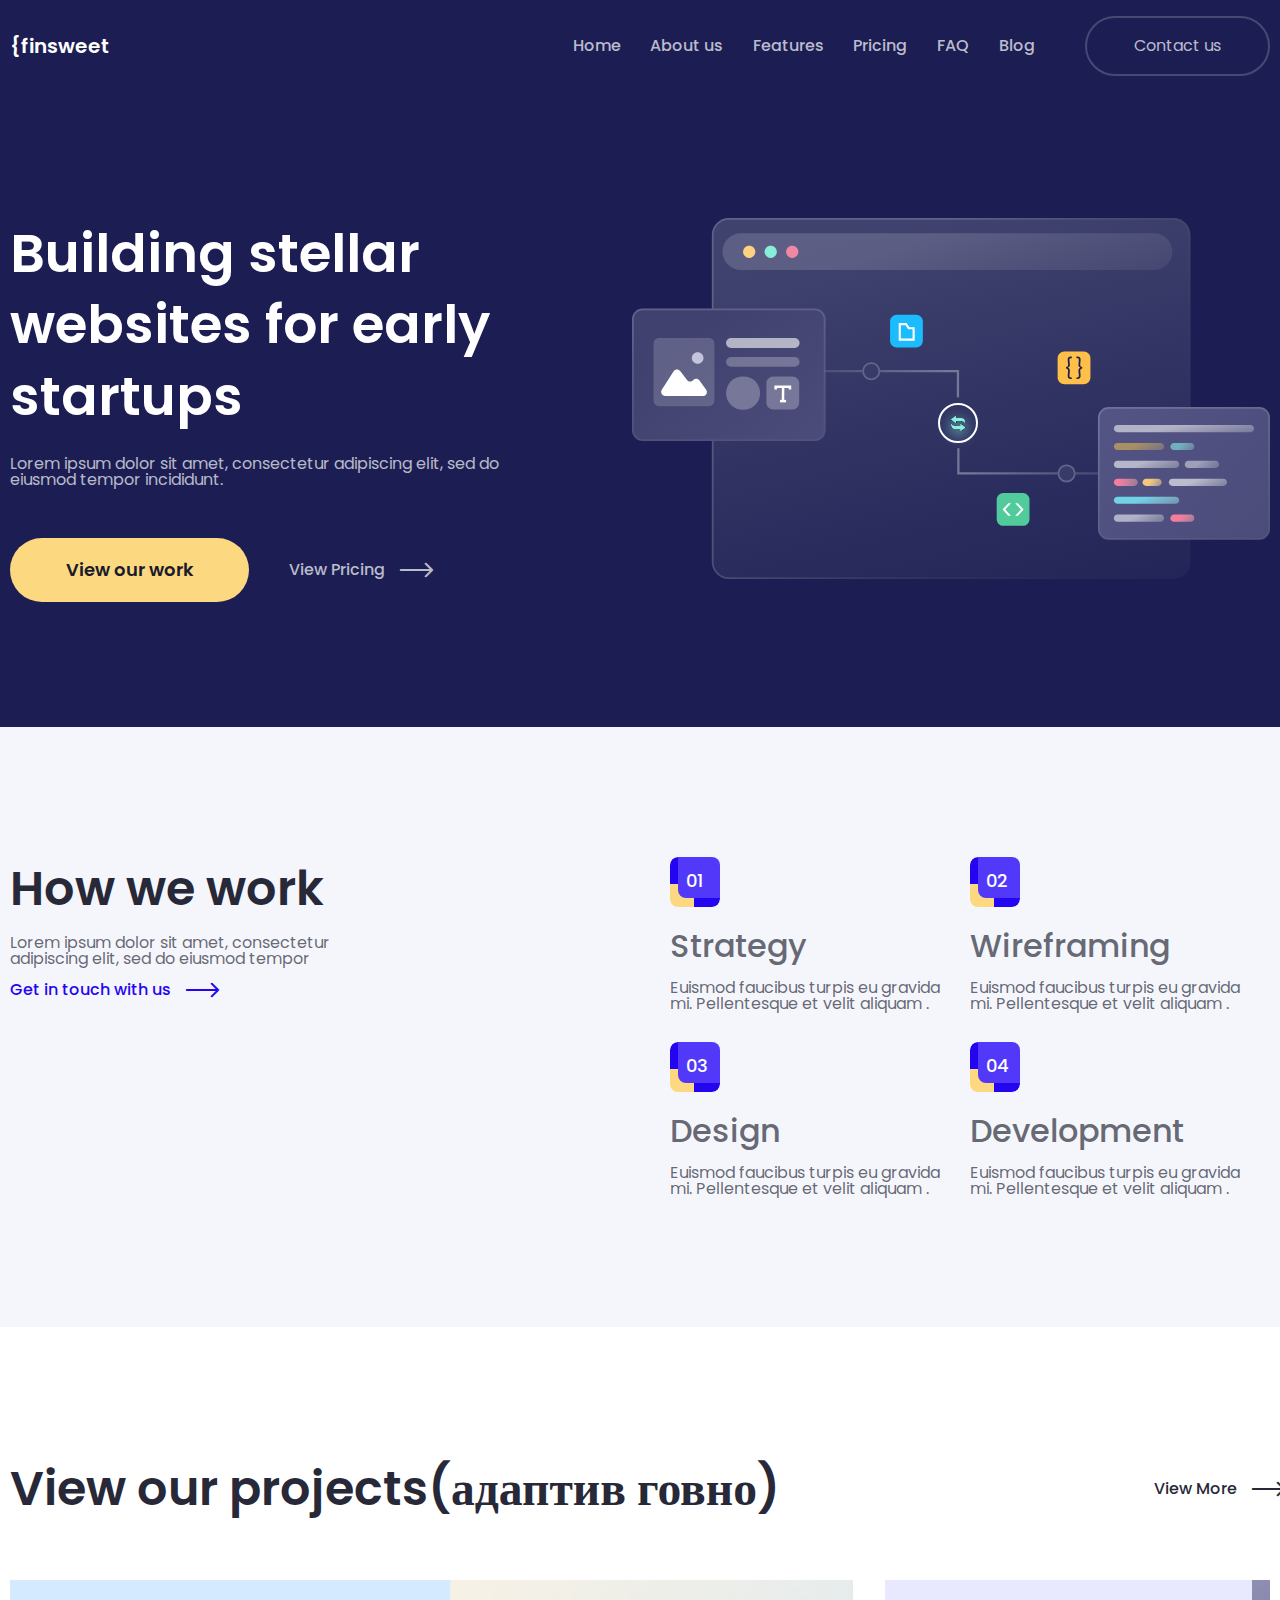
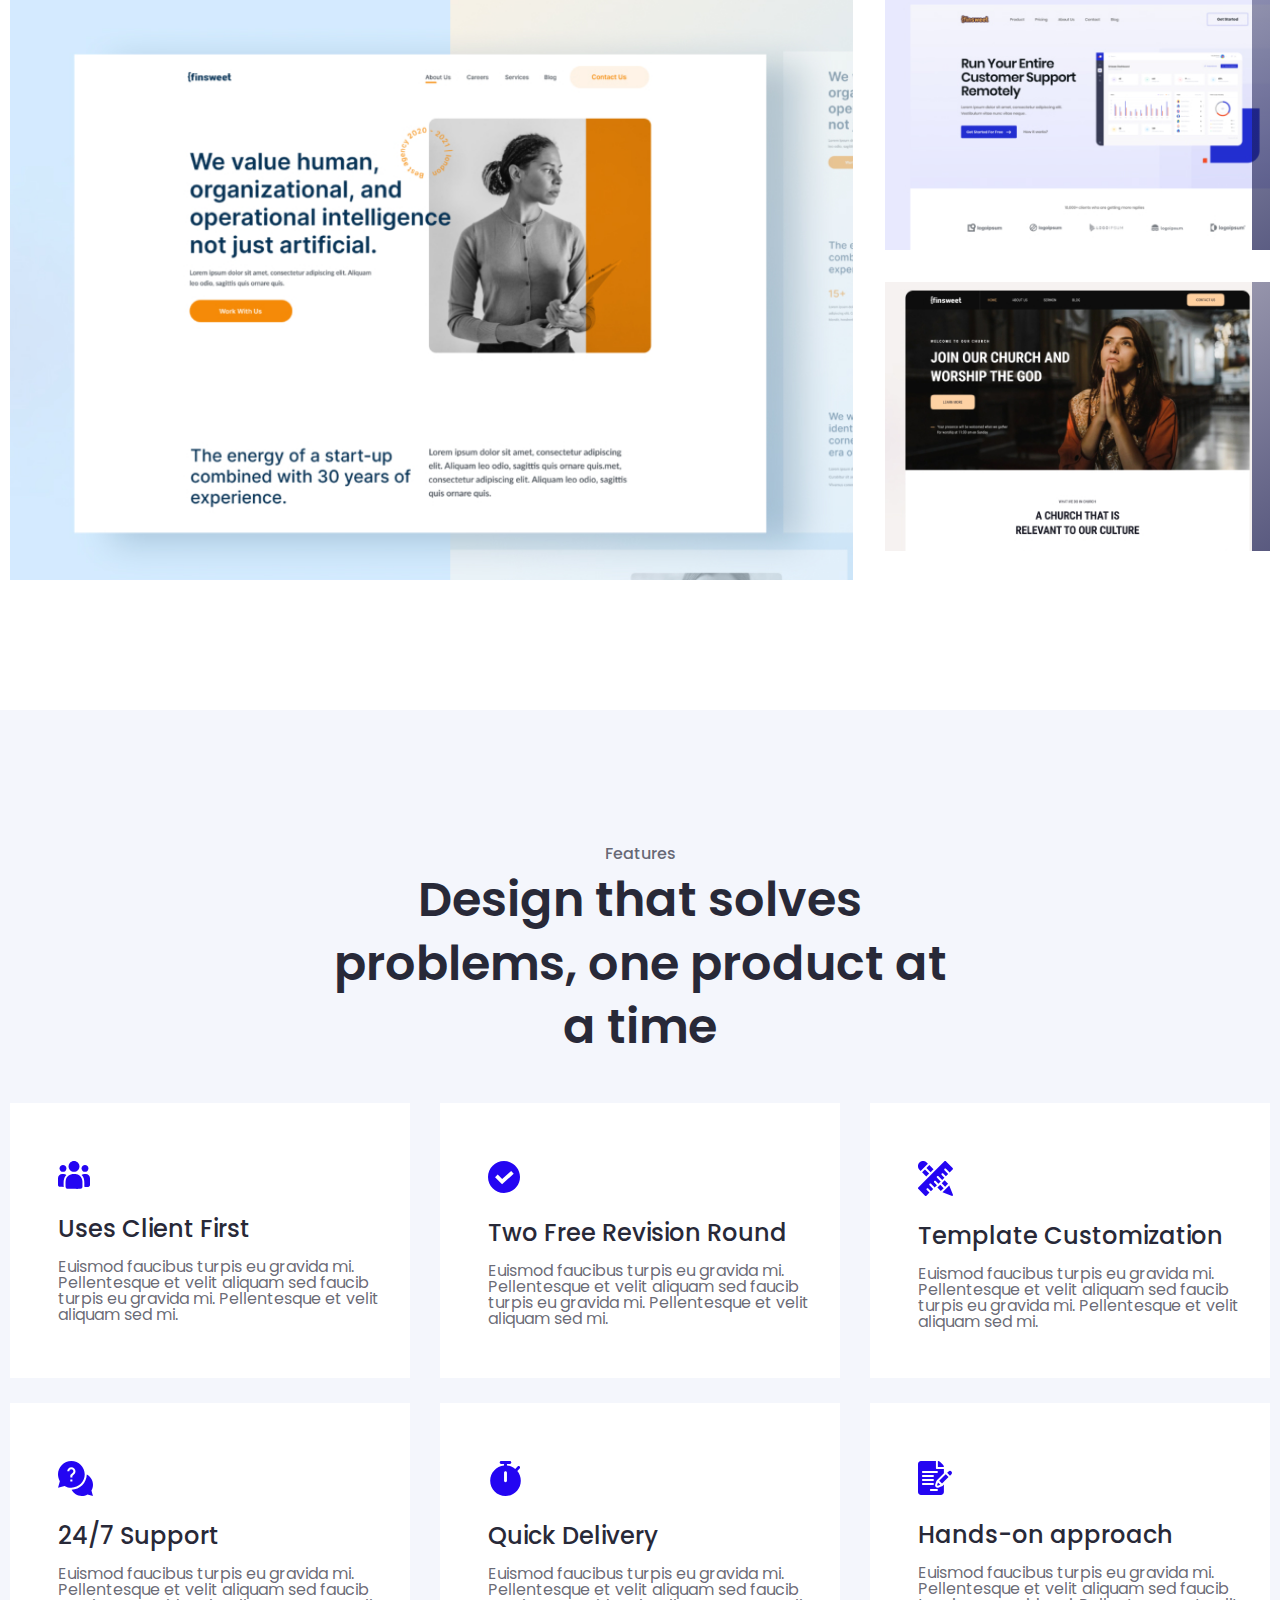
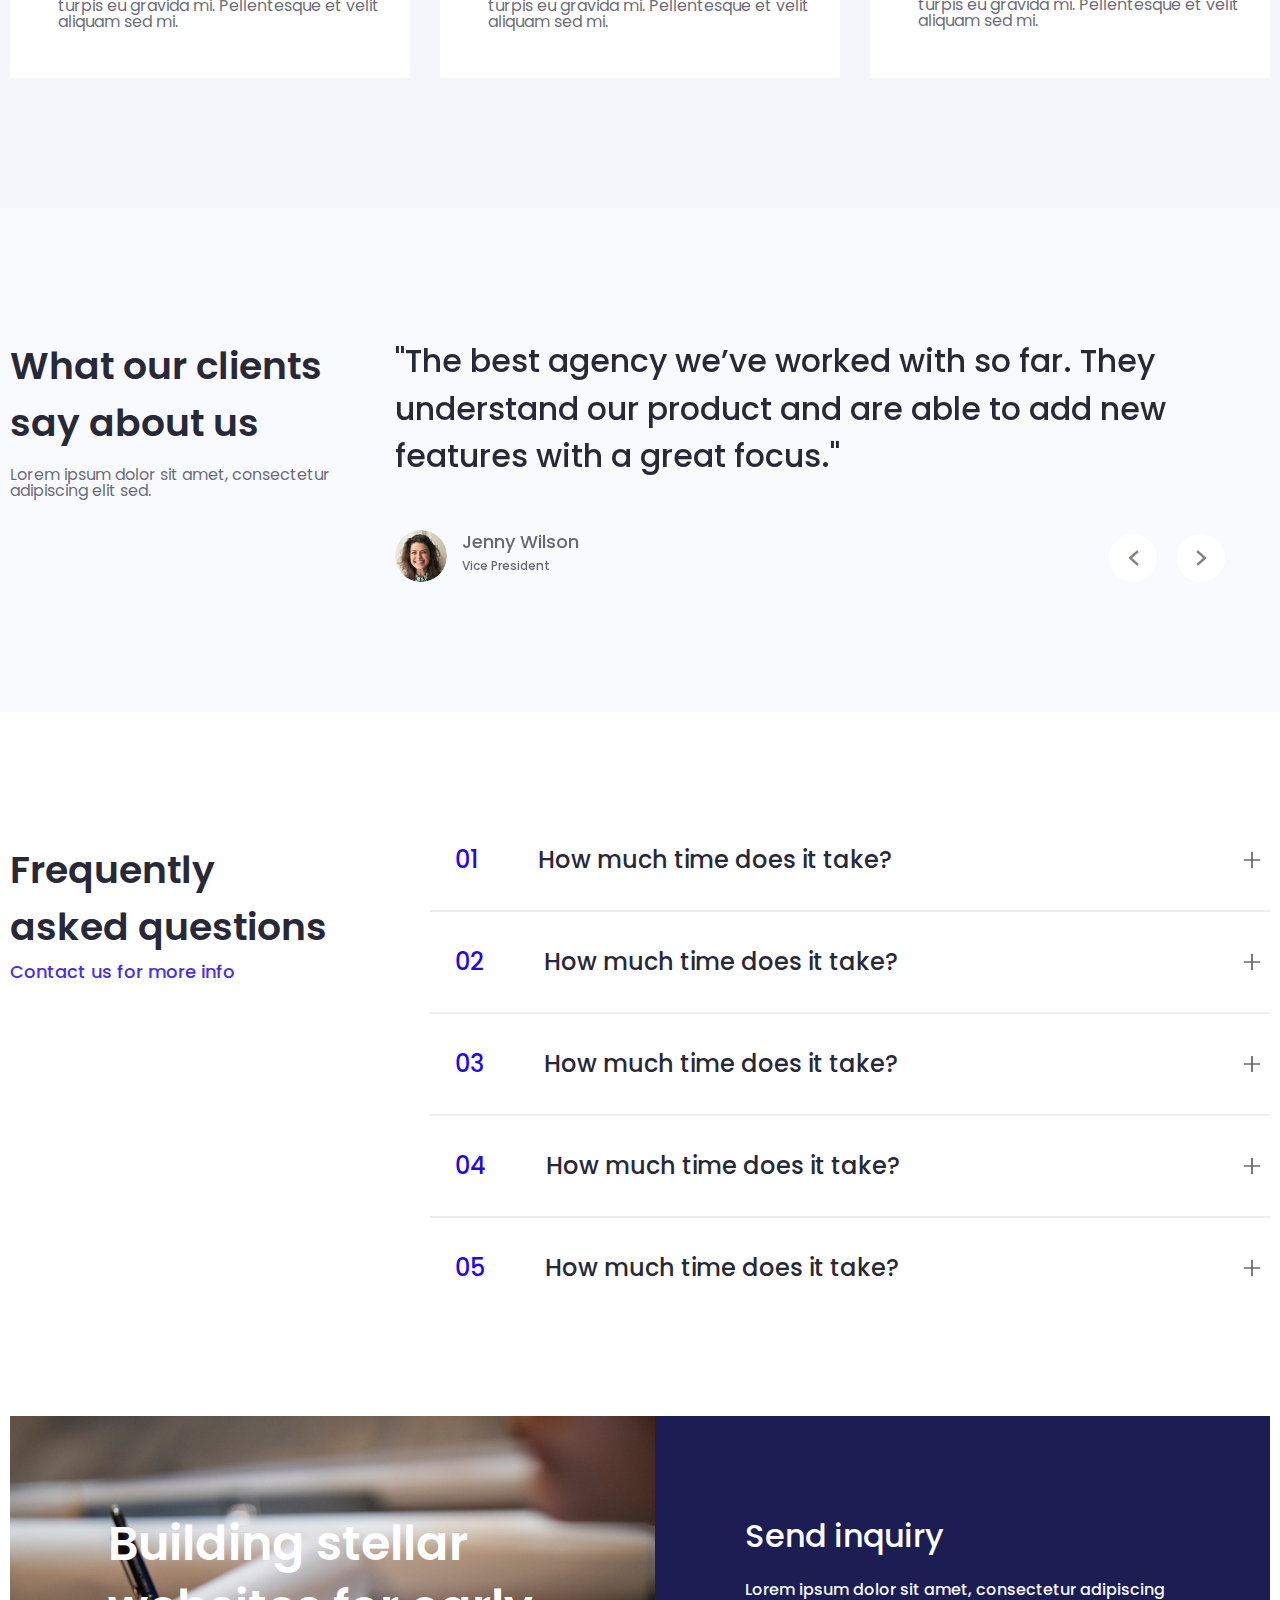
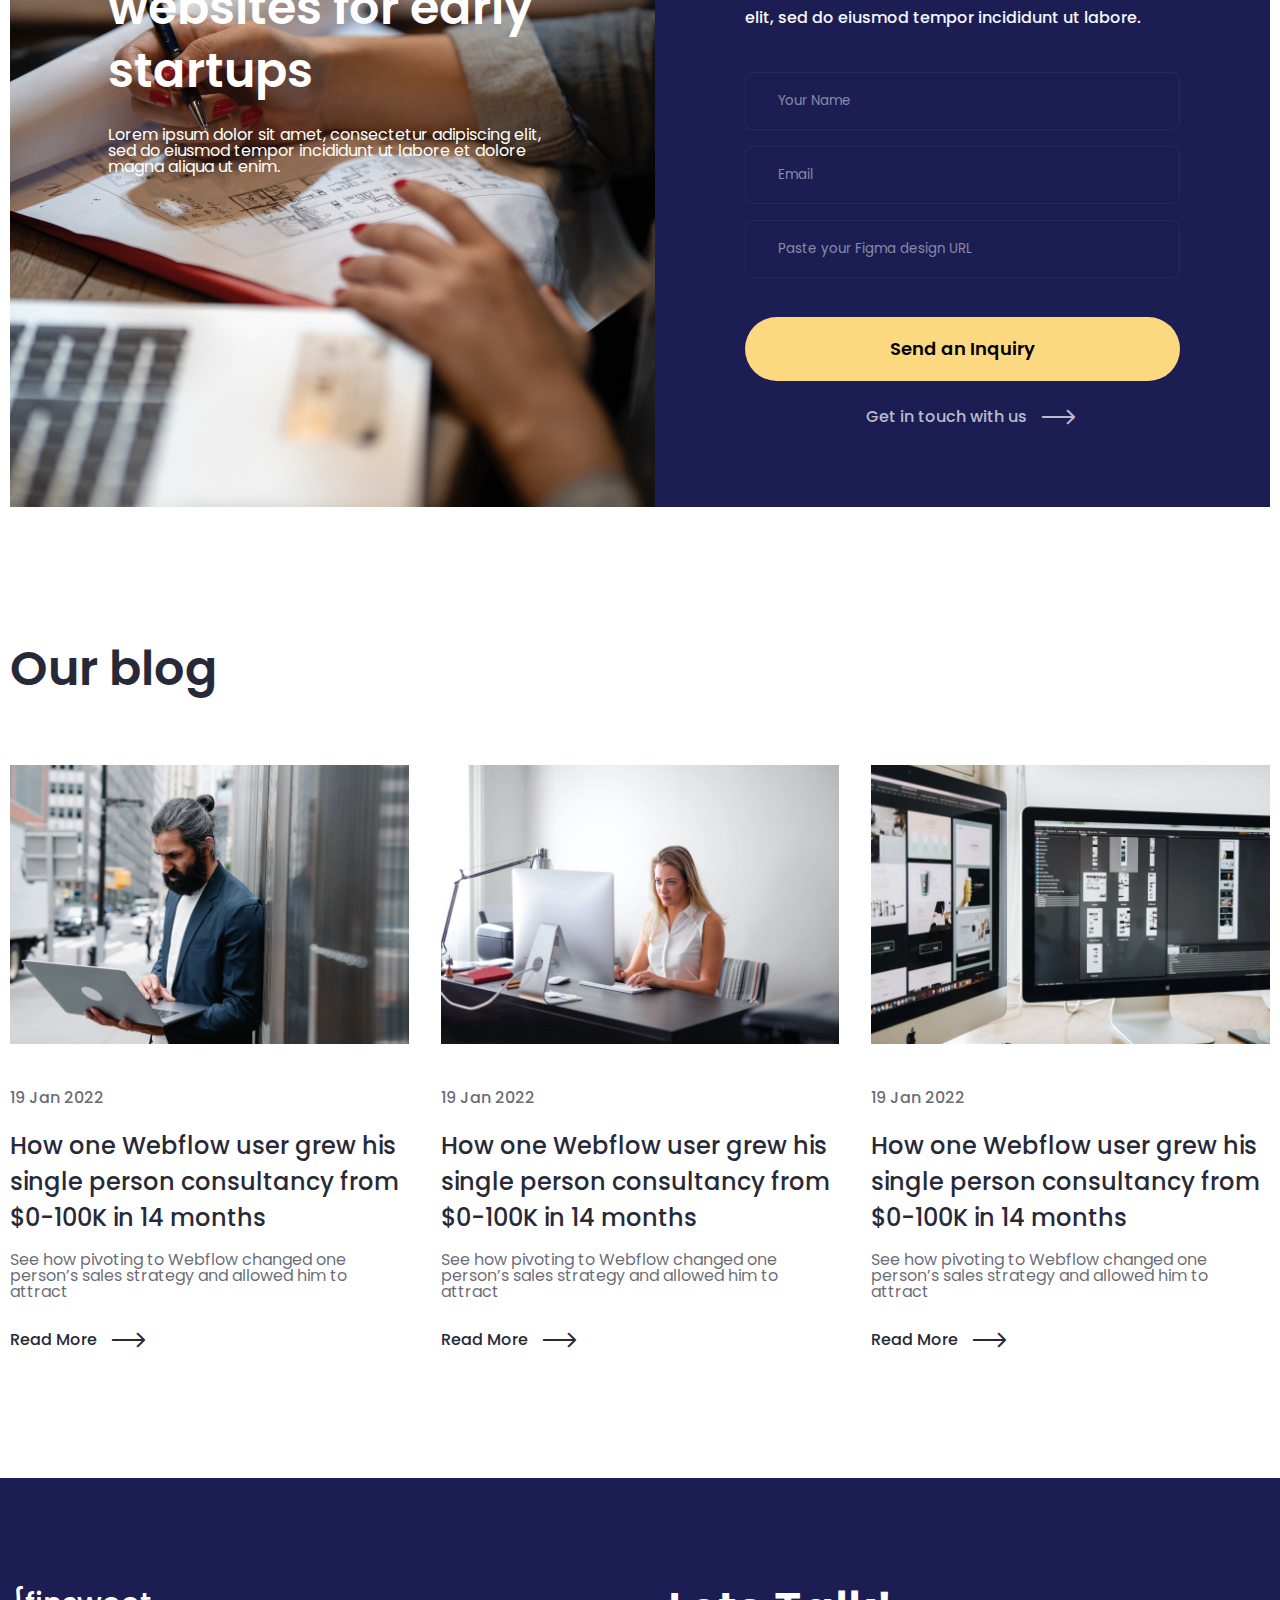
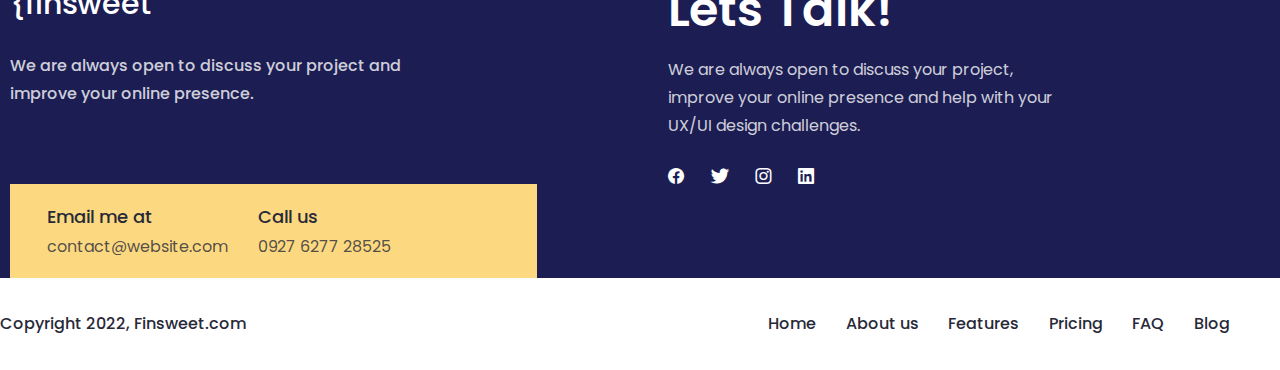
<file: index.html>
<!DOCTYPE html>
<html lang="en">

<head>
    <meta charset="UTF-8">
    <meta http-equiv="X-UA-Compatible" content="IE=edge">
    <meta name="viewport" content="width=device-width, initial-scale=1.0">
    <link rel="stylesheet" href="css/style.css">
    <link rel="stylesheet" href="https://cdn.jsdelivr.net/npm/swiper@8/swiper-bundle.min.css" />


    <title>{finsweet</title>
</head>

<body>
    <div class="wrapper">
        <header class="header">
            <div class="header__container">
                <a href="" class="header__logo">{finsweet</a>
                <div class="header__menu menu">
                    <nav class="menu__body">
                        <ul class="menu__list">
                            <li class="menu__item">
                                <a href="" class="menu__link">Home</a>
                            </li>
                            <li class="menu__item">
                                <a href="about.html" class="menu__link">About us</a>
                            </li>
                            <li class="menu__item">
                                <a href="features.html" class="menu__link">Features</a>
                            </li>
                            <li class="menu__item">
                                <a href="pricing.html" class="menu__link">Pricing</a>
                            </li>
                            <li class="menu__item">
                                <a href="" class="menu__link">FAQ</a>
                            </li>
                            <li class="menu__item">
                                <a href="" class="menu__link">Blog</a>
                            </li>
                        </ul>
                    </nav>
                </div>
                <div class="header__actions">
                    <a href="contactus.html" class="header__button">Contact us</a>
                    <!-- <div class="icon-menu"><span></span></div> -->
                    <button type="button" class="menu__icon icon-menu"><span></span></button>
                </div>
            </div>
        </header>
        <main class="page">
            <section class="head-home">
                <div class="head-home__container ">
                    <div class="head-home__decription">
                        <div class="head-home__title title54 title-white">Building stellar websites for early startups
                        </div>
                        <div class="head-home__text">Lorem ipsum dolor sit amet, consectetur adipiscing elit, sed do
                            eiusmod tempor incididunt.</div>
                        <div class="head-home__links">
                            <a href="work.html" class="head-home__link btn-bg">View our work</a>
                            <a href="pricing.html" class="head-home__link btn-arr _icon-Arrow1">View Pricing</a>
                        </div>
                    </div>
                    <div class="head-home__image">
                        <img src="/img/home/Illustration.svg" alt="">
                    </div>
                </div>
            </section>
            <section class="how-work">
                <div class="how-work__container">
                    <div class="how-work__description">
                        <div class="how-work__title title">How we work</div>
                        <div class="how-work__text text">Lorem ipsum dolor sit amet, consectetur adipiscing elit, sed do
                            eiusmod tempor</div>
                        <a href="work.html" class="how-work__link btn-arr _icon-Arrow1 ">Get in touch with us</a>
                    </div>
                    <div class="how-work__sub-description sub-description ">
                        <div class="sub-description__pair ">
                            <div class="sub-description__item">
                                <div class="sub-description__image-block">
                                    <img class="sub-description__image" src="img/icons/01.svg" alt="">
                                    <span class="sub-description__image-number">01</span>
                                </div>
                                <div class="sub-description__title">Strategy</div>
                                <div class="sub-description__text">Euismod faucibus turpis eu gravida mi. Pellentesque
                                    et velit aliquam .</div>
                            </div>
                            <div class="sub-description__item">
                                <div class="sub-description__image-block">
                                    <img class="sub-description__image" src="img/icons/01.svg" alt="">
                                    <span class="sub-description__image-number">02</span>
                                </div>
                                <div class="sub-description__title">Wireframing</div>
                                <div class="sub-description__text">Euismod faucibus turpis eu gravida mi. Pellentesque
                                    et velit aliquam .</div>
                            </div>
                        </div>
                        <div class="sub-description__pair ">
                            <div class="sub-description__item">
                                <div class="sub-description__image-block">
                                    <img class="sub-description__image" src="img/icons/01.svg" alt="">
                                    <span class="sub-description__image-number">03</span>
                                </div>
                                <div class="sub-description__title">Design</div>
                                <div class="sub-description__text">Euismod faucibus turpis eu gravida mi. Pellentesque
                                    et velit aliquam .</div>
                            </div>
                            <div class="sub-description__item">
                                <div class="sub-description__image-block">
                                    <img class="sub-description__image" src="img/icons/01.svg" alt="">
                                    <span class="sub-description__image-number">04</span>
                                </div>
                                <div class="sub-description__title">Development</div>
                                <div class="sub-description__text">Euismod faucibus turpis eu gravida mi. Pellentesque
                                    et velit aliquam .</div>
                            </div>
                        </div>

                    </div>
                </div>
            </section>
            <section class="our-projects">
                <div class="our-projects__container">
                    <div class="our-projects__head">
                        <div class="our-projects__title title">View our projects(адаптив говно)</div>
                        <a href="" class="our-projects__view-all btn-arr _icon-Arrow1">View More</a>
                    </div>
                    <div class="our-projects__body body-projects">
                        <div class="body-projects__big-item">
                            <div class="body-projects__big-image _ibg">
                                <img src="img/home/home01.jpg" alt="body-proj__big-image">
                                <!-- <img src="img/1920.1920.jpg" alt="body-proj__big-image"> -->
                            </div>
                            <div class="body-projects__big-description">
                                <a href="" class="body-projects__title">Workhub office Webflow Webflow Design</a>
                                <div class="body-projects__text">Euismod faucibus turpis eu gravida mi. Pellentesque et
                                    velit aliquam </div>
                                <a href="" class="body-projects__link btn-arr _icon-Arrow1">View project</a>
                            </div>
                        </div>
                        <div class="body-projects__small-items">
                            <div class="body-projects__small-item">
                                <div class="body-projects__small-image _ibg ">
                                    <img src="img/home/home02.jpg" alt="body-proj__small-image">
                                    <!-- <img src="img/1920.1920.jpg" alt="body-proj__big-image"> -->
                                </div>
                                <div class="body-projects__small-description">
                                    <div class="body-projects__title">Unisaas Website
                                        Design</div>
                                    <a href="" class="body-projects__link btn-arr _icon-Arrow1">View portfolio</a>
                                    <!-- <a href="" class="body-projects__link btn-arr _icon-Arrow1"></a> -->
                                </div>
                            </div>
                            <div class="body-projects__small-item">
                                <div class="body-projects__small-image _ibg">
                                    <img src="img/home/home03.jpg" alt="body-proj__small-image">
                                    <!-- <img src="img/1920.1920.jpg" alt="body-proj__big-image"> -->
                                </div>
                                <div class="body-projects__small-description">
                                    <div class="body-projects__title">Unisaas Website
                                        Design</div>
                                    <a href="" class="body-projects__link btn-arr _icon-Arrow1">View portfolio</a>
                                    <!-- <a href="" class="body-projects__link btn-arr _icon-Arrow1"></a> -->
                                </div>
                            </div>

                        </div>
                    </div>
                </div>
            </section>
            <section class="design">
                <div class="design__container">
                    <div class="design__subtitle">Features</div>
                    <div class="design__title title">Design that solves problems, one product at a time</div>
                    <div class="design__items">
                        <div class="design__item item-design">
                            <div class="item-design__picture">
                                <img class="item-design__icon" src="img/icons/1/clients.svg" alt="">
                            </div>
                            <div class="item-design__title">Uses Client First</div>
                            <div class="item-design__text">Euismod faucibus turpis eu gravida mi. Pellentesque et velit
                                aliquam sed faucib turpis eu gravida mi. Pellentesque et velit aliquam sed mi. </div>
                        </div>
                        <div class="design__item item-design">
                            <div class="item-design__picture">
                                <img class="item-design__icon" src="img/icons/1/check.svg" alt="">
                            </div>
                            <div class="item-design__title">Two Free Revision Round</div>
                            <div class="item-design__text">Euismod faucibus turpis eu gravida mi. Pellentesque et velit
                                aliquam sed faucib turpis eu gravida mi. Pellentesque et velit aliquam sed mi. </div>
                        </div>
                        <div class="design__item item-design">
                            <div class="item-design__picture">
                                <img class="item-design__icon" src="img/icons/1/pensil.svg" alt="">
                            </div>
                            <div class="item-design__title">Template Customization</div>
                            <div class="item-design__text">Euismod faucibus turpis eu gravida mi. Pellentesque et velit
                                aliquam sed faucib turpis eu gravida mi. Pellentesque et velit aliquam sed mi.
                            </div>
                        </div>
                        <div class="design__item item-design">
                            <div class="item-design__picture">
                                <img class="item-design__icon" src="img/icons/1/support.svg" alt="">
                            </div>
                            <div class="item-design__title">24/7 Support</div>
                            <div class="item-design__text">Euismod faucibus turpis eu gravida mi. Pellentesque et velit
                                aliquam sed faucib turpis eu gravida mi. Pellentesque et velit aliquam sed mi. </div>
                        </div>
                        <div class="design__item item-design">
                            <div class="item-design__picture">
                                <img class="item-design__icon" src="img/icons/1/time.svg" alt="">
                            </div>
                            <div class="item-design__title">Quick Delivery</div>
                            <div class="item-design__text">Euismod faucibus turpis eu gravida mi. Pellentesque et velit
                                aliquam sed faucib turpis eu gravida mi. Pellentesque et velit aliquam sed mi. </div>
                        </div>
                        <div class="design__item item-design">
                            <div class="item-design__picture">
                                <img class="item-design__icon" src="img/icons/1/note.svg" alt="">
                            </div>
                            <div class="item-design__title">Hands-on approach</div>
                            <div class="item-design__text">Euismod faucibus turpis eu gravida mi. Pellentesque et velit
                                aliquam sed faucib turpis eu gravida mi. Pellentesque et velit aliquam sed mi. </div>
                        </div>
                    </div>
                </div>
            </section>
            <section class="review">
                <div class="review__container">
                    <div class="review__description">
                        <div class="review__title title38">What our clients say about us</div>
                        <div class="review__subtitle text">Lorem ipsum dolor sit amet, consectetur adipiscing elit sed.
                        </div>
                    </div>
                    <div class="review__content content-review swiper">

                        <div class="content-review__wrapper swiper-wrapper">
                            <div class="content-review__slide swiper-slide">
                                <div class="content-review__comment">"The best agency we’ve worked with so far. They
                                    understand our
                                    product and are able to add new features with a great focus."</div>
                                <div class="content-review__autor">
                                    <img class="content-review__avatar" src="img/home/avatar.jpg" alt="">
                                    <div class="content-review__autor-info">
                                        <div class="content-review__autor-name">Jenny Wilson</div>
                                        <div class="content-review__autor-post">Vice President</div>
                                    </div>
                                </div>
                            </div>
                            <div class="content-review__slide swiper-slide">
                                <div class="content-review__comment">"Как тут быть с этим стрелками? если в этом блоке
                                    много текста то получается херня."</div>
                                <div class="content-review__autor">
                                    <img class="content-review__avatar" src="img/home/avatar.jpg" alt="">
                                    <div class="content-review__autor-info">
                                        <div class="content-review__autor-name">Jenny Wilson</div>
                                        <div class="content-review__autor-post">Vice President</div>
                                    </div>
                                </div>
                            </div>
                            <div class="content-review__slide swiper-slide">
                                <div class="content-review__comment">"Как тут быть с этим стрелками? если в этом блоке
                                    много текста то получается херня." </div>
                                <div class="content-review__autor">
                                    <img class="content-review__avatar" src="img/home/avatar.jpg" alt="">
                                    <div class="content-review__autor-info">
                                        <div class="content-review__autor-name">Jenny Wilson</div>
                                        <div class="content-review__autor-post">Vice President</div>
                                    </div>
                                </div>
                            </div>
                        </div>

                        <div class="content-review__arrows">
                            <!-- If we need navigation buttons -->
                            <div class="content-review__arrow-prev _icon-arrow-slide swiper-button-prev "></div>
                            <div class="content-review__arrow-next _icon-arrow-slide swiper-button-next"></div>
                        </div>
                    </div>

                </div>
                <!-- </div> -->
            </section>
            <section class="faq">
                <div class="faq__container">
                    <div class="faq__description">
                        <div class="faq__title title38">Frequently asked questions</div>
                        <a href="" class="faq__link">Contact us for more info </a>
                    </div>
                    <div class="faq__items">
                        <div class="faq__item item-faq">
                            <header class="item-faq__header">
                                <div class="item-faq__number">01</div>
                                <div class="item-faq__title">How much time does it take?</div>
                            </header>
                            <div class="item-faq__body">Открывается нихера не плавно. Lorem ipsum dolor sit amet,
                                consectetur
                                adipiscing elit, sed do
                                eiusmod tempor incididunt ut labore et dolore magna aliqua.</div>
                        </div>
                        <div class="faq__item item-faq">
                            <header class="item-faq__header">
                                <div class="item-faq__number">02</div>
                                <div class="item-faq__title">How much time does it take?</div>
                            </header>
                            <div class="item-faq__body">Открывается нихера не плавно. Lorem ipsum dolor sit amet,
                                consectetur
                                adipiscing elit, sed do
                                eiusmod tempor incididunt ut labore et dolore magna aliqua.</div>
                        </div>
                        <div class="faq__item item-faq">
                            <div class="item-faq__header">
                                <div class="item-faq__number">03</div>
                                <div class="item-faq__title">How much time does it take?</div>
                            </div>
                            <div class="item-faq__body"> Открывается нихера не плавно.Lorem ipsum dolor sit amet,
                                consectetur
                                adipiscing elit, sed do
                                eiusmod tempor incididunt ut labore et dolore magna aliqua.</div>
                        </div>
                        <div class="faq__item item-faq">
                            <div class="item-faq__header">
                                <div class="item-faq__number">04</div>
                                <div class="item-faq__title">How much time does it take?</div>
                            </div>
                            <div class="item-faq__body">Lorem ipsum dolor sit amet, consectetur adipiscing elit, sed do
                                eiusmod tempor incididunt ut labore et dolore magna aliqua.</div>
                        </div>
                        <div class="faq__item item-faq">
                            <div class="item-faq__header">
                                <div class="item-faq__number">05</div>
                                <div class="item-faq__title">How much time does it take?</div>
                            </div>
                            <div class="item-faq__body">Lorem ipsum dolor sit amet, consectetur adipiscing elit, sed do
                                eiusmod tempor incididunt ut labore et dolore magna aliqua.</div>
                        </div>
                    </div>
                </div>
            </section>
            <section class="inquiry">
                <div class="inquiry__container">
                    <div class="inquiry__description">
                        <div class="inquiry__title title title-white">Building stellar websites for early startups</div>
                        <div class="inquiry__text">Lorem ipsum dolor sit amet, consectetur adipiscing elit, sed do
                            eiusmod tempor incididunt ut labore et dolore magna aliqua ut enim.</div>
                    </div>
                    <img class="inquiry__image" src="img/home/woman-writing.jpg" alt="">

                    <div class="inquiry__form form-inquiry">
                        <div class="form-inquiry__block">
                            <div class="form-inquiry__title">Send inquiry</div>
                            <div class="form-inquiry__subtitle">Lorem ipsum dolor sit amet, consectetur adipiscing elit,
                                sed
                                do eiusmod tempor incididunt ut labore.</div>
                            <form action="" class="form-inquiry__form-body">
                                <input type="text" name="form[]" placeholder="Your Name" class="form-inquiry__input">
                                <input autocomplete="off" type="text" name="form[]" placeholder="Email"
                                    class="form-inquiry__input">
                                <input autocomplete="off" type="text" name="form[]"
                                    placeholder="Paste your Figma design URL" class="form-inquiry__input">
                                <button class="form-inquiry__button" type="submit">Send an Inquiry</button>
                                <a href="" class="form-inquiry__link btn-arr _icon-Arrow1">Get in touch with us</a>
                            </form>
                        </div>
                    </div>
                </div>
            </section>
            <section class="our-blog">
                <div class="our-blog__container">
                    <div class="our-blog__title title">Our blog</div>
                    <div class="our-blog__items">
                        <div class="our-blog__item item-our-blog">
                            <div class="item-our-blog__image _ibg">
                                <img src="img/home/arabic-businessman.jpg" alt="">
                            </div>
                            <div class="item-our-blog__date">19 Jan 2022</div>
                            <div class="item-our-blog__title">How one Webflow user grew his single person consultancy
                                from $0-100K in 14 months</div>
                            <div class="item-our-blog__text text">See how pivoting to Webflow changed one person’s sales
                                strategy and allowed him to attract</div>
                            <a href="" class="item-our-blog__link btn-arr _icon-Arrow1">Read More</a>
                        </div>
                        <div class="our-blog__item item-our-blog">
                            <div class="item-our-blog__image _ibg">
                                <img src="img/home/woman-in.jpg" alt="">
                            </div>
                            <div class="item-our-blog__date">19 Jan 2022</div>
                            <div class="item-our-blog__title">How one Webflow user grew his single person consultancy
                                from $0-100K in 14 months</div>
                            <div class="item-our-blog__text text">See how pivoting to Webflow changed one person’s sales
                                strategy and allowed him to attract</div>
                            <a href="" class="item-our-blog__link btn-arr _icon-Arrow1">Read More</a>
                        </div>
                        <div class="our-blog__item item-our-blog">
                            <div class="item-our-blog__image _ibg">
                                <img src="img/home/apple-monitors.jpg" alt="">
                            </div>
                            <div class="item-our-blog__date">19 Jan 2022</div>
                            <div class="item-our-blog__title">How one Webflow user grew his single person consultancy
                                from $0-100K in 14 months</div>
                            <div class="item-our-blog__text text">See how pivoting to Webflow changed one person’s sales
                                strategy and allowed him to attract</div>
                            <a href="" class="item-our-blog__link btn-arr _icon-Arrow1">Read More</a>
                        </div>
                    </div>
                </div>
            </section>


        </main>
        <footer class="footer">
            <div class="footer__container">
                <div class="footer__descriptions">
                    <div class="footer__part-one">
                        <div class="footer__logo">{finsweet</div>
                        <div class="footer__logo-text">We are always open to discuss your project and improve your
                            online presence.</div>
                    </div>
                    <div class="footer__part-two">
                        <div class="footer__title title title-white">Lets Talk!</div>
                        <div class="footer__subtitle">We are always open to discuss your project, improve your
                            online
                            presence and help with your UX/UI design challenges.</div>
                        <div class="footer__icon-links">
                            <a href="" class="footer__link _icon-fb"></a>
                            <a href="" class="footer__link _icon-twi"></a>
                            <a href="" class="footer__link _icon-inst"></a>
                            <a href="" class="footer__link _icon-linkd"></a>
                        </div>
                    </div>

                </div>
                <div class="footer__contacts">
                    <div class="footer__contacts-mail">
                        <div class="footer__row-cont">Email me at</div>
                        <div class="footer__email">contact@website.com</div>
                    </div>
                    <div class="footer__contacts-tel">
                        <div class="footer__row-cont">Call us</div>
                        <div class="footer__tel-num">0927 6277 28525</div>
                    </div>
                </div>
            </div>
            <div class="footer__menu">
                <div class="footer__down-container">
                    <div class="footer__copy">Copyright 2022, Finsweet.com</div>
                    <div class="header__menu menu-footer">
                        <div class="header__menu menu">
                            <nav class="menu__body">
                                <ul class="menu__list">
                                    <li class="menu__item">
                                        <a href="" class="menu__link">Home</a>
                                    </li>
                                    <li class="menu__item">
                                        <a href="" class="menu__link">About us</a>
                                    </li>
                                    <li class="menu__item">
                                        <a href="" class="menu__link">Features</a>
                                    </li>
                                    <li class="menu__item">
                                        <a href="" class="menu__link">Pricing</a>
                                    </li>
                                    <li class="menu__item">
                                        <a href="" class="menu__link">FAQ</a>
                                    </li>
                                    <li class="menu__item">
                                        <a href="" class="menu__link">Blog</a>
                                    </li>
                                </ul>
                            </nav>
                        </div>
                    </div>

                </div>
            </div>
        </footer>
    </div>


    <script src="https://cdn.jsdelivr.net/npm/swiper@8/swiper-bundle.min.js"></script>
    <script src="js/script.js"></script>


</body>

</html>
</file>
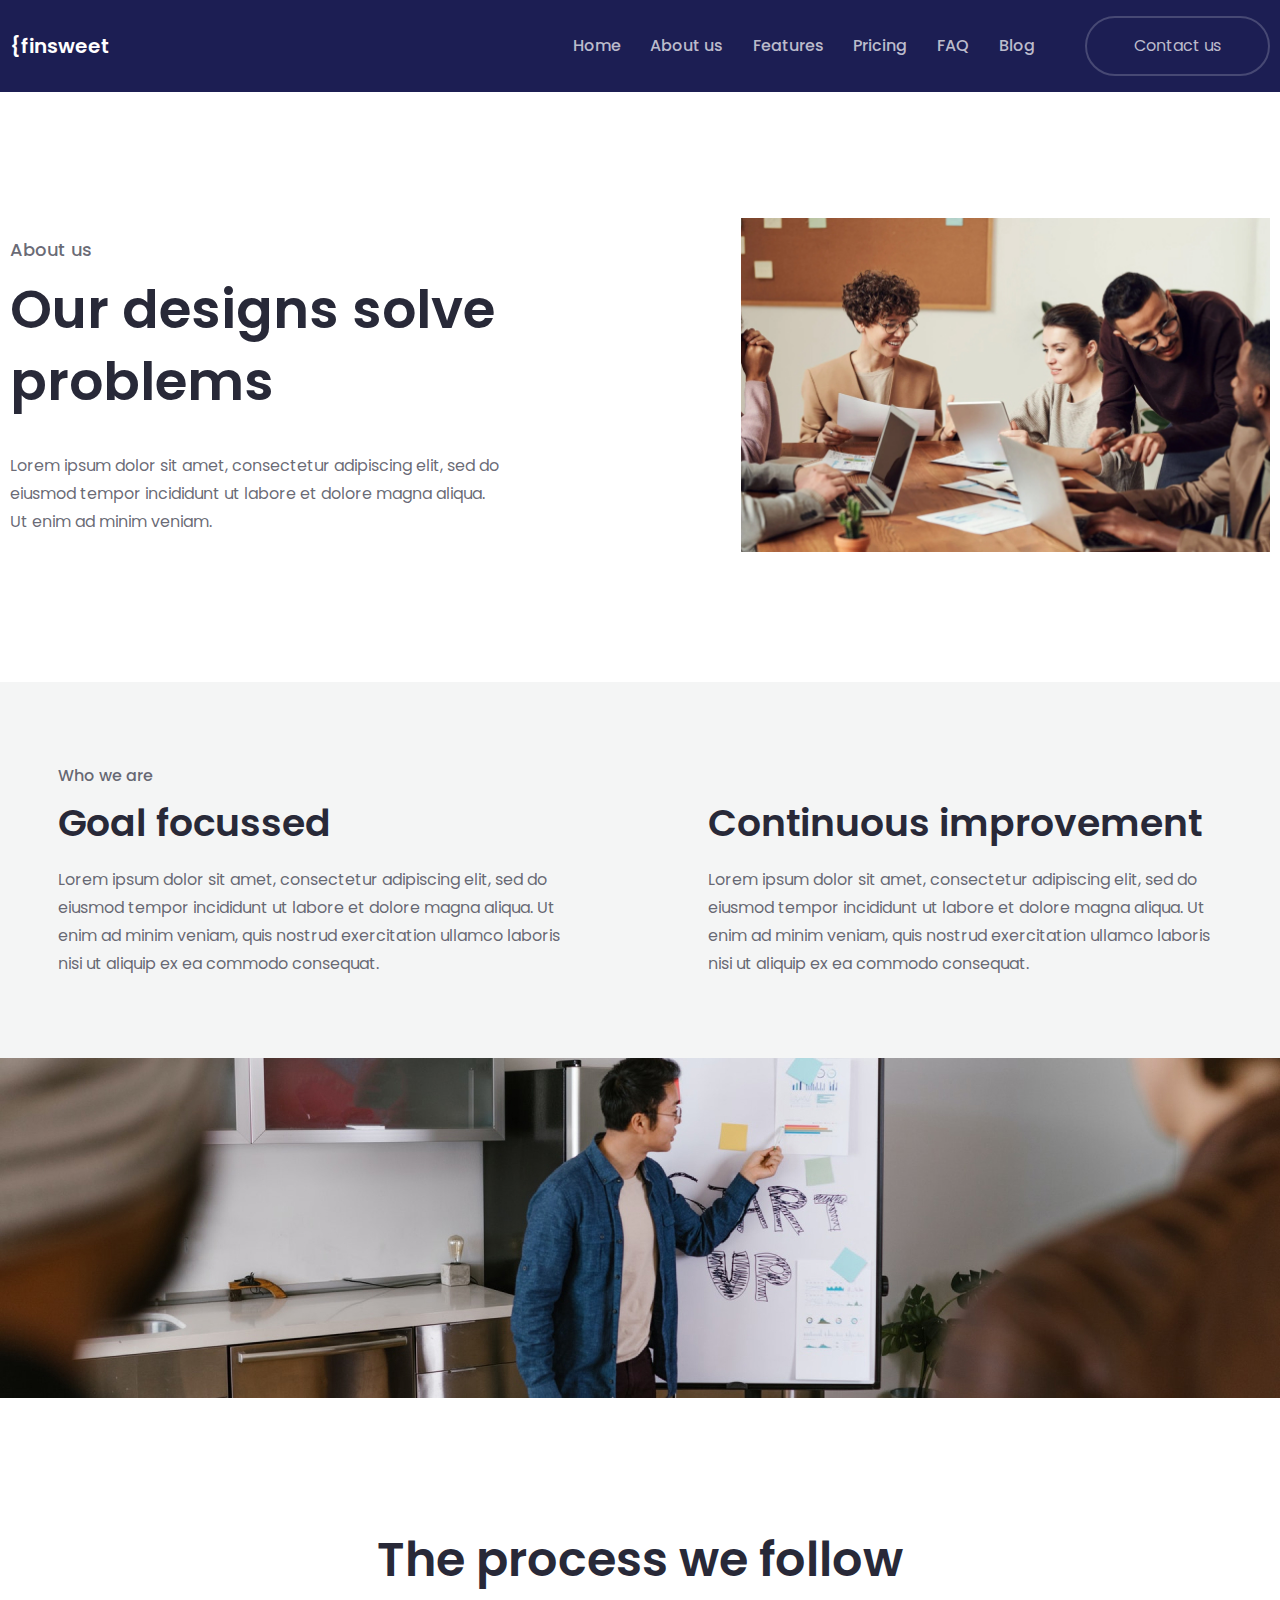
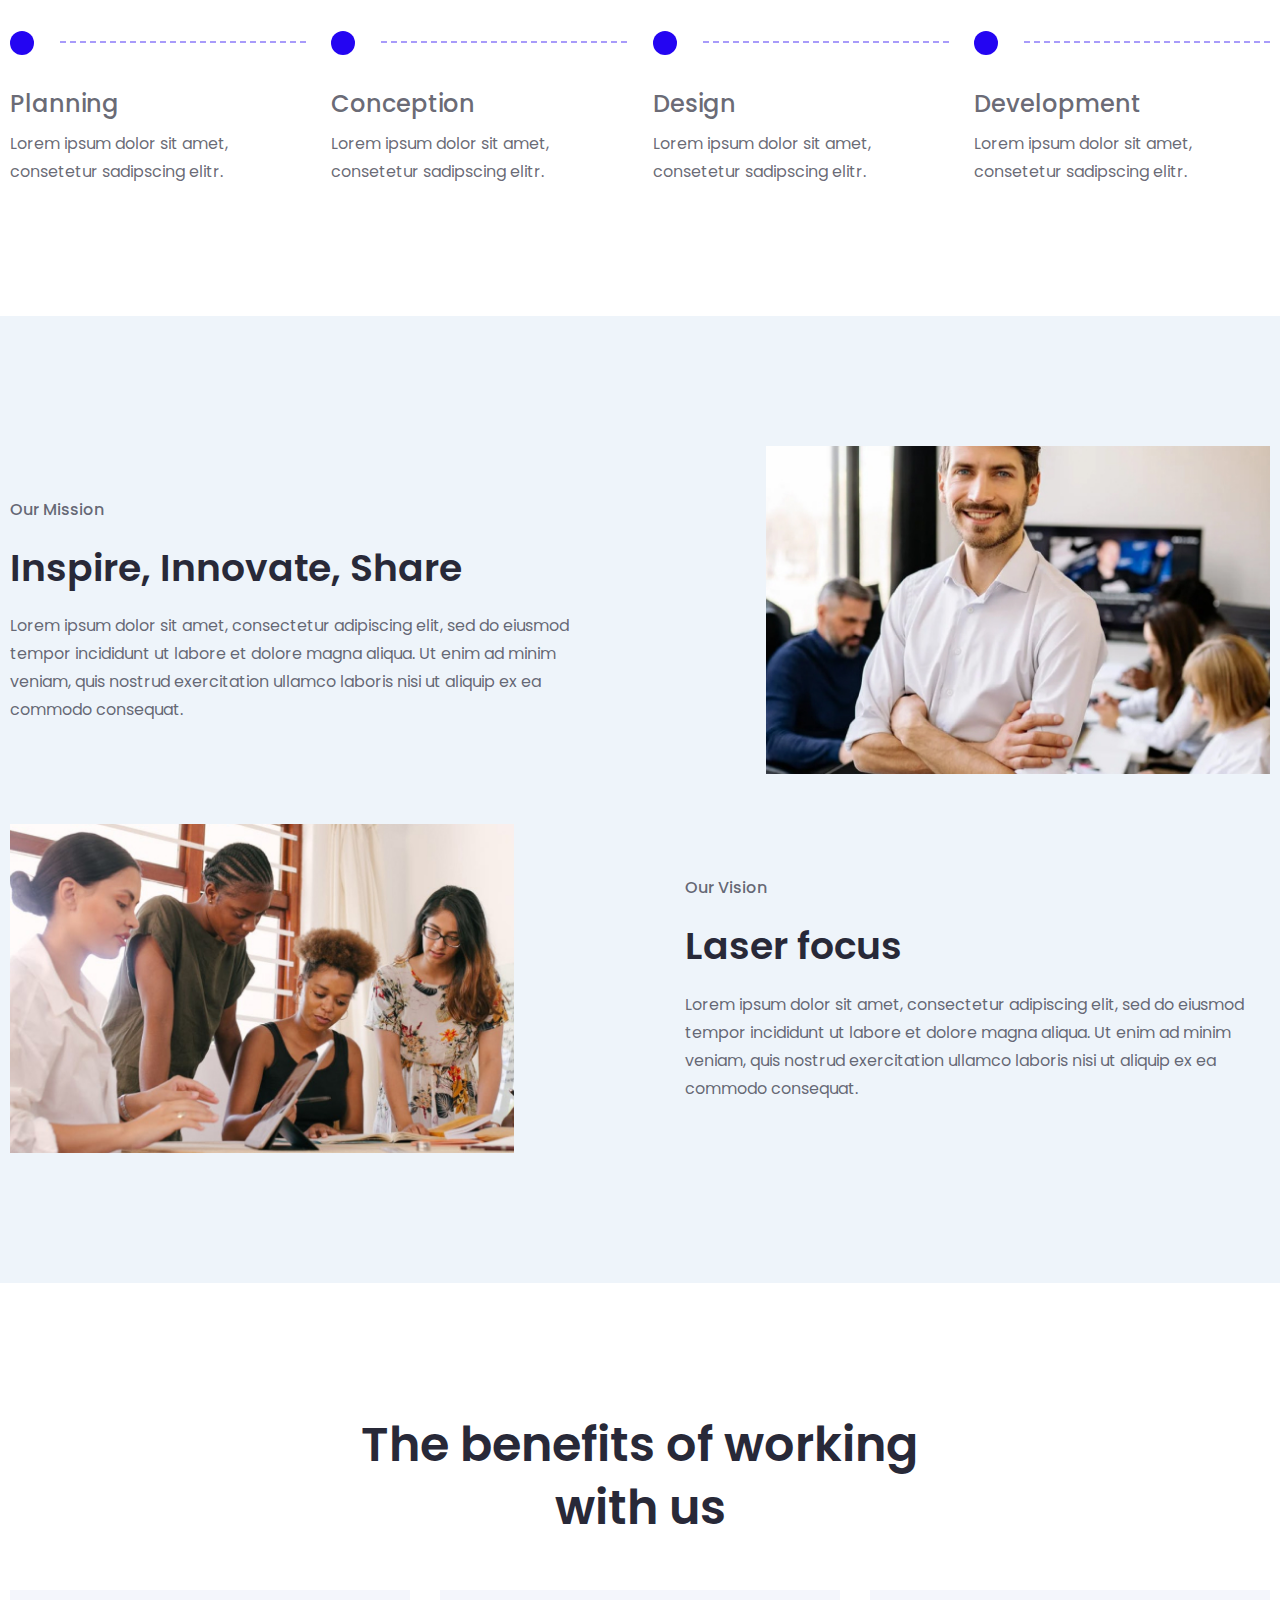
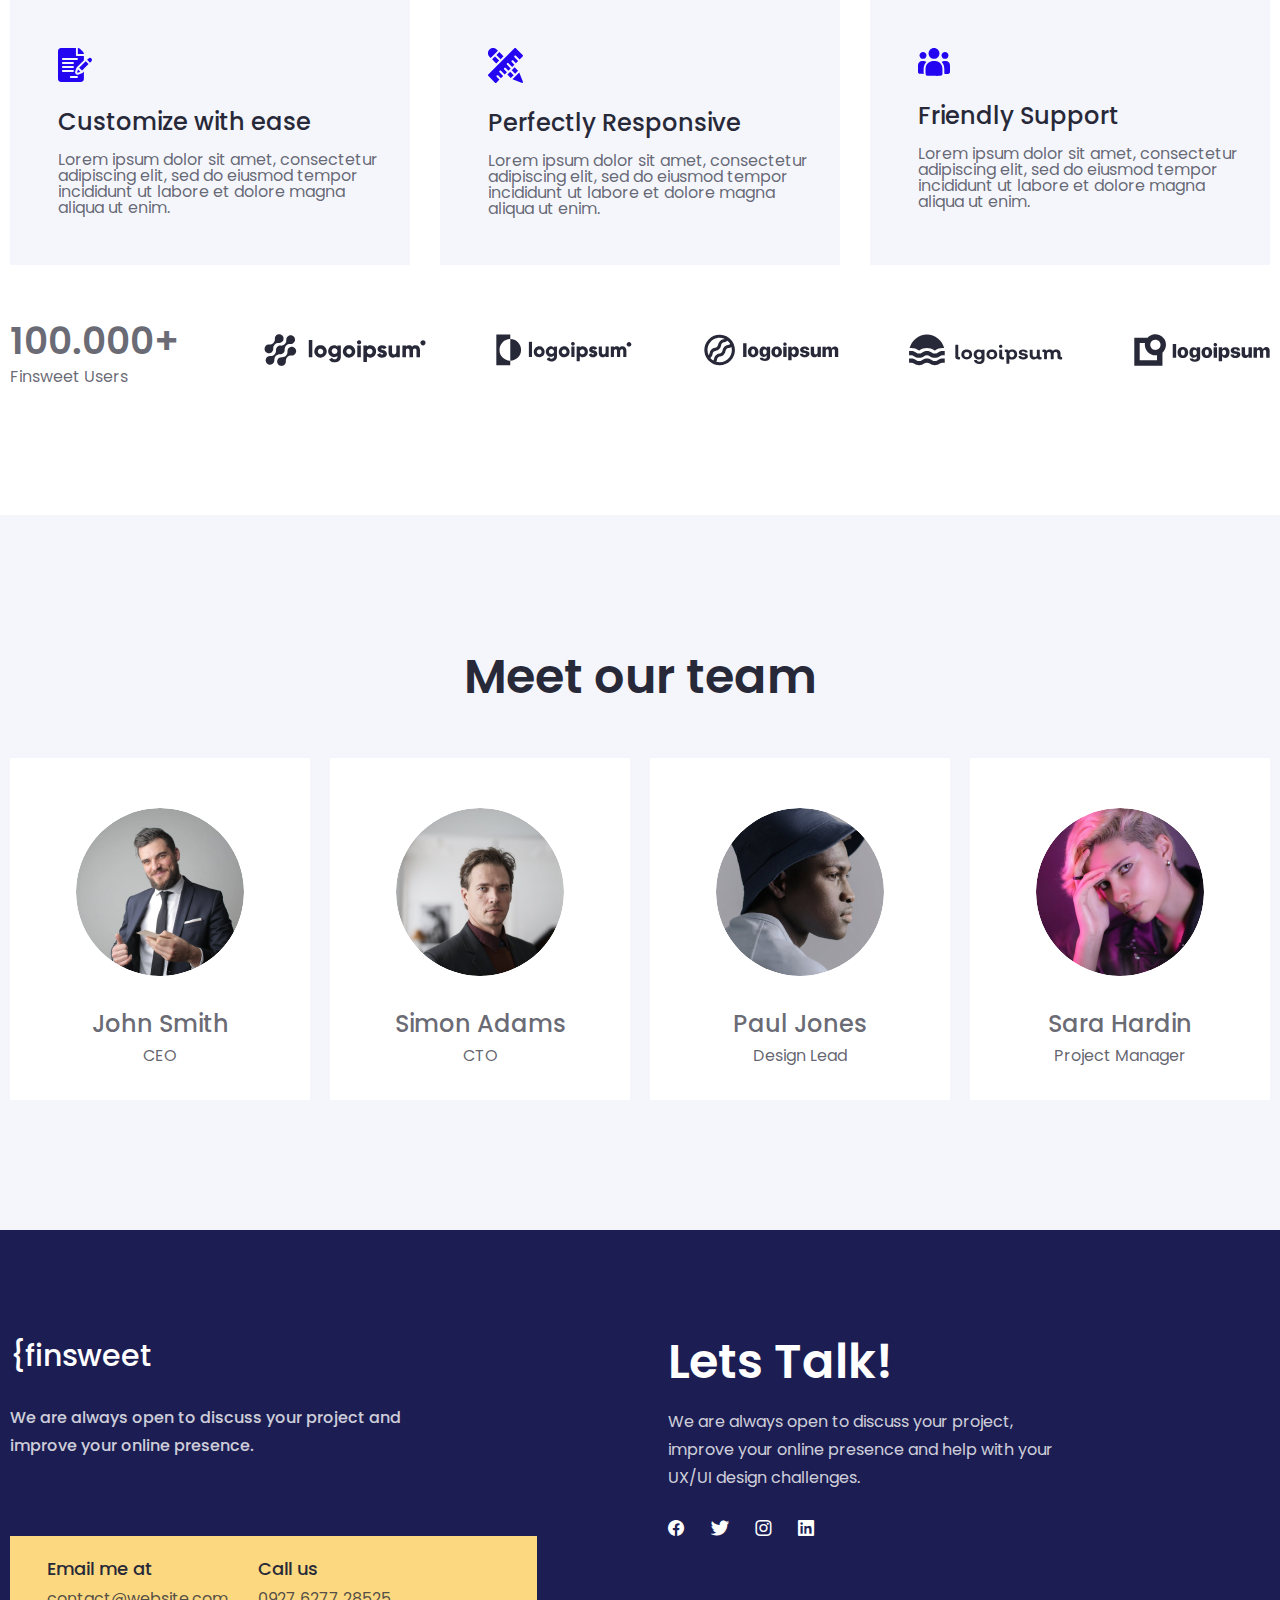
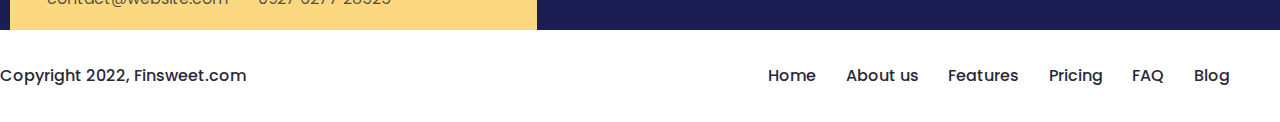
<file: about.html>
<!DOCTYPE html>
<html lang="en">

<head>
    <meta charset="UTF-8">
    <meta http-equiv="X-UA-Compatible" content="IE=edge">
    <meta name="viewport" content="width=device-width, initial-scale=1.0">
    <link rel="stylesheet" href="css/style.css">
    <link rel="stylesheet" href="https://cdn.jsdelivr.net/npm/swiper@8/swiper-bundle.min.css" />


    <title>{finsweet</title>
</head>

<body>
    <div class="wrapper">
        <header class="header">
            <div class="header__container">
                <a href="index.html" class="header__logo">{finsweet</a>
                <div class="header__menu menu">
                    <nav class="menu__body">
                        <ul class="menu__list">
                            <li class="menu__item">
                                <a href="index.html" class="menu__link">Home</a>
                            </li>
                            <li class="menu__item">
                                <a href="about.html" class="menu__link">About us</a>
                            </li>
                            <li class="menu__item">
                                <a href="features.html" class="menu__link">Features</a>
                            </li>
                            <li class="menu__item">
                                <a href="pricing.html" class="menu__link">Pricing</a>
                            </li>
                            <li class="menu__item">
                                <a href="" class="menu__link">FAQ</a>
                            </li>
                            <li class="menu__item">
                                <a href="" class="menu__link">Blog</a>
                            </li>
                        </ul>
                    </nav>
                </div>
                <div class="header__actions">
                    <a href="contactus.html" class="header__button">Contact us</a>
                    <!-- <div class="icon-menu"><span></span></div> -->
                    <button type="button" class="menu__icon icon-menu"><span></span></button>
                </div>
            </div>
        </header>
        <main class="page">
            <section class="about">
                <div class="about__container">
                    <div class="about__description">
                        <div class="about__subtitle">About us</div>
                        <div class="about__title title54">Our designs solve problems</div>
                        <div class="about__text">Lorem ipsum dolor sit amet, consectetur adipiscing elit, sed do eiusmod
                            tempor incididunt ut labore et dolore magna aliqua. Ut enim ad minim veniam.</div>
                    </div>
                    <div class="about__content _ibg">
                        <img src="img/about/01.jpg" alt="first-image">
                        <!-- <img src="img/1920.1920.jpg" alt=""> -->
                        <!-- <img class="about__image " src="img/1920.1920.jpg" alt=""> -->
                        <!-- <img class="about__image " src="img/1920.1920.jpg" alt=""> -->
                    </div>
                </div>
            </section>
            <section class="who-we">
                <div class="who-we__container">
                    <div class="who-we__description">
                        <!-- <div class="who-we__subtitle">Who we are</div> -->
                        <div class="who-we__body">
                            <div class="who-we__body-first">
                                <div class="who-we__subtitle">Who we are</div>

                                <div class="who-we__body-title title38">Goal focussed</div>
                                <div class="who-we__body-text">Lorem ipsum dolor sit amet, consectetur adipiscing elit,
                                    sed do eiusmod tempor incididunt ut labore et dolore magna aliqua. Ut enim ad minim
                                    veniam, quis nostrud exercitation ullamco laboris nisi ut aliquip ex ea commodo
                                    consequat.</div>
                            </div>
                            <div class="who-we__body-secont">
                                <div class="who-we__body-title title38">Continuous improvement</div>
                                <div class="who-we__body-text">Lorem ipsum dolor sit amet, consectetur adipiscing elit,
                                    sed do eiusmod tempor incididunt ut labore et dolore magna aliqua. Ut enim ad minim
                                    veniam, quis nostrud exercitation ullamco laboris nisi ut aliquip ex ea commodo
                                    consequat.</div>
                            </div>
                        </div>
                    </div>
                    <div class="who-we__image _ibg">
                        <img src="/img/about/02.jpg" alt="">
                        <!-- <img src="img/1920.1920.jpg" alt=""> -->

                    </div>
                </div>
            </section>
            <section class="process">
                <div class="process__container">
                    <div class="process__title title">The process we follow</div>
                    <div class="process__items items-process">
                        <div class="items-process__item">
                            <div class="items-process__decor"><img src="/img/icons/1/Circle.svg" alt=""></div>
                            <div class="items-process__title">Planning</div>
                            <div class="items-process__text">Lorem ipsum dolor sit amet, consetetur sadipscing elitr.
                            </div>
                        </div>
                        <div class="items-process__item">
                            <div class="items-process__decor"><img src="/img/icons/1/Circle.svg" alt=""></div>
                            <div class="items-process__title">Conception</div>
                            <div class="items-process__text">Lorem ipsum dolor sit amet, consetetur sadipscing elitr.
                            </div>
                        </div>
                        <div class="items-process__item">
                            <div class="items-process__decor"><img src="/img/icons/1/Circle.svg" alt=""></div>
                            <div class="items-process__title">Design</div>
                            <div class="items-process__text">Lorem ipsum dolor sit amet, consetetur sadipscing elitr.
                            </div>
                        </div>
                        <div class="items-process__item">
                            <div class="items-process__decor"><img src="/img/icons/1/Circle.svg" alt=""></div>
                            <div class="items-process__title">Development</div>
                            <div class="items-process__text">Lorem ipsum dolor sit amet, consetetur sadipscing elitr.
                            </div>
                        </div>
                    </div>
                </div>
            </section>
            <section class="our">
                <div class="our__container">
                    <div class="our__body">
                        <div class="our__section section-1">
                            <div class="our__description">
                                <div class="our__subtitle">Our Mission </div>
                                <div class="our__title title38">Inspire, Innovate, Share</div>
                                <div class="our__text">Lorem ipsum dolor sit amet, consectetur adipiscing elit, sed do
                                    eiusmod tempor incididunt ut labore et dolore magna aliqua. Ut enim ad minim veniam,
                                    quis nostrud exercitation ullamco laboris nisi ut aliquip ex ea commodo consequat.
                                </div>
                            </div>
                            <div class="our__content _ibg">
                                <img src="/img/about/03.jpg" alt="">
                                <!-- <img src="img/1920.1920.jpg" alt=""> -->
                            </div>
                        </div>

                        <div class="our__section section-2">
                            <div class="our__description">
                                <div class="our__subtitle">Our Vision</div>
                                <div class="our__title title38">Laser focus</div>
                                <div class="our__text">Lorem ipsum dolor sit amet, consectetur adipiscing elit, sed do
                                    eiusmod tempor incididunt ut labore et dolore magna aliqua. Ut enim ad minim veniam,
                                    quis nostrud exercitation ullamco laboris nisi ut aliquip ex ea commodo consequat.
                                </div>
                            </div>
                            <div class="our__content _ibg">
                                <img src="/img/about/04.jpg" alt="">
                                <!-- <img src="img/1920.1920.jpg" alt=""> -->
                            </div>
                        </div>
                    </div>
                </div>
            </section>
            <section class="benefits">
                <div class="benefits__container">
                    <div class="benefits__title title">The benefits of working with us</div>
                    <div class="benefits__items design__items">
                        <div class="benefits__item item-design">
                            <div class="item-design__picture">
                                <img class="item-design__icon" src="img/icons/1/note.svg" alt="">
                            </div>
                            <div class="item-design__title">Customize with ease</div>
                            <div class="item-design__text">Lorem ipsum dolor sit amet, consectetur adipiscing elit, sed
                                do eiusmod tempor incididunt ut labore et dolore magna aliqua ut enim. </div>
                        </div>
                        <div class="benefits__item item-design">
                            <div class="item-design__picture">
                                <img class="item-design__icon" src="img/icons/1/pensil.svg" alt="">
                            </div>
                            <div class="item-design__title">Perfectly Responsive</div>
                            <div class="item-design__text">Lorem ipsum dolor sit amet, consectetur adipiscing elit, sed
                                do eiusmod tempor incididunt ut labore et dolore magna aliqua ut enim. </div>
                        </div>
                        <div class="benefits__item item-design">
                            <div class="item-design__picture">
                                <img class="item-design__icon" src="img/icons/1/clients.svg" alt="">
                            </div>
                            <div class="item-design__title">Friendly Support</div>
                            <div class="item-design__text">Lorem ipsum dolor sit amet, consectetur adipiscing elit, sed
                                do eiusmod tempor incididunt ut labore et dolore magna aliqua ut enim.
                            </div>
                        </div>

                    </div>
                    <div class="benefits__footer">
                        <div class="benefits__users">
                            <div class="benefits__amount">100.000+</div>
                            <div class="benefits__text">Finsweet Users</div>
                        </div>
                        <div class="benefits__logos">
                            <div class="benefits__logo">
                                <img src="img/about/logoips1.svg" alt="">
                            </div>
                            <div class="benefits__logo">
                                <img src="img/about/logoips2.svg" alt="">
                            </div>
                            <div class="benefits__logo">
                                <img src="img/about/logoips3.svg" alt="">
                            </div>
                            <div class="benefits__logo">
                                <img src="img/about/logoips4.svg" alt="">
                            </div>
                            <div class="benefits__logo">
                                <img src="img/about/logoips5.svg" alt="">
                            </div>
                        </div>
                    </div>
                </div>
            </section>
            <section class="team">
                <div class="team__container">
                    <div class="team__title title">Meet our team</div>
                    <div class="team__body">
                        <div class="team__item item-team">
                            <div class="item-team__image ">
                                <img src="img/about/john.jpg" alt="">
                                <!-- <img src="img/1920.1920.jpg" alt=""> -->
                                <div class="item-team__social-links">
                                    <a href="" class="item-team__link _icon-fb"></a>
                                    <a href="" class="item-team__link _icon-twi"></a>
                                    <a href="" class="item-team__link _icon-linkd"></a>
                                </div>
                            </div>
                            <div class="item-team__name">John Smith</div>
                            <div class="item-team__post">CEO</div>
                        </div>
                        <div class="team__item item-team">
                            <div class="item-team__image ">
                                <img src="img/about/simon.jpg" alt="">
                                <div class="item-team__social-links">
                                    <a href="" class="item-team__link _icon-fb"></a>
                                    <a href="" class="item-team__link _icon-twi"></a>
                                    <a href="" class="item-team__link _icon-linkd"></a>
                                </div>
                            </div>
                            <div class="item-team__name">Simon Adams</div>
                            <div class="item-team__post">CTO</div>
                        </div>
                        <div class="team__item item-team">
                            <div class="item-team__image ">
                                <img src="img/about/paul.jpg" alt="">
                                <div class="item-team__social-links">
                                    <a href="" class="item-team__link _icon-fb"></a>
                                    <a href="" class="item-team__link _icon-twi"></a>
                                    <a href="" class="item-team__link _icon-linkd"></a>
                                </div>
                            </div>
                            <div class="item-team__name">Paul Jones</div>
                            <div class="item-team__post">Design Lead</div>
                        </div>
                        <div class="team__item item-team">
                            <div class="item-team__image ">
                                <img src="img/about/simona.png" alt="">
                                <div class="item-team__social-links">
                                    <a href="" class="item-team__link _icon-fb"></a>
                                    <a href="" class="item-team__link _icon-twi"></a>
                                    <a href="" class="item-team__link _icon-linkd"></a>
                                </div>
                            </div>
                            <div class="item-team__name">Sara Hardin</div>
                            <div class="item-team__post">Project Manager</div>
                        </div>
                    </div>

                </div>
            </section>


        </main>
        <footer class="footer">
            <div class="footer__container">
                <div class="footer__descriptions">
                    <div class="footer__part-one">
                        <div class="footer__logo">{finsweet</div>
                        <div class="footer__logo-text">We are always open to discuss your project and improve your
                            online presence.</div>
                    </div>
                    <div class="footer__part-two">
                        <div class="footer__title title title-white">Lets Talk!</div>
                        <div class="footer__subtitle">We are always open to discuss your project, improve your
                            online
                            presence and help with your UX/UI design challenges.</div>
                        <div class="footer__icon-links">
                            <a href="" class="footer__link _icon-fb"></a>
                            <a href="" class="footer__link _icon-twi"></a>
                            <a href="" class="footer__link _icon-inst"></a>
                            <a href="" class="footer__link _icon-linkd"></a>
                        </div>
                    </div>

                </div>
                <div class="footer__contacts">
                    <div class="footer__contacts-mail">
                        <div class="footer__row-cont">Email me at</div>
                        <div class="footer__email">contact@website.com</div>
                    </div>
                    <div class="footer__contacts-tel">
                        <div class="footer__row-cont">Call us</div>
                        <div class="footer__tel-num">0927 6277 28525</div>
                    </div>
                </div>
            </div>
            <div class="footer__menu">
                <div class="footer__down-container">
                    <div class="footer__copy">Copyright 2022, Finsweet.com</div>
                    <div class="header__menu menu-footer">
                        <div class="header__menu menu">
                            <nav class="menu__body">
                                <ul class="menu__list">
                                    <li class="menu__item">
                                        <a href="" class="menu__link">Home</a>
                                    </li>
                                    <li class="menu__item">
                                        <a href="" class="menu__link">About us</a>
                                    </li>
                                    <li class="menu__item">
                                        <a href="" class="menu__link">Features</a>
                                    </li>
                                    <li class="menu__item">
                                        <a href="" class="menu__link">Pricing</a>
                                    </li>
                                    <li class="menu__item">
                                        <a href="" class="menu__link">FAQ</a>
                                    </li>
                                    <li class="menu__item">
                                        <a href="" class="menu__link">Blog</a>
                                    </li>
                                </ul>
                            </nav>
                        </div>
                    </div>

                </div>
            </div>
        </footer>
    </div>

    <script src="https://cdn.jsdelivr.net/npm/swiper@8/swiper-bundle.min.js"></script>
    <script src="js/script.js"></script>


</body>

</html>
</file>
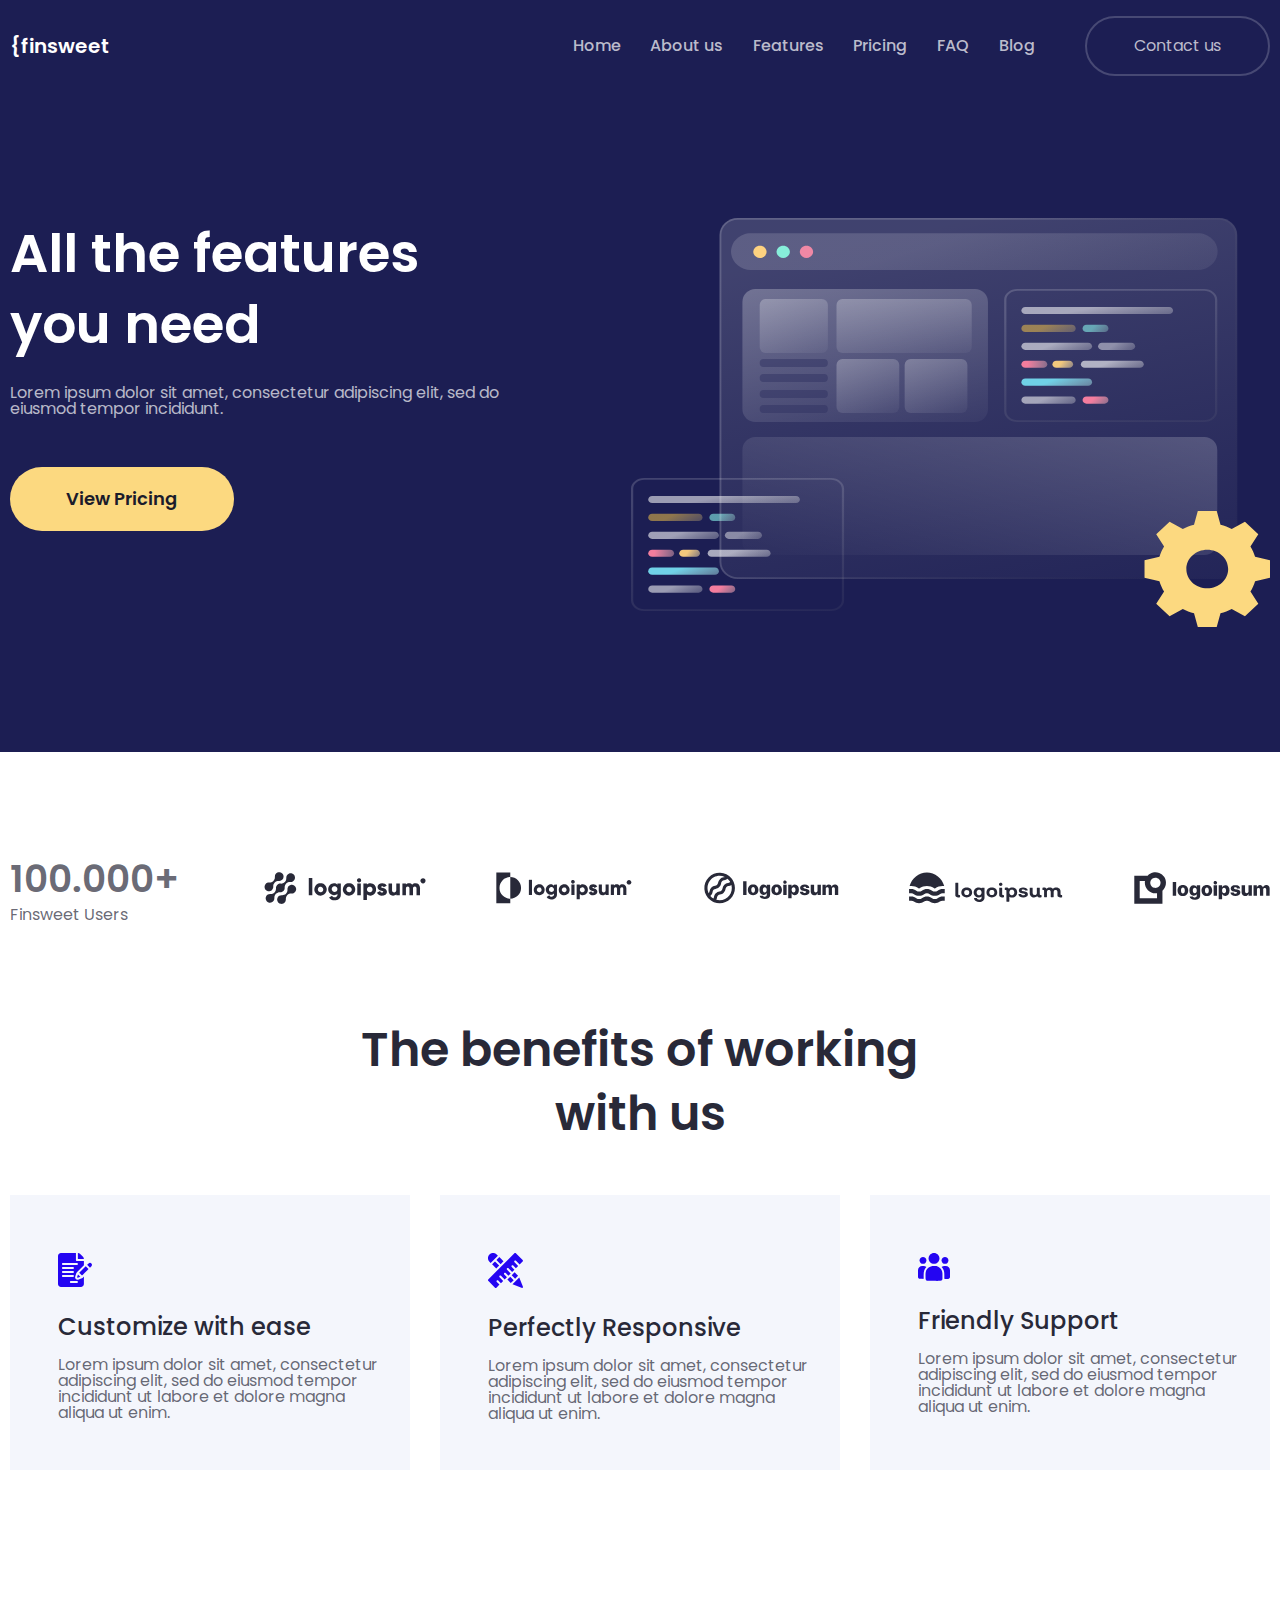
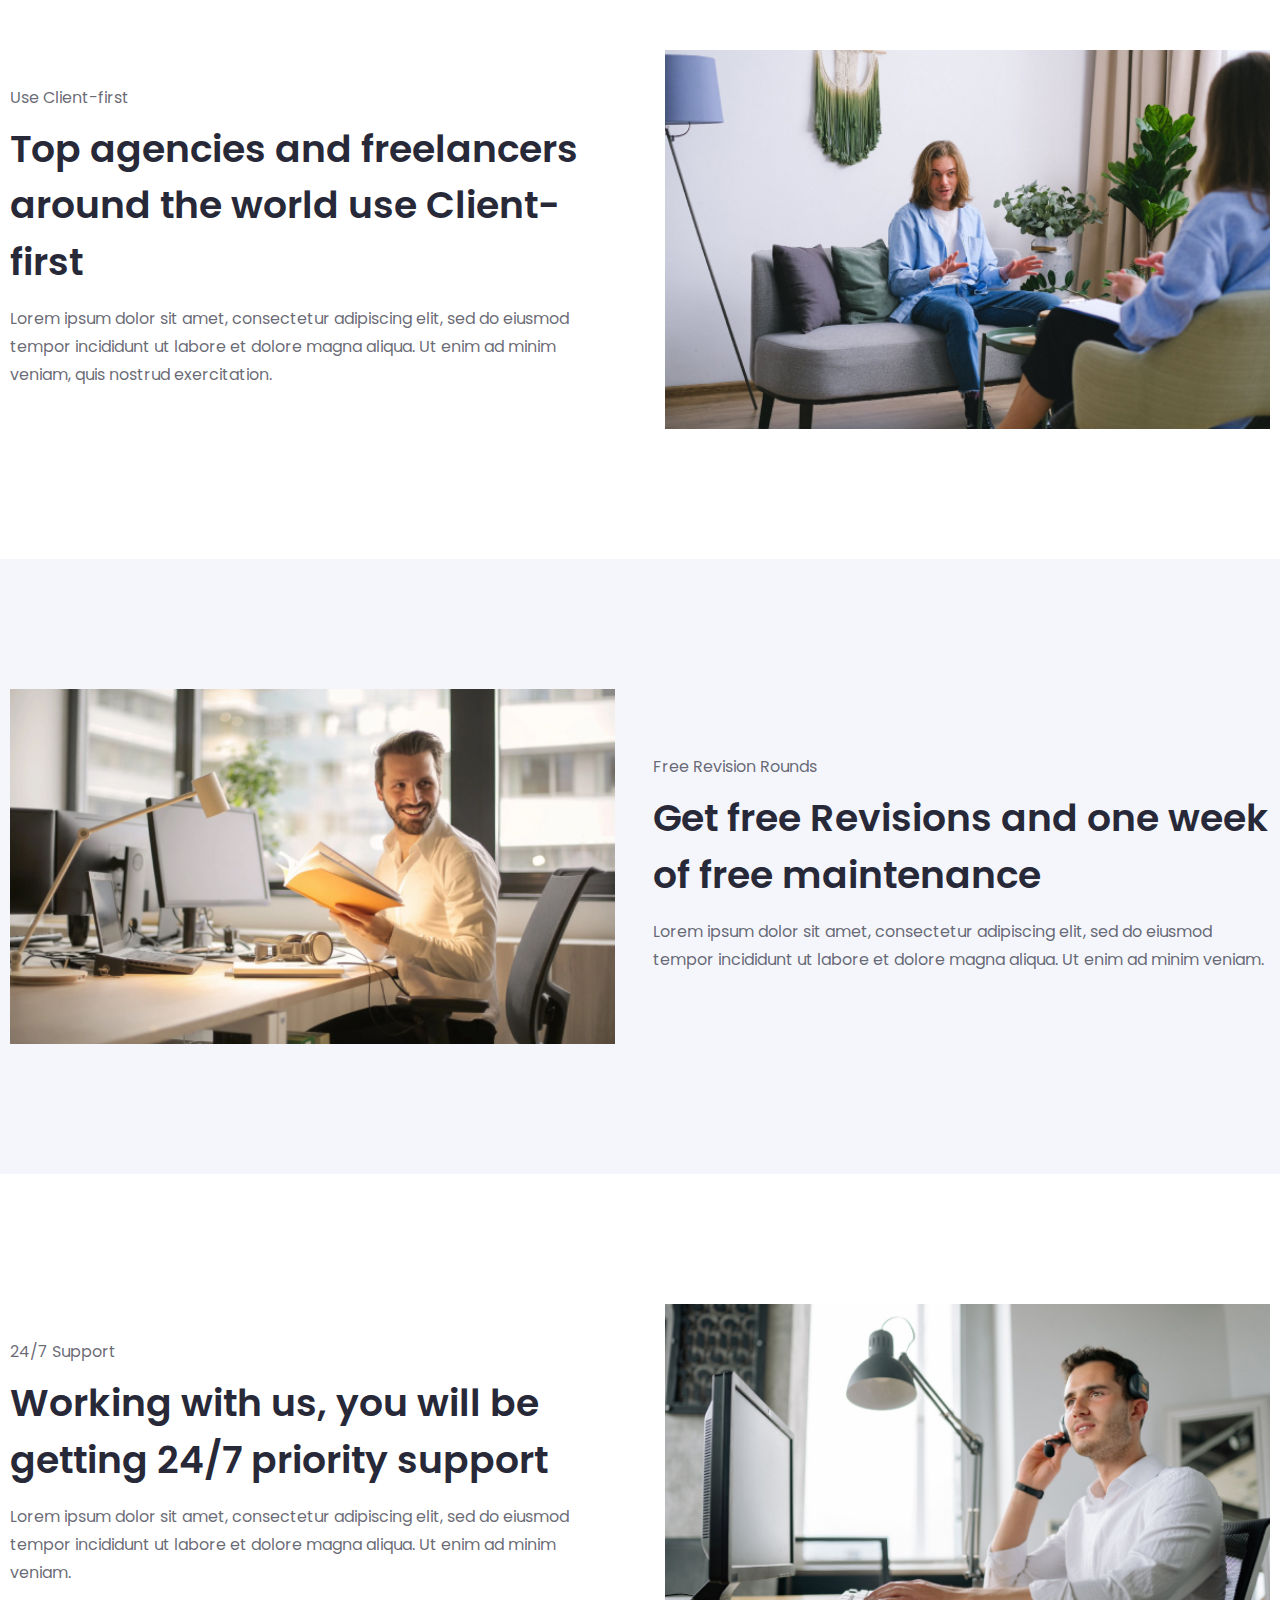
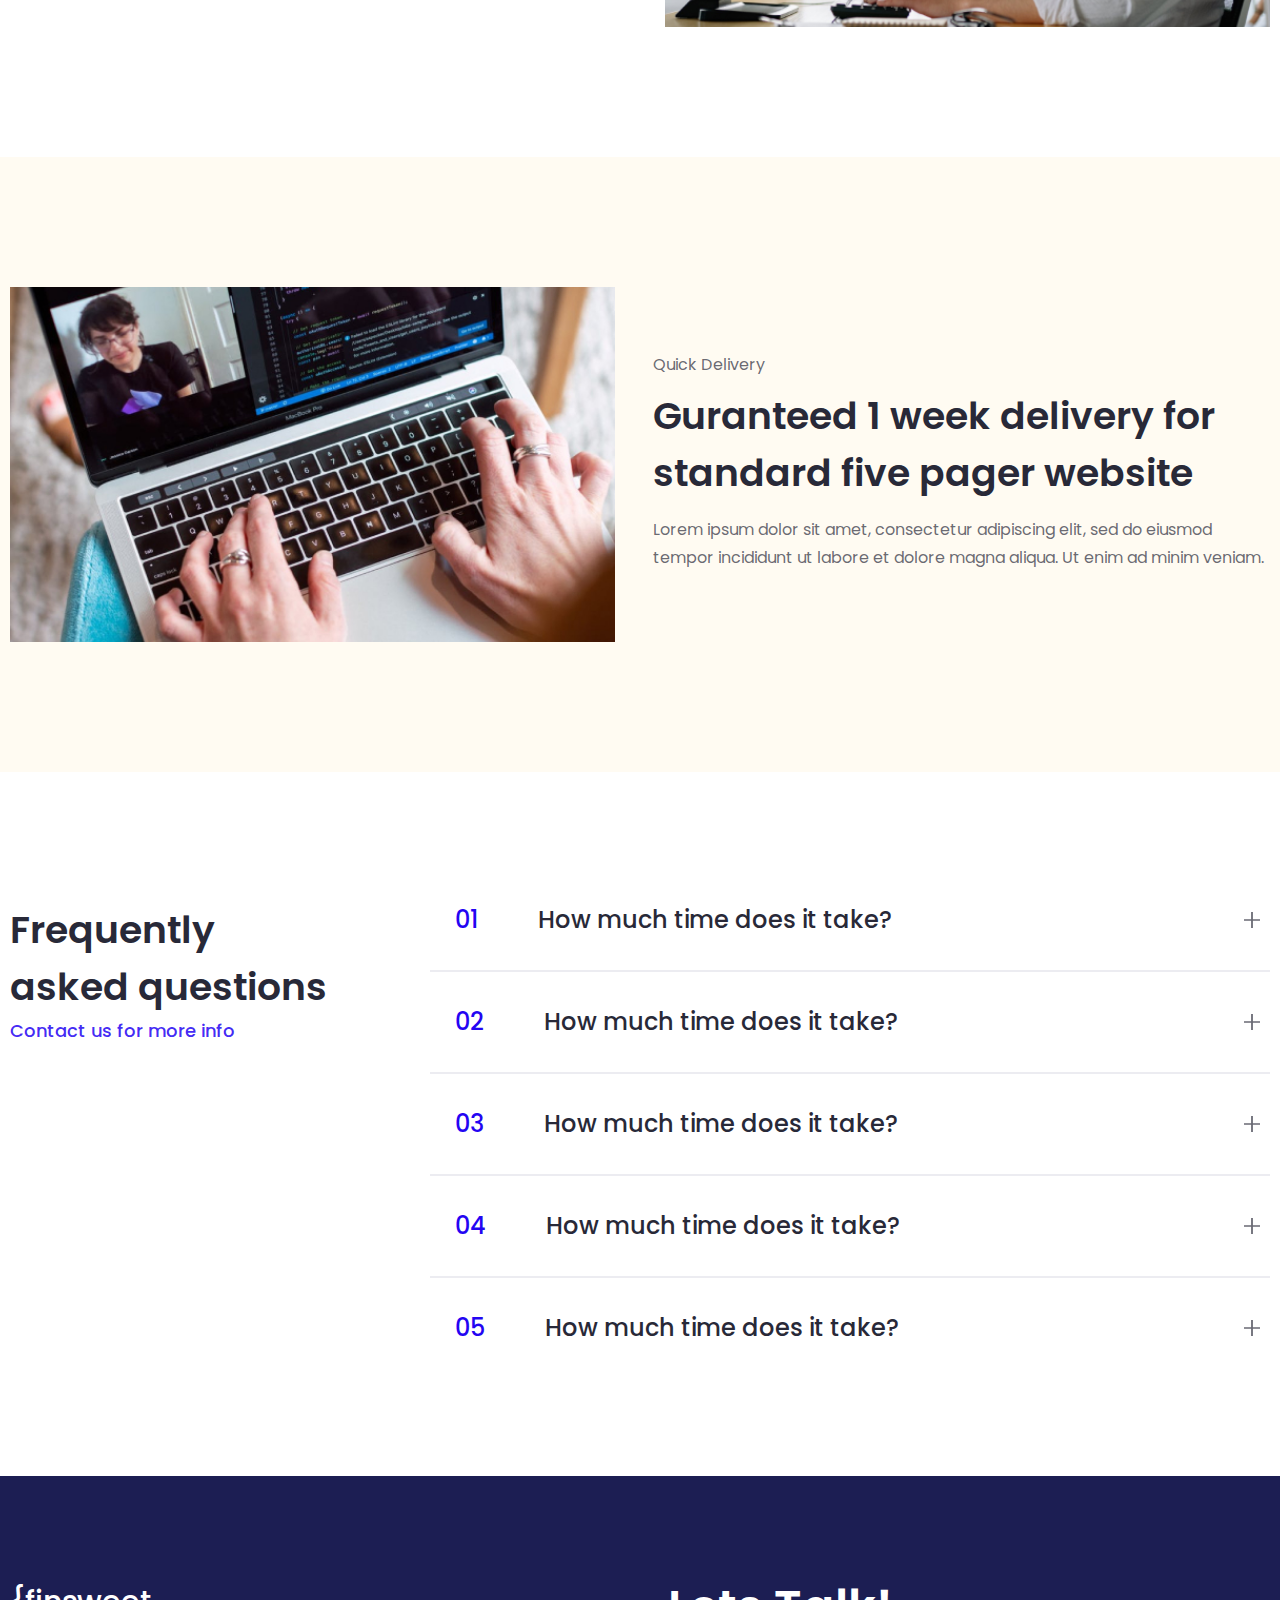
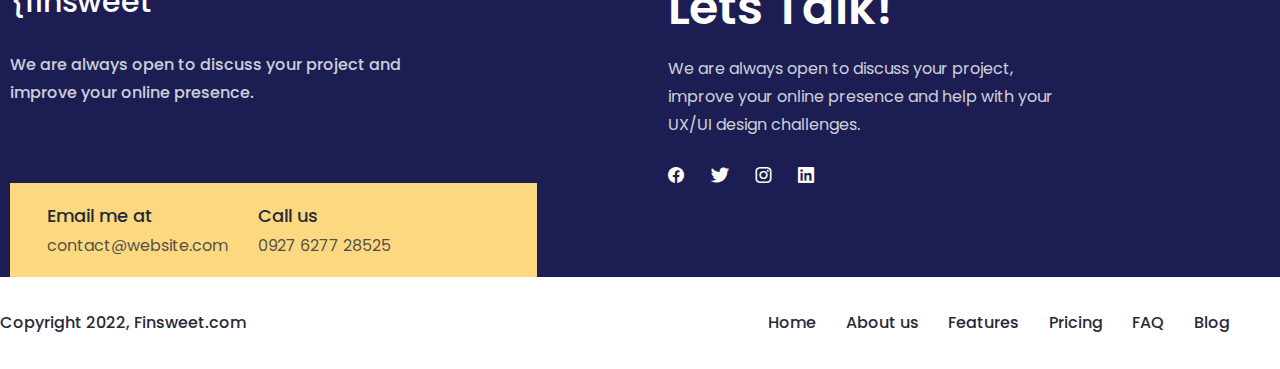
<file: features.html>
<!DOCTYPE html>
<html lang="en">

<head>
    <meta charset="UTF-8">
    <meta http-equiv="X-UA-Compatible" content="IE=edge">
    <meta name="viewport" content="width=device-width, initial-scale=1.0">
    <link rel="stylesheet" href="css/style.css">
    <link rel="stylesheet" href="https://cdn.jsdelivr.net/npm/swiper@8/swiper-bundle.min.css" />


    <title>{finsweet</title>
</head>

<body>
    <div class="wrapper">
        <header class="header">
            <div class="header__container">
                <a href="index.html" class="header__logo">{finsweet</a>
                <div class="header__menu menu">
                    <nav class="menu__body">
                        <ul class="menu__list">
                            <li class="menu__item">
                                <a href="index.html" class="menu__link">Home</a>
                            </li>
                            <li class="menu__item">
                                <a href="about.html" class="menu__link">About us</a>
                            </li>
                            <li class="menu__item">
                                <a href="" class="menu__link">Features</a>
                            </li>
                            <li class="menu__item">
                                <a href="pricing.html" class="menu__link">Pricing</a>
                            </li>
                            <li class="menu__item">
                                <a href="" class="menu__link">FAQ</a>
                            </li>
                            <li class="menu__item">
                                <a href="" class="menu__link">Blog</a>
                            </li>
                        </ul>
                    </nav>
                </div>
                <div class="header__actions">
                    <a href="contactus.html" class="header__button">Contact us</a>
                    <!-- <div class="icon-menu"><span></span></div> -->
                    <button type="button" class="menu__icon icon-menu"><span></span></button>
                </div>
            </div>
        </header>
        <main class="page">
            <section class="head-home">
                <div class="head-home__container ">
                    <div class="head-home__decription">
                        <div class="head-home__title title54 title-white">All the features you need</div>
                        <div class="head-home__text">Lorem ipsum dolor sit amet, consectetur adipiscing elit, sed do
                            eiusmod tempor incididunt.</div>
                        <div class="head-home__links">
                            <a href="pricing.html" class="head-home__link btn-bg">View Pricing</a>
                            <!-- <a href="" class="head-home__link btn-arr _icon-Arrow1">View Pricing</a> -->
                        </div>
                    </div>
                    <div class="head-home__image">
                        <img src="/img/Features/Illustration2.svg" alt="">
                    </div>
                </div>
            </section>
            <section class="benefits">
                <div class="benefits__container features-benefits__container">

                    <div class="benefits__footer features-benefits-logo">
                        <div class="benefits__users">
                            <div class="benefits__amount">100.000+</div>
                            <div class="benefits__text">Finsweet Users</div>
                        </div>
                        <div class="benefits__logos">
                            <div class="benefits__logo">
                                <img src="img/about/logoips1.svg" alt="">
                            </div>
                            <div class="benefits__logo">
                                <img src="img/about/logoips2.svg" alt="">
                            </div>
                            <div class="benefits__logo">
                                <img src="img/about/logoips3.svg" alt="">
                            </div>
                            <div class="benefits__logo">
                                <img src="img/about/logoips4.svg" alt="">
                            </div>
                            <div class="benefits__logo">
                                <img src="img/about/logoips5.svg" alt="">
                            </div>
                        </div>
                    </div>

                    <div class="benefits__title title">The benefits of working with us</div>
                    <div class="benefits__items design__items">
                        <div class="benefits__item item-design">
                            <div class="item-design__picture">
                                <img class="item-design__icon" src="img/icons/1/note.svg" alt="">
                            </div>
                            <div class="item-design__title">Customize with ease</div>
                            <div class="item-design__text">Lorem ipsum dolor sit amet, consectetur adipiscing elit, sed
                                do eiusmod tempor incididunt ut labore et dolore magna aliqua ut enim. </div>
                        </div>
                        <div class="benefits__item item-design">
                            <div class="item-design__picture">
                                <img class="item-design__icon" src="img/icons/1/pensil.svg" alt="">
                            </div>
                            <div class="item-design__title">Perfectly Responsive</div>
                            <div class="item-design__text">Lorem ipsum dolor sit amet, consectetur adipiscing elit, sed
                                do eiusmod tempor incididunt ut labore et dolore magna aliqua ut enim. </div>
                        </div>
                        <div class="benefits__item item-design">
                            <div class="item-design__picture">
                                <img class="item-design__icon" src="img/icons/1/clients.svg" alt="">
                            </div>
                            <div class="item-design__title">Friendly Support</div>
                            <div class="item-design__text">Lorem ipsum dolor sit amet, consectetur adipiscing elit, sed
                                do eiusmod tempor incididunt ut labore et dolore magna aliqua ut enim.
                            </div>
                        </div>

                    </div>

                </div>
            </section>
            <section class="image-block1">
                <div class="image-block1__container ">
                    <div class="image-block1__description">
                        <div class="image-block1__subtitle">Use Client-first</div>
                        <div class="image-block1__title title38">Top agencies and freelancers around the world use
                            Client-first </div>
                        <div class="image-block1__text">Lorem ipsum dolor sit amet, consectetur adipiscing elit, sed do
                            eiusmod tempor incididunt ut labore et dolore magna aliqua. Ut enim ad minim veniam, quis
                            nostrud exercitation.</div>
                    </div>
                    <div class="image-block1__content _ibg">
                        <img src="img/Features/01.jpg" alt="first-image">
                        <!-- <img src="img/1920.1920.jpg" alt=""> -->
                        <!-- <img class="about__image " src="img/1920.1920.jpg" alt=""> -->
                        <!-- <img class="about__image " src="img/1920.1920.jpg" alt=""> -->
                    </div>
                </div>
            </section>
            <section class="image-block2 image-block2-gray">
                <div class="image-block2__container ">
                    <div class="image-block2__description">
                        <div class="image-block2__subtitle">Free Revision Rounds</div>
                        <div class="image-block2__title title38">Get free Revisions and one week of free maintenance
                        </div>
                        <div class="image-block2__text">Lorem ipsum dolor sit amet, consectetur adipiscing elit, sed do
                            eiusmod tempor incididunt ut labore et dolore magna aliqua. Ut enim ad minim veniam.</div>
                    </div>
                    <div class="image-block2__content _ibg">
                        <img src="img/Features/02.jpg" alt="second-image">
                        <!-- <img src="img/1920.1920.jpg" alt=""> -->
                        <!-- <img class="about__image " src="img/1920.1920.jpg" alt=""> -->
                        <!-- <img class="about__image " src="img/1920.1920.jpg" alt=""> -->
                    </div>
                </div>
            </section>
            <section class="image-block1">
                <div class="image-block1__container ">
                    <div class="image-block1__description">
                        <div class="image-block1__subtitle">24/7 Support</div>
                        <div class="image-block1__title title38">Working with us, you will be getting 24/7 priority
                            support</div>
                        <div class="image-block1__text">Lorem ipsum dolor sit amet, consectetur adipiscing elit, sed do
                            eiusmod tempor incididunt ut labore et dolore magna aliqua. Ut enim ad minim veniam.</div>
                    </div>
                    <div class="image-block1__content _ibg">
                        <img src="img/Features/03.jpg" alt="th-image">
                        <!-- <img src="img/1920.1920.jpg" alt=""> -->
                        <!-- <img class="about__image " src="img/1920.1920.jpg" alt=""> -->
                        <!-- <img class="about__image " src="img/1920.1920.jpg" alt=""> -->
                    </div>
                </div>
            </section>
            <section class="image-block2 image-block2-yellow">
                <div class="image-block2__container ">
                    <div class="image-block2__description">
                        <div class="image-block2__subtitle">Quick Delivery</div>
                        <div class="image-block2__title title38">Guranteed 1 week delivery for standard five pager
                            website
                        </div>
                        <div class="image-block2__text">Lorem ipsum dolor sit amet, consectetur adipiscing elit, sed do
                            eiusmod tempor incididunt ut labore et dolore magna aliqua. Ut enim ad minim veniam.</div>
                    </div>
                    <div class="image-block2__content _ibg">
                        <img src="img/Features/04.jpg" alt="second-image">
                        <!-- <img src="img/1920.1920.jpg" alt=""> -->
                        <!-- <img class="about__image " src="img/1920.1920.jpg" alt=""> -->
                        <!-- <img class="about__image " src="img/1920.1920.jpg" alt=""> -->
                    </div>
                </div>
            </section>
            <section class="faq">
                <div class="faq__container">
                    <div class="faq__description">
                        <div class="faq__title title38">Frequently asked questions</div>
                        <a href="" class="faq__link">Contact us for more info </a>
                    </div>
                    <div class="faq__items">
                        <div class="faq__item item-faq">
                            <header class="item-faq__header">
                                <div class="item-faq__number">01</div>
                                <div class="item-faq__title">How much time does it take?</div>
                            </header>
                            <div class="item-faq__body">Открывается нихера не плавно. Lorem ipsum dolor sit amet,
                                consectetur
                                adipiscing elit, sed do
                                eiusmod tempor incididunt ut labore et dolore magna aliqua.</div>
                        </div>
                        <div class="faq__item item-faq">
                            <header class="item-faq__header">
                                <div class="item-faq__number">02</div>
                                <div class="item-faq__title">How much time does it take?</div>
                            </header>
                            <div class="item-faq__body">Открывается нихера не плавно. Lorem ipsum dolor sit amet,
                                consectetur
                                adipiscing elit, sed do
                                eiusmod tempor incididunt ut labore et dolore magna aliqua.</div>
                        </div>
                        <div class="faq__item item-faq">
                            <div class="item-faq__header">
                                <div class="item-faq__number">03</div>
                                <div class="item-faq__title">How much time does it take?</div>
                            </div>
                            <div class="item-faq__body"> Открывается нихера не плавно.Lorem ipsum dolor sit amet,
                                consectetur
                                adipiscing elit, sed do
                                eiusmod tempor incididunt ut labore et dolore magna aliqua.</div>
                        </div>
                        <div class="faq__item item-faq">
                            <div class="item-faq__header">
                                <div class="item-faq__number">04</div>
                                <div class="item-faq__title">How much time does it take?</div>
                            </div>
                            <div class="item-faq__body">Lorem ipsum dolor sit amet, consectetur adipiscing elit, sed do
                                eiusmod tempor incididunt ut labore et dolore magna aliqua.</div>
                        </div>
                        <div class="faq__item item-faq">
                            <div class="item-faq__header">
                                <div class="item-faq__number">05</div>
                                <div class="item-faq__title">How much time does it take?</div>
                            </div>
                            <div class="item-faq__body">Lorem ipsum dolor sit amet, consectetur adipiscing elit, sed do
                                eiusmod tempor incididunt ut labore et dolore magna aliqua.</div>
                        </div>
                    </div>
                </div>
            </section>


        </main>
        <footer class="footer">
            <div class="footer__container">
                <div class="footer__descriptions">
                    <div class="footer__part-one">
                        <div class="footer__logo">{finsweet</div>
                        <div class="footer__logo-text">We are always open to discuss your project and improve your
                            online presence.</div>
                    </div>
                    <div class="footer__part-two">
                        <div class="footer__title title title-white">Lets Talk!</div>
                        <div class="footer__subtitle">We are always open to discuss your project, improve your
                            online
                            presence and help with your UX/UI design challenges.</div>
                        <div class="footer__icon-links">
                            <a href="" class="footer__link _icon-fb"></a>
                            <a href="" class="footer__link _icon-twi"></a>
                            <a href="" class="footer__link _icon-inst"></a>
                            <a href="" class="footer__link _icon-linkd"></a>
                        </div>
                    </div>

                </div>
                <div class="footer__contacts">
                    <div class="footer__contacts-mail">
                        <div class="footer__row-cont">Email me at</div>
                        <div class="footer__email">contact@website.com</div>
                    </div>
                    <div class="footer__contacts-tel">
                        <div class="footer__row-cont">Call us</div>
                        <div class="footer__tel-num">0927 6277 28525</div>
                    </div>
                </div>
            </div>
            <div class="footer__menu">
                <div class="footer__down-container">
                    <div class="footer__copy">Copyright 2022, Finsweet.com</div>
                    <div class="header__menu menu-footer">
                        <div class="header__menu menu">
                            <nav class="menu__body">
                                <ul class="menu__list">
                                    <li class="menu__item">
                                        <a href="" class="menu__link">Home</a>
                                    </li>
                                    <li class="menu__item">
                                        <a href="" class="menu__link">About us</a>
                                    </li>
                                    <li class="menu__item">
                                        <a href="" class="menu__link">Features</a>
                                    </li>
                                    <li class="menu__item">
                                        <a href="" class="menu__link">Pricing</a>
                                    </li>
                                    <li class="menu__item">
                                        <a href="" class="menu__link">FAQ</a>
                                    </li>
                                    <li class="menu__item">
                                        <a href="" class="menu__link">Blog</a>
                                    </li>
                                </ul>
                            </nav>
                        </div>
                    </div>

                </div>
            </div>
        </footer>
    </div>


    <script src="https://cdn.jsdelivr.net/npm/swiper@8/swiper-bundle.min.js"></script>
    <script src="js/script.js"></script>


</body>

</html>
</file>
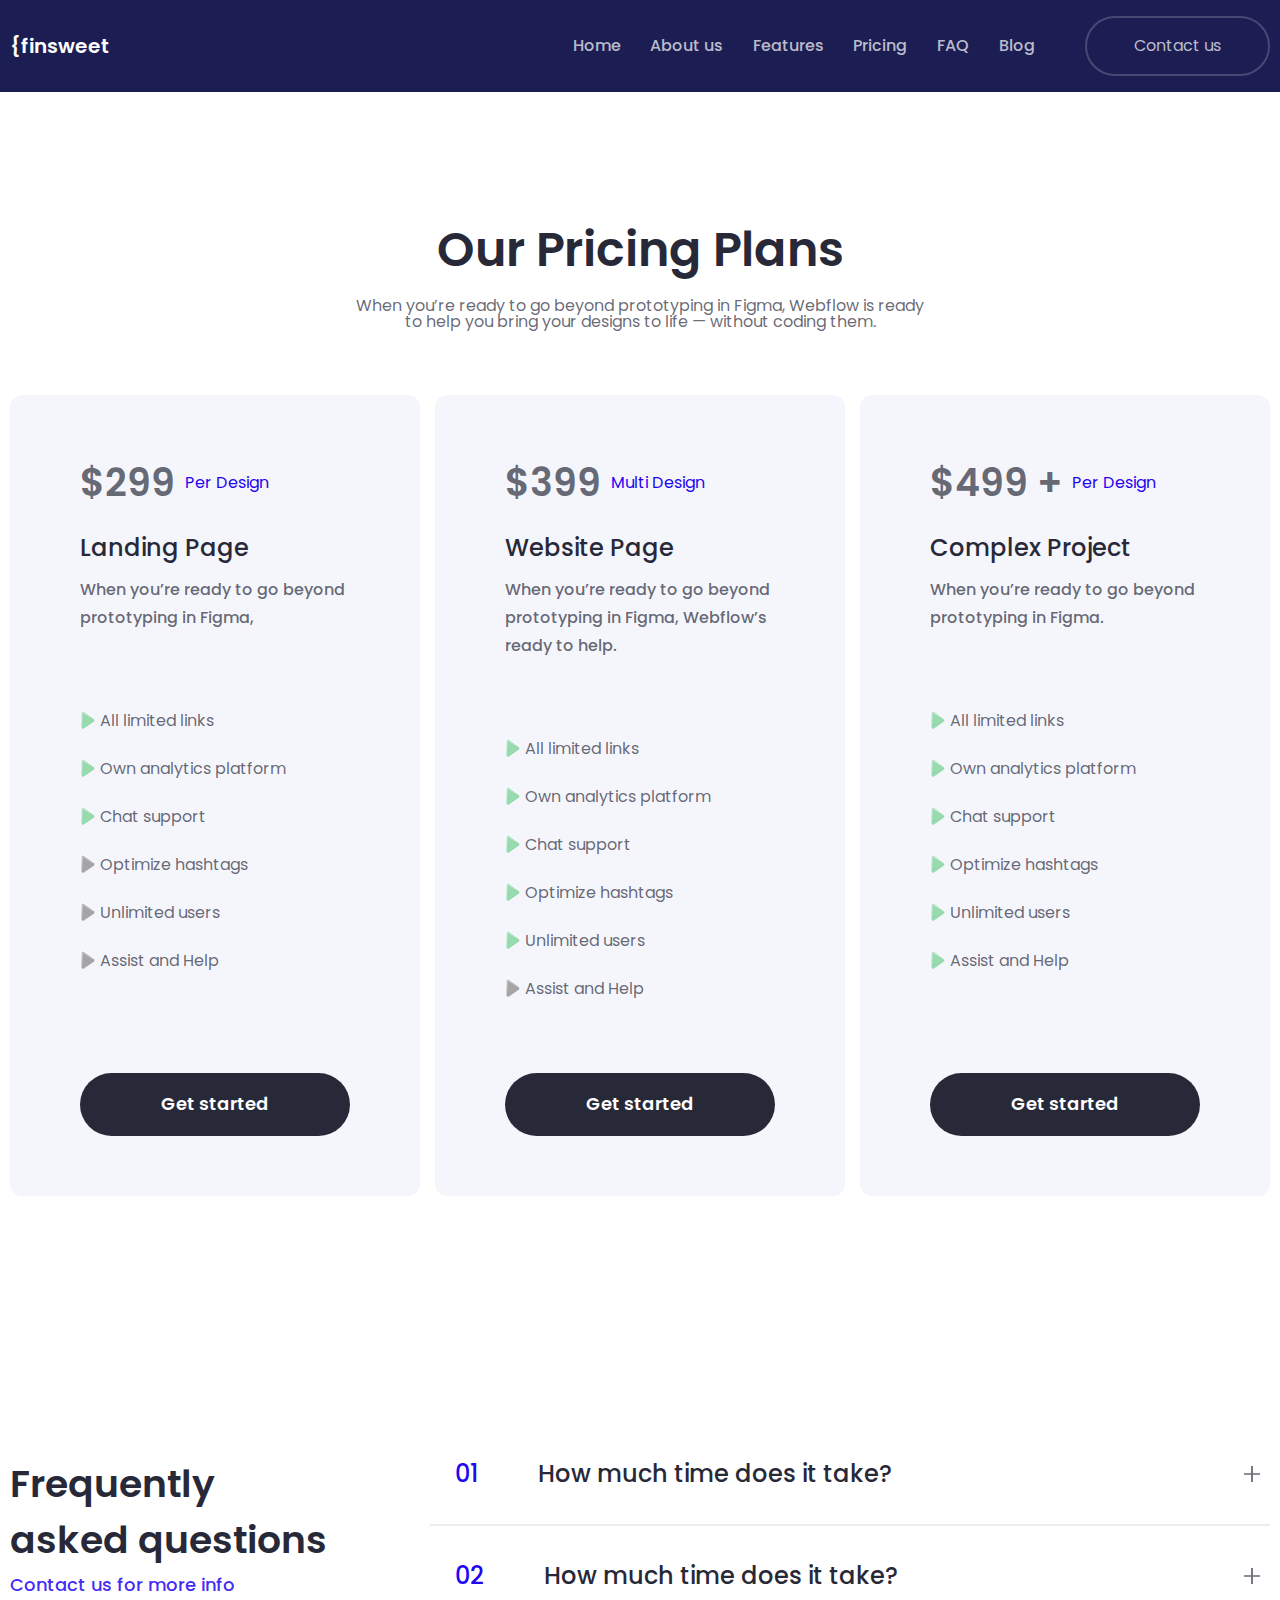
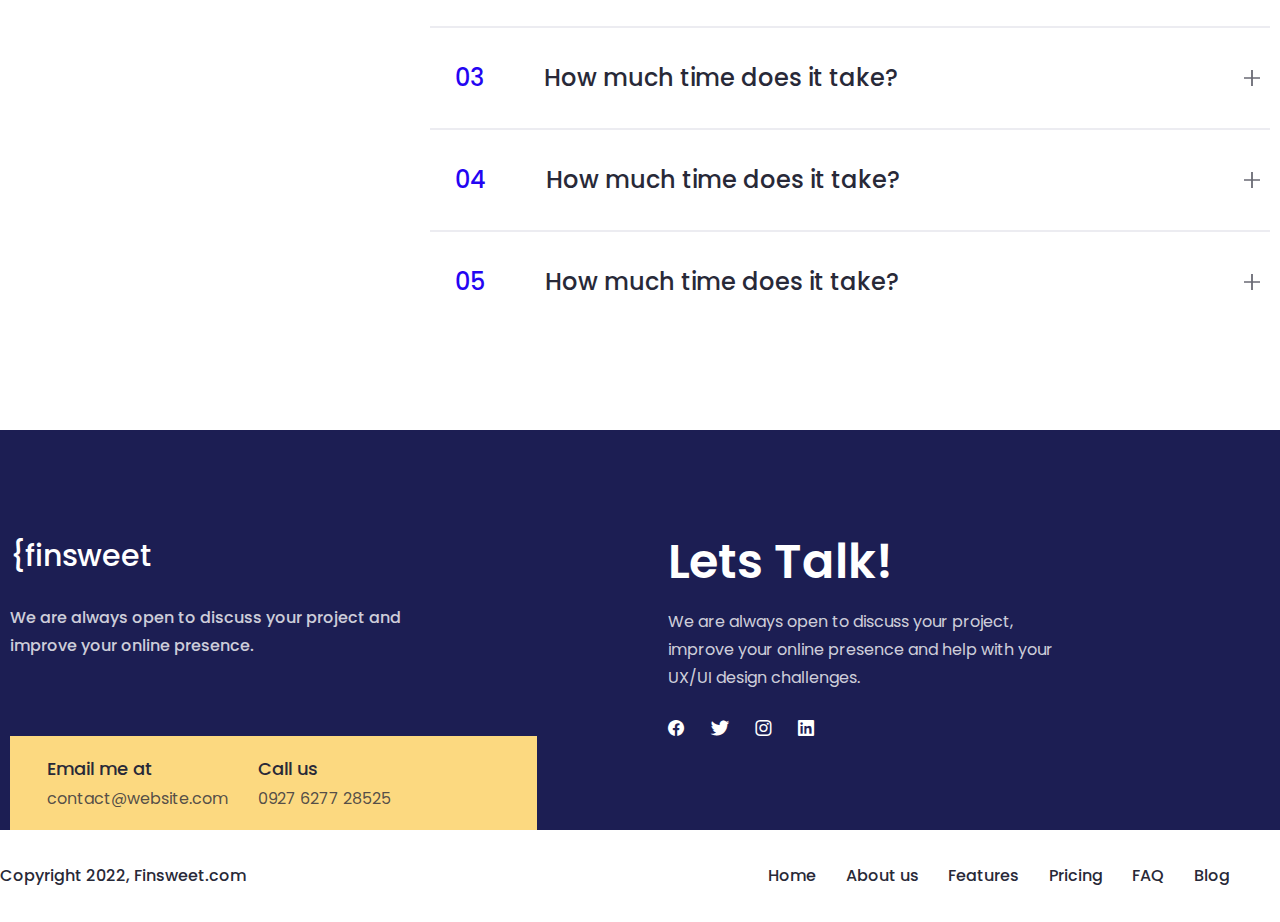
<file: pricing.html>
<!DOCTYPE html>
<html lang="en">

<head>
    <meta charset="UTF-8">
    <meta http-equiv="X-UA-Compatible" content="IE=edge">
    <meta name="viewport" content="width=device-width, initial-scale=1.0">
    <link rel="stylesheet" href="css/style.css">
    <link rel="stylesheet" href="https://cdn.jsdelivr.net/npm/swiper@8/swiper-bundle.min.css" />


    <title>{finsweet</title>
</head>

<body>
    <div class="wrapper">
        <header class="header">
            <div class="header__container">
                <a href="index.html" class="header__logo">{finsweet</a>
                <div class="header__menu menu">
                    <nav class="menu__body">
                        <ul class="menu__list">
                            <li class="menu__item">
                                <a href="index.html" class="menu__link">Home</a>
                            </li>
                            <li class="menu__item">
                                <a href="about.html" class="menu__link">About us</a>
                            </li>
                            <li class="menu__item">
                                <a href="features.html" class="menu__link">Features</a>
                            </li>
                            <li class="menu__item">
                                <a href="" class="menu__link">Pricing</a>
                            </li>
                            <li class="menu__item">
                                <a href="" class="menu__link">FAQ</a>
                            </li>
                            <li class="menu__item">
                                <a href="" class="menu__link">Blog</a>
                            </li>
                        </ul>
                    </nav>
                </div>
                <div class="header__actions">
                    <a href="contactus.html" class="header__button">Contact us</a>
                    <!-- <div class="icon-menu"><span></span></div> -->
                    <button type="button" class="menu__icon icon-menu"><span></span></button>
                </div>
            </div>
        </header>
        <main class="page">
            <section class="pricing">
                <div class="pricing__container">
                    <div class="pricing__title title">Our Pricing Plans</div>
                    <div class="pricing__subtitle">When you’re ready to go beyond prototyping in Figma, Webflow is ready
                        to help you bring your designs to life — without coding them.</div>
                    <div class="pricing__items">
                        <div class="pricing__items-image">
                            <img src="img/prising/Ellipse2.png" alt="">
                        </div>
                        <div class="pricing__item item-prising">
                            <div class="item-prising__body">
                                <div class="item-prising__info">
                                    <div class="item-prising__price">
                                        <div class="item-prising__cost">$299</div>
                                        <div class="item-prising__cost-description">Per Design</div>
                                    </div>
                                    <div class="item-prising__title">Landing Page </div>
                                    <div class="item-prising__subtitle">When you’re ready to go beyond prototyping in
                                        Figma,
                                    </div>
                                    <ul class="item-prising__list">
                                        <li class="item-prising__item _active">All limited links</li>
                                        <li class="item-prising__item _active">Own analytics platform</li>
                                        <li class="item-prising__item _active">Chat support</li>
                                        <li class="item-prising__item _no-activ">Optimize hashtags</li>
                                        <li class="item-prising__item _no-activ">Unlimited users</li>
                                        <li class="item-prising__item _no-activ">Assist and Help</li>

                                    </ul>
                                </div>
                                <a href="" class="item-prising__button">Get started</a>
                            </div>
                        </div>
                        <div class="pricing__item item-prising">
                            <div class="item-prising__body">
                                <div class="item-prising__price">
                                    <div class="item-prising__cost">$399</div>
                                    <div class="item-prising__cost-description">Multi Design</div>
                                </div>
                                <div class="item-prising__title">Website Page</div>
                                <div class="item-prising__subtitle">When you’re ready to go beyond prototyping in Figma,
                                    Webflow’s ready to help.
                                </div>
                                <ul class="item-prising__list">
                                    <li class="item-prising__item _active">All limited links</li>
                                    <li class="item-prising__item _active">Own analytics platform</li>
                                    <li class="item-prising__item _active">Chat support</li>
                                    <li class="item-prising__item _active">Optimize hashtags</li>
                                    <li class="item-prising__item _active">Unlimited users</li>
                                    <li class="item-prising__item _no-activ">Assist and Help</li>

                                </ul>
                                <a href="" class="item-prising__button">Get started</a>
                            </div>
                        </div>
                        <div class="pricing__item item-prising">
                            <div class="item-prising__body">
                                <div class="item-prising__price">
                                    <div class="item-prising__cost">$499 +</div>
                                    <div class="item-prising__cost-description">Per Design</div>
                                </div>
                                <div class="item-prising__title">Complex Project</div>
                                <div class="item-prising__subtitle">When you’re ready to go beyond prototyping in Figma.
                                </div>
                                <ul class="item-prising__list">
                                    <li class="item-prising__item _active">All limited links</li>
                                    <li class="item-prising__item _active">Own analytics platform</li>
                                    <li class="item-prising__item _active">Chat support</li>
                                    <li class="item-prising__item _active">Optimize hashtags</li>
                                    <li class="item-prising__item _active">Unlimited users</li>
                                    <li class="item-prising__item _active">Assist and Help</li>
                                </ul>
                                <a href="" class="item-prising__button">Get started</a>
                            </div>
                        </div>
                    </div>

                </div>
            </section>
            <section class="faq">
                <div class="faq__container">
                    <div class="faq__description">
                        <div class="faq__title title38">Frequently asked questions</div>
                        <a href="" class="faq__link">Contact us for more info </a>
                    </div>
                    <div class="faq__items">
                        <div class="faq__item item-faq">
                            <header class="item-faq__header">
                                <div class="item-faq__number">01</div>
                                <div class="item-faq__title">How much time does it take?</div>
                            </header>
                            <div class="item-faq__body">Открывается нихера не плавно. Lorem ipsum dolor sit amet,
                                consectetur
                                adipiscing elit, sed do
                                eiusmod tempor incididunt ut labore et dolore magna aliqua.</div>
                        </div>
                        <div class="faq__item item-faq">
                            <header class="item-faq__header">
                                <div class="item-faq__number">02</div>
                                <div class="item-faq__title">How much time does it take?</div>
                            </header>
                            <div class="item-faq__body">Открывается нихера не плавно. Lorem ipsum dolor sit amet,
                                consectetur
                                adipiscing elit, sed do
                                eiusmod tempor incididunt ut labore et dolore magna aliqua.</div>
                        </div>
                        <div class="faq__item item-faq">
                            <div class="item-faq__header">
                                <div class="item-faq__number">03</div>
                                <div class="item-faq__title">How much time does it take?</div>
                            </div>
                            <div class="item-faq__body"> Открывается нихера не плавно.Lorem ipsum dolor sit amet,
                                consectetur
                                adipiscing elit, sed do
                                eiusmod tempor incididunt ut labore et dolore magna aliqua.</div>
                        </div>
                        <div class="faq__item item-faq">
                            <div class="item-faq__header">
                                <div class="item-faq__number">04</div>
                                <div class="item-faq__title">How much time does it take?</div>
                            </div>
                            <div class="item-faq__body">Lorem ipsum dolor sit amet, consectetur adipiscing elit, sed do
                                eiusmod tempor incididunt ut labore et dolore magna aliqua.</div>
                        </div>
                        <div class="faq__item item-faq">
                            <div class="item-faq__header">
                                <div class="item-faq__number">05</div>
                                <div class="item-faq__title">How much time does it take?</div>
                            </div>
                            <div class="item-faq__body">Lorem ipsum dolor sit amet, consectetur adipiscing elit, sed do
                                eiusmod tempor incididunt ut labore et dolore magna aliqua.</div>
                        </div>
                    </div>
                </div>
            </section>


        </main>
        <footer class="footer">
            <div class="footer__container">
                <div class="footer__descriptions">
                    <div class="footer__part-one">
                        <div class="footer__logo">{finsweet</div>
                        <div class="footer__logo-text">We are always open to discuss your project and improve your
                            online presence.</div>
                    </div>
                    <div class="footer__part-two">
                        <div class="footer__title title title-white">Lets Talk!</div>
                        <div class="footer__subtitle">We are always open to discuss your project, improve your
                            online
                            presence and help with your UX/UI design challenges.</div>
                        <div class="footer__icon-links">
                            <a href="" class="footer__link _icon-fb"></a>
                            <a href="" class="footer__link _icon-twi"></a>
                            <a href="" class="footer__link _icon-inst"></a>
                            <a href="" class="footer__link _icon-linkd"></a>
                        </div>
                    </div>

                </div>
                <div class="footer__contacts">
                    <div class="footer__contacts-mail">
                        <div class="footer__row-cont">Email me at</div>
                        <div class="footer__email">contact@website.com</div>
                    </div>
                    <div class="footer__contacts-tel">
                        <div class="footer__row-cont">Call us</div>
                        <div class="footer__tel-num">0927 6277 28525</div>
                    </div>
                </div>
            </div>
            <div class="footer__menu">
                <div class="footer__down-container">
                    <div class="footer__copy">Copyright 2022, Finsweet.com</div>
                    <div class="header__menu menu-footer">
                        <div class="header__menu menu">
                            <nav class="menu__body">
                                <ul class="menu__list">
                                    <li class="menu__item">
                                        <a href="" class="menu__link">Home</a>
                                    </li>
                                    <li class="menu__item">
                                        <a href="" class="menu__link">About us</a>
                                    </li>
                                    <li class="menu__item">
                                        <a href="" class="menu__link">Features</a>
                                    </li>
                                    <li class="menu__item">
                                        <a href="" class="menu__link">Pricing</a>
                                    </li>
                                    <li class="menu__item">
                                        <a href="" class="menu__link">FAQ</a>
                                    </li>
                                    <li class="menu__item">
                                        <a href="" class="menu__link">Blog</a>
                                    </li>
                                </ul>
                            </nav>
                        </div>
                    </div>

                </div>
            </div>
        </footer>
    </div>

    <script src="https://cdn.jsdelivr.net/npm/swiper@8/swiper-bundle.min.js"></script>
    <script src="js/script.js"></script>


</body>

</html>
</file>
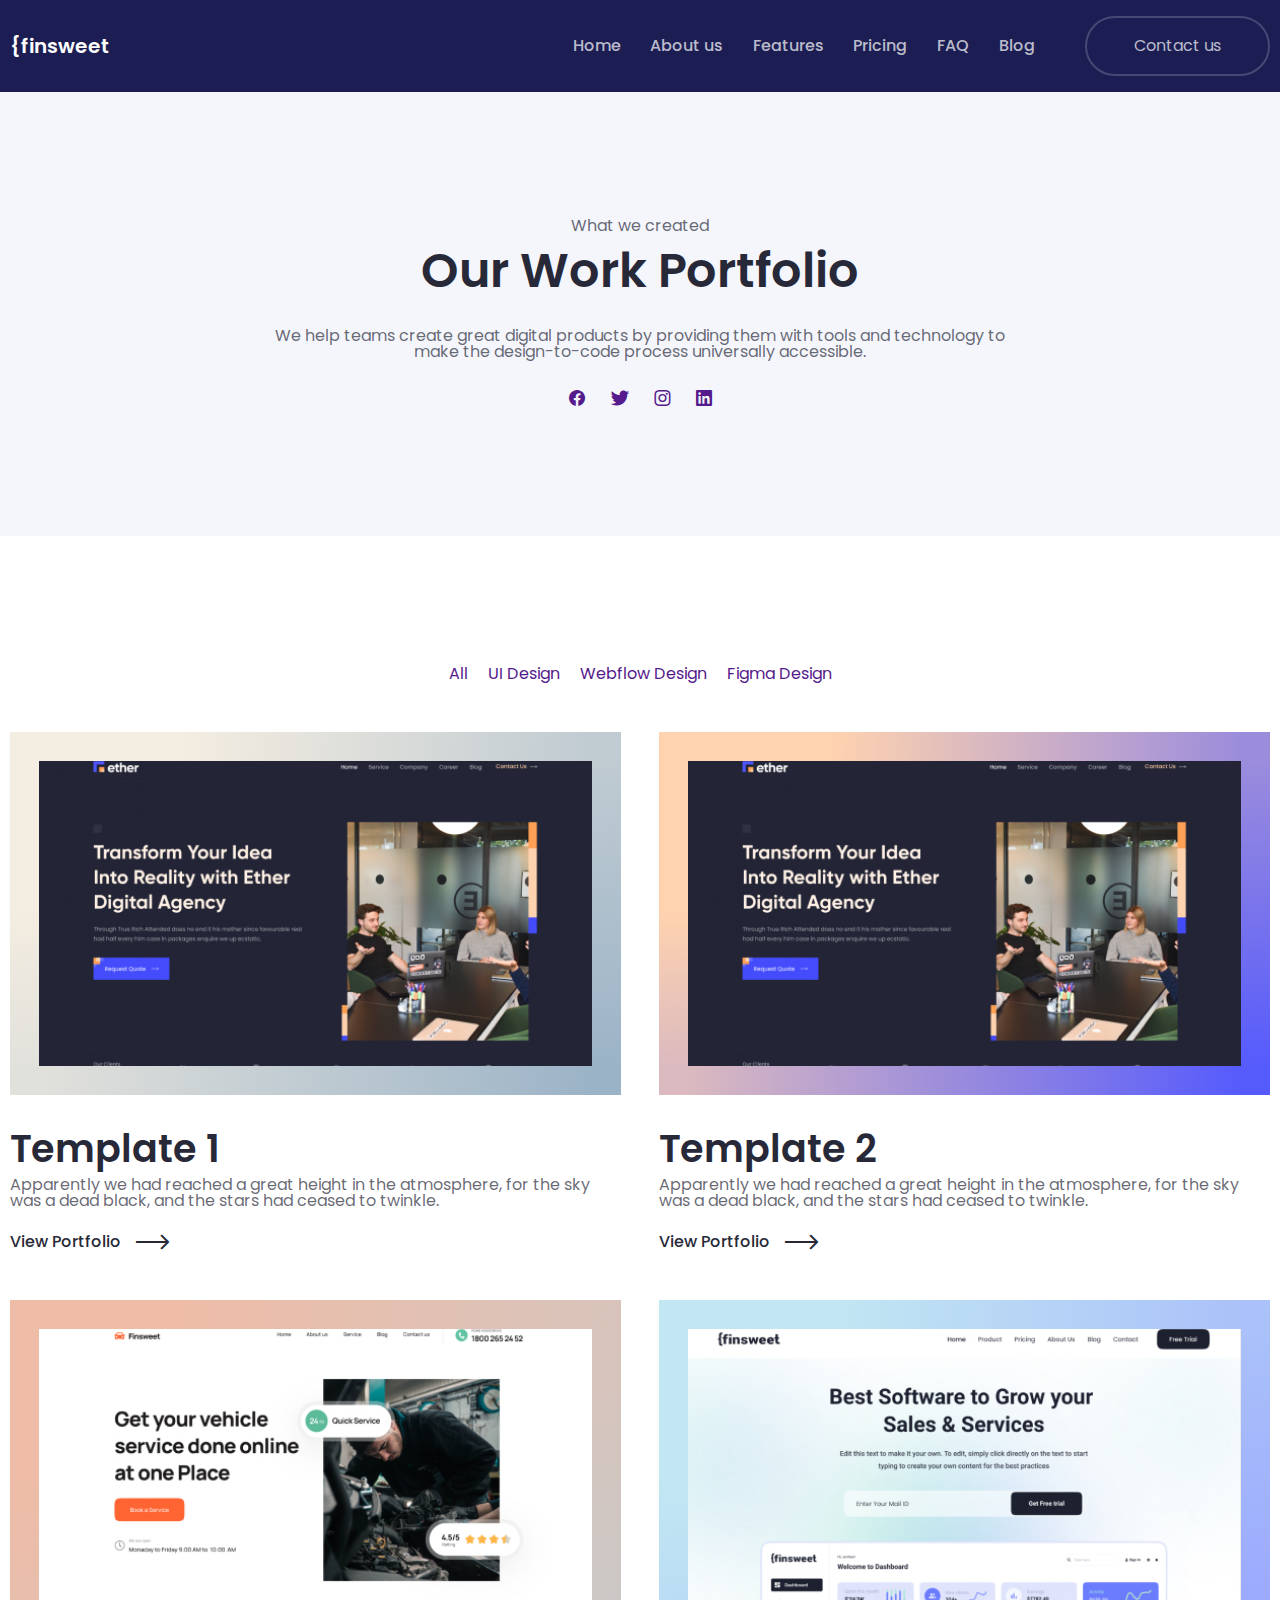
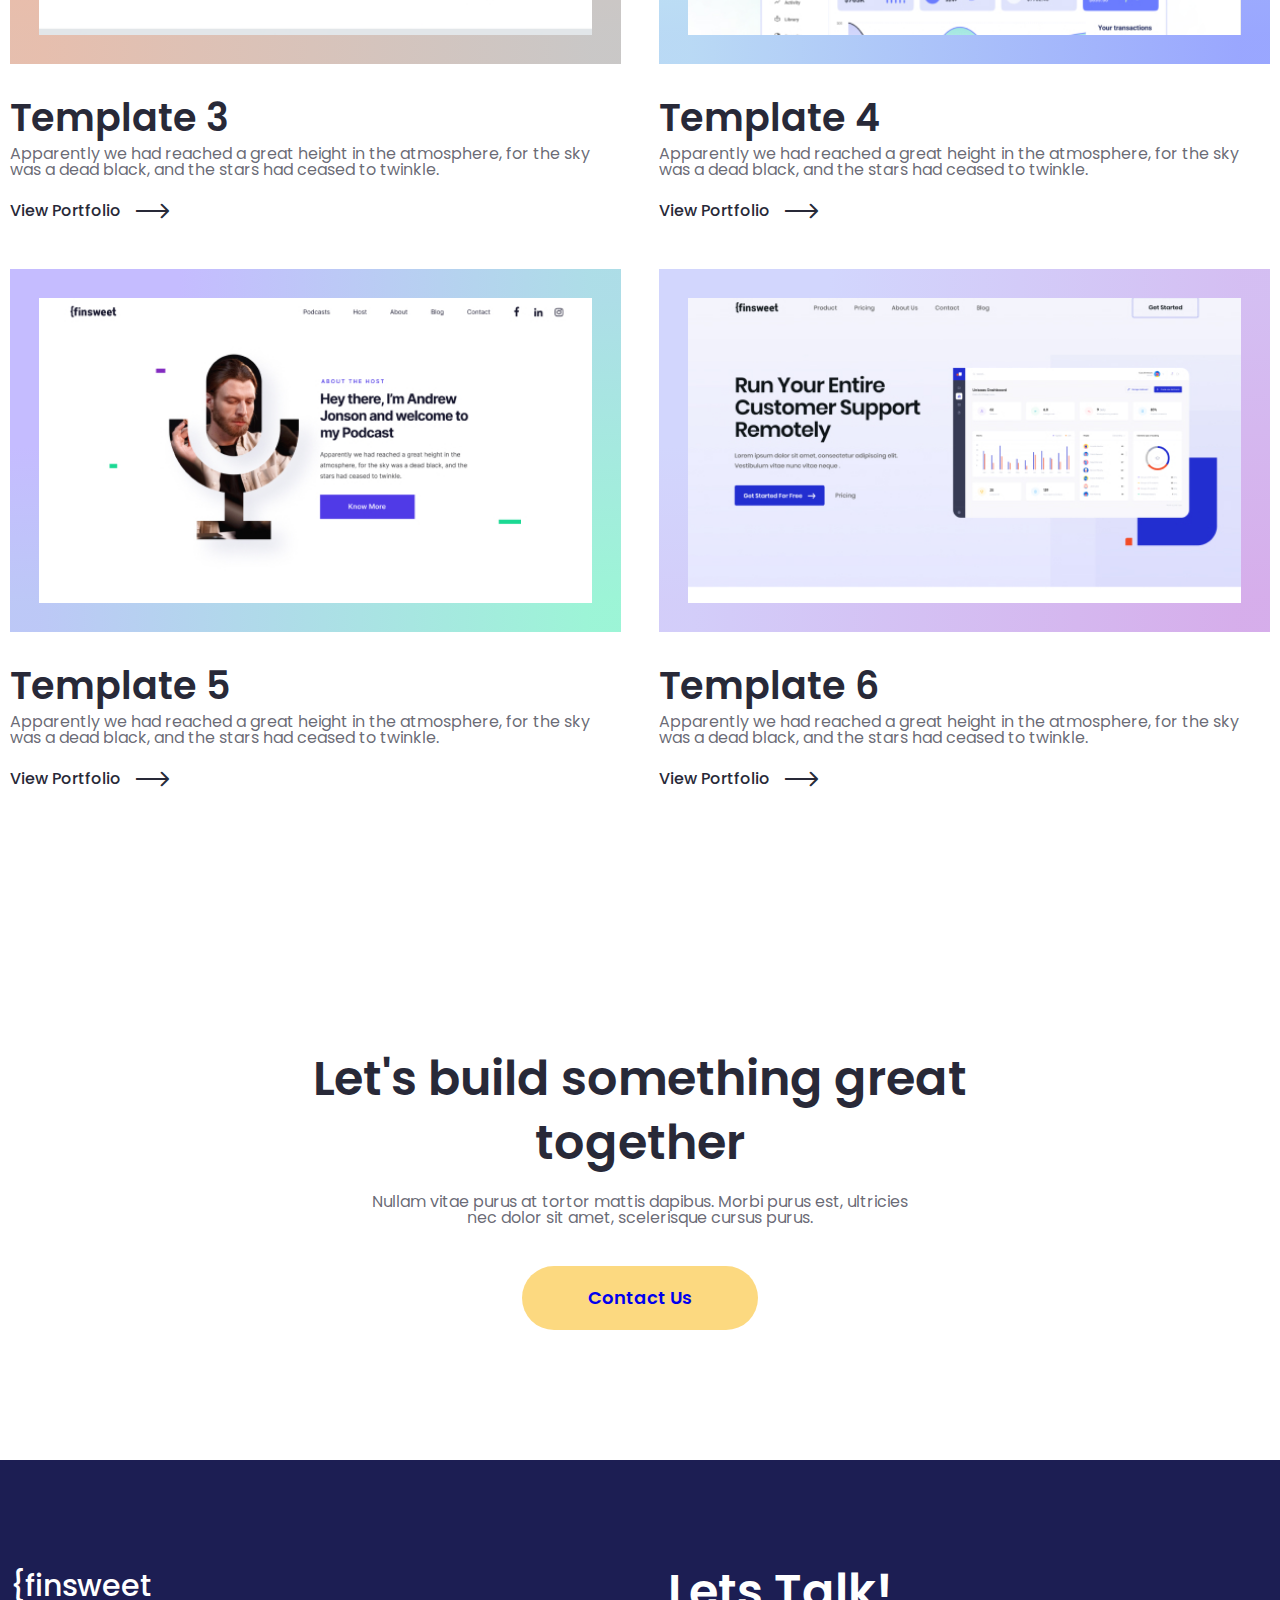
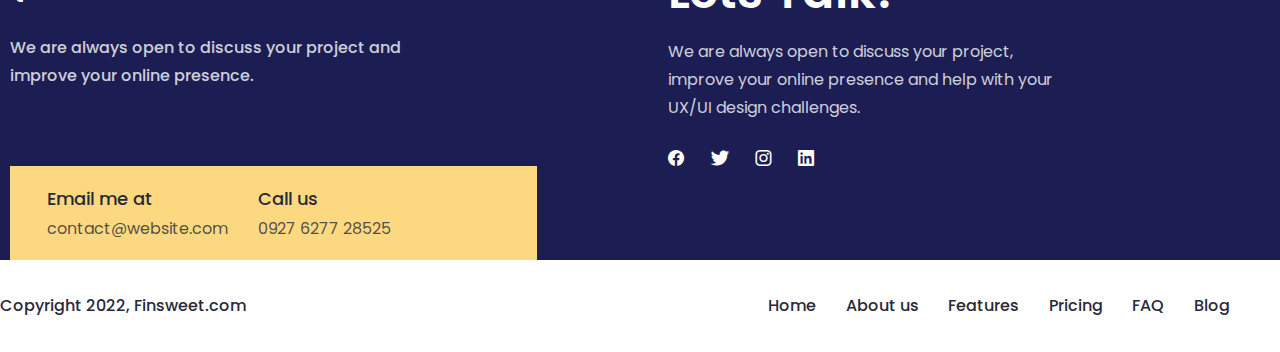
<file: work.html>
<!DOCTYPE html>
<html lang="en">

<head>
    <meta charset="UTF-8">
    <meta http-equiv="X-UA-Compatible" content="IE=edge">
    <meta name="viewport" content="width=device-width, initial-scale=1.0">
    <link rel="stylesheet" href="css/style.css">
    <link rel="stylesheet" href="https://cdn.jsdelivr.net/npm/swiper@8/swiper-bundle.min.css" />


    <title>{finsweet</title>
</head>

<body>
    <div class="wrapper">
        <header class="header">
            <div class="header__container">
                <a href="" class="header__logo">{finsweet</a>
                <div class="header__menu menu">
                    <nav class="menu__body">
                        <ul class="menu__list">
                            <li class="menu__item">
                                <a href="index.html" class="menu__link">Home</a>
                            </li>
                            <li class="menu__item">
                                <a href="about.html" class="menu__link">About us</a>
                            </li>
                            <li class="menu__item">
                                <a href="features.html" class="menu__link">Features</a>
                            </li>
                            <li class="menu__item">
                                <a href="pricing.html" class="menu__link">Pricing</a>
                            </li>
                            <li class="menu__item">
                                <a href="" class="menu__link">FAQ</a>
                            </li>
                            <li class="menu__item">
                                <a href="" class="menu__link">Blog</a>
                            </li>
                        </ul>
                    </nav>
                </div>
                <div class="header__actions">
                    <a href="contactus.html" class="header__button">Contact us</a>
                    <!-- <div class="icon-menu"><span></span></div> -->
                    <button type="button" class="menu__icon icon-menu"><span></span></button>
                </div>
            </div>
        </header>
        <main class="page">
            <section class="work-header">
                <div class="work-header__container">
                    <div class="work-header__subtitle">What we created</div>
                    <div class="work-header__title title">Our Work Portfolio</div>
                    <div class="work-header__text">We help teams create great digital products by providing them with
                        tools and technology to make the design-to-code process universally accessible.</div>
                    <div class="work-header__links">
                        <a href="" class="work-header__link _icon-fb"></a>
                        <a href="" class="work-header__link _icon-twi"></a>
                        <a href="" class="work-header__link _icon-inst"></a>
                        <a href="" class="work-header__link _icon-linkd"></a>
                    </div>
                </div>
            </section>
            <section class="work-body">
                <div class="work-body__container">
                    <div class="work-body__tabs">
                        <a href="" class="work-body__tab">All</a>
                        <a href="" class="work-body__tab">UI Design</a>
                        <a href="" class="work-body__tab">Webflow Design</a>
                        <a href="" class="work-body__tab">Figma Design</a>
                    </div>
                    <div class="work-body__items items-work-body">
                        <div class="items-work-body__item">
                            <a href="" class="items-work-body__image _ibg work-body-border-1">
                                <img src="img/Work/temp2.jpg" alt="">
                            </a>
                            <div class="items-work-body__descriptions">
                                <a href="" class="items-work-body__title">Template 1</a>
                                <div class="items-work-body__text">Apparently we had reached a great height in the
                                    atmosphere, for the sky was a dead black, and the stars had ceased to twinkle.</div>
                                <a href="" class="items-work-body__link btn-arr _icon-Arrow1">View Portfolio</a>
                            </div>
                        </div>
                        <div class="items-work-body__item">
                            <a href="" class="items-work-body__image _ibg work-body-border-2">
                                <img src="img/Work/temp2.jpg" alt="">
                            </a>
                            <div class="items-work-body__descriptions">
                                <a href="" class="items-work-body__title">Template 2</a>
                                <div class="items-work-body__text">Apparently we had reached a great height in the
                                    atmosphere, for the sky was a dead black, and the stars had ceased to twinkle.</div>
                                <a href="" class="items-work-body__link btn-arr _icon-Arrow1">View Portfolio</a>
                            </div>
                        </div>
                        <div class="items-work-body__item">
                            <a href="" class="items-work-body__image _ibg work-body-border-3">
                                <img src="img/Work/temp3.jpg" alt="">
                            </a>
                            <div class="items-work-body__descriptions">
                                <a href="" class="items-work-body__title">Template 3</a>
                                <div class="items-work-body__text">Apparently we had reached a great height in the
                                    atmosphere, for the sky was a dead black, and the stars had ceased to twinkle.</div>
                                <a href="" class="items-work-body__link btn-arr _icon-Arrow1">View Portfolio</a>
                            </div>
                        </div>
                        <div class="items-work-body__item">
                            <a href="" class="items-work-body__image _ibg work-body-border-4">
                                <img src="img/Work/temp4.jpg" alt="">
                            </a>
                            <div class="items-work-body__descriptions">
                                <a href="" class="items-work-body__title">Template 4</a>
                                <div class="items-work-body__text">Apparently we had reached a great height in the
                                    atmosphere, for the sky was a dead black, and the stars had ceased to twinkle.</div>
                                <a href="" class="items-work-body__link btn-arr _icon-Arrow1">View Portfolio</a>
                            </div>
                        </div>
                        <div class="items-work-body__item">
                            <a href="" class="items-work-body__image _ibg work-body-border-5">
                                <img src="img/Work/temp5.jpg" alt="">
                            </a>
                            <div class="items-work-body__descriptions">
                                <a href="" class="items-work-body__title">Template 5</a>
                                <div class="items-work-body__text">Apparently we had reached a great height in the
                                    atmosphere, for the sky was a dead black, and the stars had ceased to twinkle.</div>
                                <a href="" class="items-work-body__link btn-arr _icon-Arrow1">View Portfolio</a>
                            </div>
                        </div>
                        <div class="items-work-body__item">
                            <a href="" class="items-work-body__image _ibg work-body-border-6">
                                <img src="img/Work/temp6.jpg" alt="">
                            </a>
                            <div class="items-work-body__descriptions">
                                <a href="" class="items-work-body__title">Template 6</a>
                                <div class="items-work-body__text">Apparently we had reached a great height in the
                                    atmosphere, for the sky was a dead black, and the stars had ceased to twinkle.</div>
                                <a href="" class="items-work-body__link btn-arr _icon-Arrow1">View Portfolio</a>
                            </div>
                        </div>

                    </div>
                </div>
            </section>
            <section class="work-contact">
                <div class="work-contact__container">

                    <div class="work-contact__title title">Let's build something great together</div>
                    <div class="work-contact__subtitle">Nullam vitae purus at tortor mattis dapibus. Morbi purus est,
                        ultricies nec dolor sit amet, scelerisque cursus purus.</div>
                    <a href="contactus.html" class="work-contact__link">Contact Us</a>
                </div>
            </section>


        </main>
        <footer class="footer">
            <div class="footer__container">
                <div class="footer__descriptions">
                    <div class="footer__part-one">
                        <div class="footer__logo">{finsweet</div>
                        <div class="footer__logo-text">We are always open to discuss your project and improve your
                            online presence.</div>
                    </div>
                    <div class="footer__part-two">
                        <div class="footer__title title title-white">Lets Talk!</div>
                        <div class="footer__subtitle">We are always open to discuss your project, improve your
                            online
                            presence and help with your UX/UI design challenges.</div>
                        <div class="footer__icon-links">
                            <a href="" class="footer__link _icon-fb"></a>
                            <a href="" class="footer__link _icon-twi"></a>
                            <a href="" class="footer__link _icon-inst"></a>
                            <a href="" class="footer__link _icon-linkd"></a>
                        </div>
                    </div>

                </div>
                <div class="footer__contacts">
                    <div class="footer__contacts-mail">
                        <div class="footer__row-cont">Email me at</div>
                        <div class="footer__email">contact@website.com</div>
                    </div>
                    <div class="footer__contacts-tel">
                        <div class="footer__row-cont">Call us</div>
                        <div class="footer__tel-num">0927 6277 28525</div>
                    </div>
                </div>
            </div>
            <div class="footer__menu">
                <div class="footer__down-container">
                    <div class="footer__copy">Copyright 2022, Finsweet.com</div>
                    <div class="header__menu menu-footer">
                        <div class="header__menu menu">
                            <nav class="menu__body">
                                <ul class="menu__list">
                                    <li class="menu__item">
                                        <a href="" class="menu__link">Home</a>
                                    </li>
                                    <li class="menu__item">
                                        <a href="" class="menu__link">About us</a>
                                    </li>
                                    <li class="menu__item">
                                        <a href="" class="menu__link">Features</a>
                                    </li>
                                    <li class="menu__item">
                                        <a href="" class="menu__link">Pricing</a>
                                    </li>
                                    <li class="menu__item">
                                        <a href="" class="menu__link">FAQ</a>
                                    </li>
                                    <li class="menu__item">
                                        <a href="" class="menu__link">Blog</a>
                                    </li>
                                </ul>
                            </nav>
                        </div>
                    </div>

                </div>
            </div>
        </footer>
    </div>


    <script src="https://cdn.jsdelivr.net/npm/swiper@8/swiper-bundle.min.js"></script>
    <script src="js/script.js"></script>


</body>

</html>
</file>
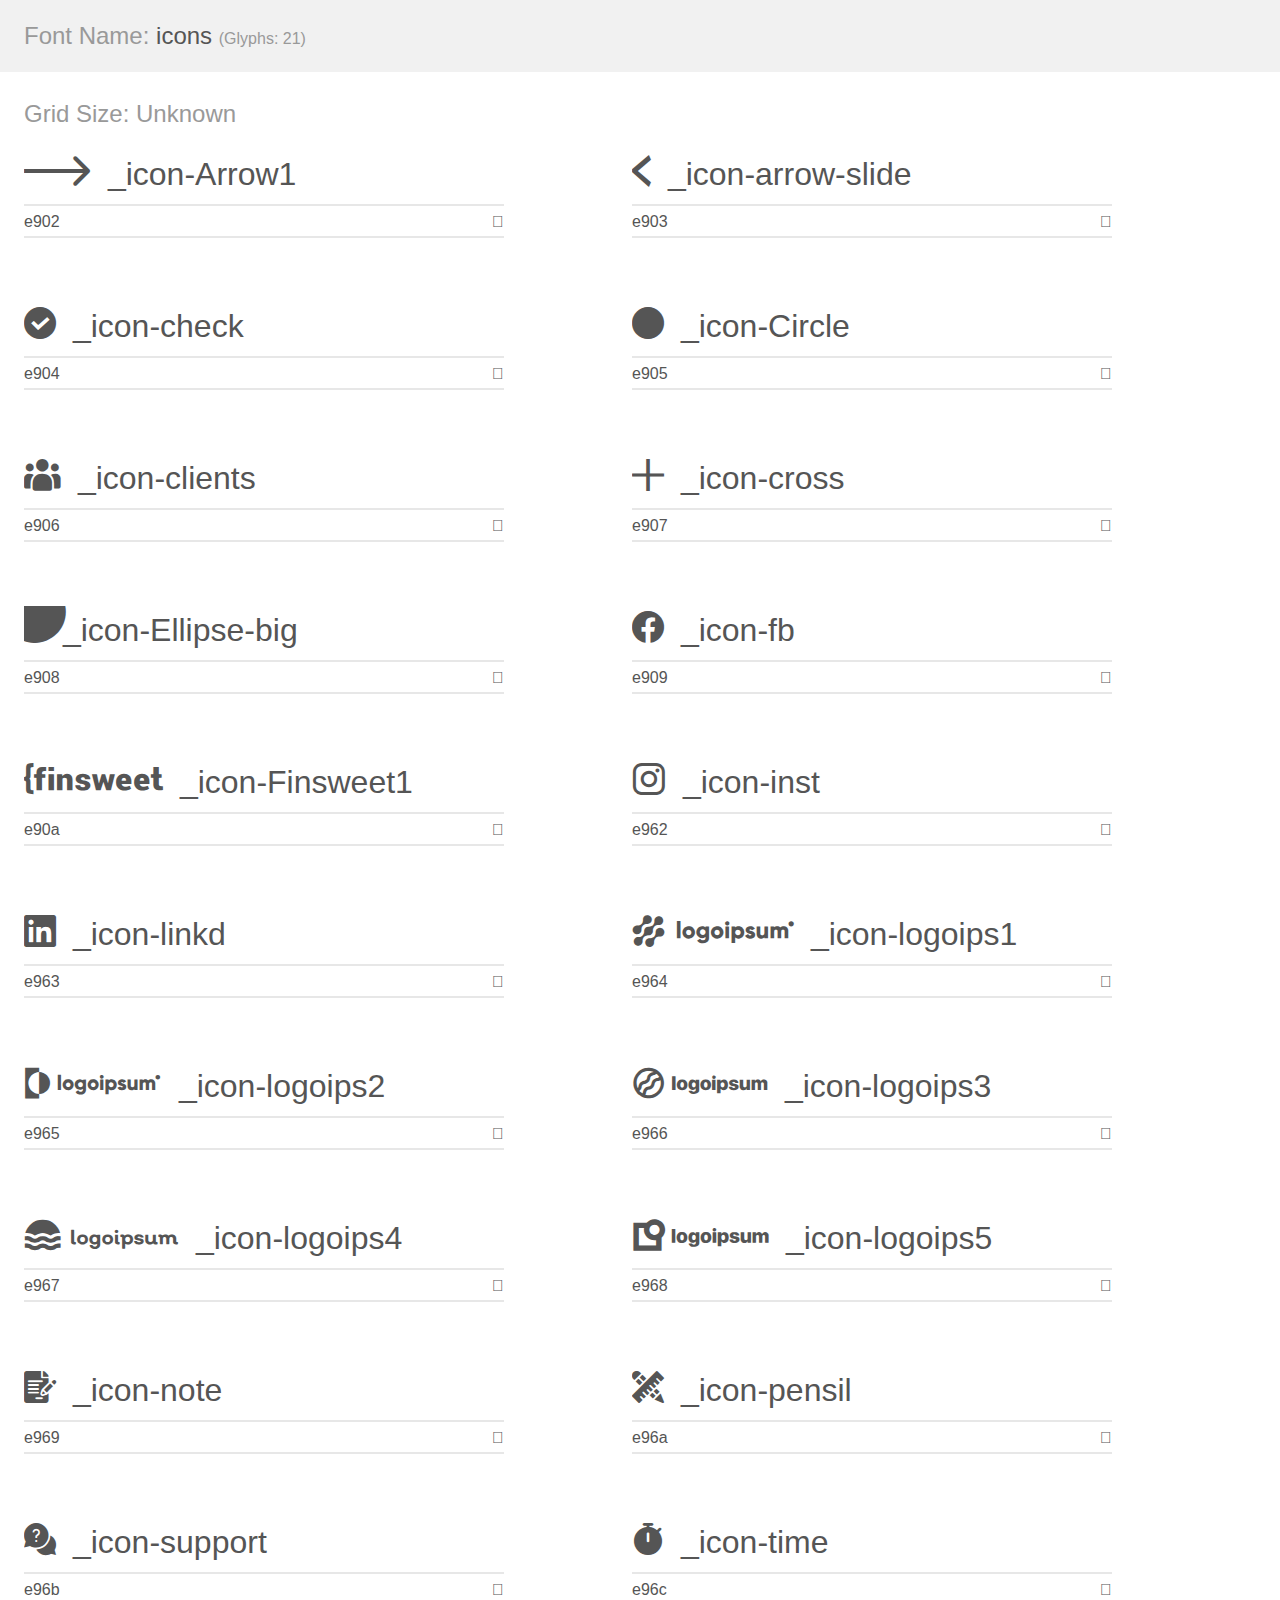
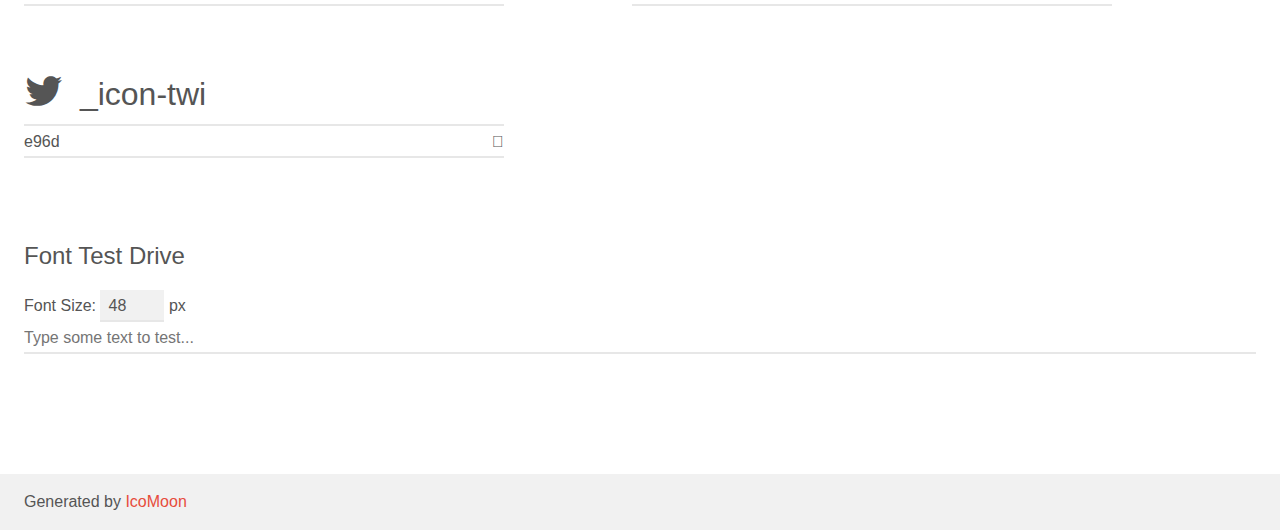
<file: icons-v1.0 (1)/demo.html>
<!doctype html>
<html>
<head>
    <meta charset="utf-8">
    <title>IcoMoon Demo</title>
    <meta name="description" content="An Icon Font Generated By IcoMoon.io">
    <meta name="viewport" content="width=device-width, initial-scale=1">
    <link rel="stylesheet" href="demo-files/demo.css">
    <link rel="stylesheet" href="style.css"></head>
<body>
    <div class="bgc1 clearfix">
        <h1 class="mhmm mvm"><span class="fgc1">Font Name:</span> icons <small class="fgc1">(Glyphs:&nbsp;21)</small></h1>
    </div>
    <div class="clearfix mhl ptl">
        <h1 class="mvm mtn fgc1">Grid Size: Unknown</h1>
        <div class="glyph fs1">
            <div class="clearfix bshadow0 pbs">
                <span class="_icon-Arrow1"></span>
                <span class="mls"> _icon-Arrow1</span>
            </div>
            <fieldset class="fs0 size1of1 clearfix hidden-false">
                <input type="text" readonly value="e902" class="unit size1of2" />
                <input type="text" maxlength="1" readonly value="&#xe902;" class="unitRight size1of2 talign-right" />
            </fieldset>
            <div class="fs0 bshadow0 clearfix hidden-true">
                <span class="unit pvs fgc1">liga: </span>
                <input type="text" readonly value="" class="liga unitRight" />
            </div>
        </div>
        <div class="glyph fs1">
            <div class="clearfix bshadow0 pbs">
                <span class="_icon-arrow-slide"></span>
                <span class="mls"> _icon-arrow-slide</span>
            </div>
            <fieldset class="fs0 size1of1 clearfix hidden-false">
                <input type="text" readonly value="e903" class="unit size1of2" />
                <input type="text" maxlength="1" readonly value="&#xe903;" class="unitRight size1of2 talign-right" />
            </fieldset>
            <div class="fs0 bshadow0 clearfix hidden-true">
                <span class="unit pvs fgc1">liga: </span>
                <input type="text" readonly value="" class="liga unitRight" />
            </div>
        </div>
        <div class="glyph fs1">
            <div class="clearfix bshadow0 pbs">
                <span class="_icon-check"></span>
                <span class="mls"> _icon-check</span>
            </div>
            <fieldset class="fs0 size1of1 clearfix hidden-false">
                <input type="text" readonly value="e904" class="unit size1of2" />
                <input type="text" maxlength="1" readonly value="&#xe904;" class="unitRight size1of2 talign-right" />
            </fieldset>
            <div class="fs0 bshadow0 clearfix hidden-true">
                <span class="unit pvs fgc1">liga: </span>
                <input type="text" readonly value="" class="liga unitRight" />
            </div>
        </div>
        <div class="glyph fs1">
            <div class="clearfix bshadow0 pbs">
                <span class="_icon-Circle"></span>
                <span class="mls"> _icon-Circle</span>
            </div>
            <fieldset class="fs0 size1of1 clearfix hidden-false">
                <input type="text" readonly value="e905" class="unit size1of2" />
                <input type="text" maxlength="1" readonly value="&#xe905;" class="unitRight size1of2 talign-right" />
            </fieldset>
            <div class="fs0 bshadow0 clearfix hidden-true">
                <span class="unit pvs fgc1">liga: </span>
                <input type="text" readonly value="" class="liga unitRight" />
            </div>
        </div>
        <div class="glyph fs1">
            <div class="clearfix bshadow0 pbs">
                <span class="_icon-clients"></span>
                <span class="mls"> _icon-clients</span>
            </div>
            <fieldset class="fs0 size1of1 clearfix hidden-false">
                <input type="text" readonly value="e906" class="unit size1of2" />
                <input type="text" maxlength="1" readonly value="&#xe906;" class="unitRight size1of2 talign-right" />
            </fieldset>
            <div class="fs0 bshadow0 clearfix hidden-true">
                <span class="unit pvs fgc1">liga: </span>
                <input type="text" readonly value="" class="liga unitRight" />
            </div>
        </div>
        <div class="glyph fs1">
            <div class="clearfix bshadow0 pbs">
                <span class="_icon-cross"></span>
                <span class="mls"> _icon-cross</span>
            </div>
            <fieldset class="fs0 size1of1 clearfix hidden-false">
                <input type="text" readonly value="e907" class="unit size1of2" />
                <input type="text" maxlength="1" readonly value="&#xe907;" class="unitRight size1of2 talign-right" />
            </fieldset>
            <div class="fs0 bshadow0 clearfix hidden-true">
                <span class="unit pvs fgc1">liga: </span>
                <input type="text" readonly value="" class="liga unitRight" />
            </div>
        </div>
        <div class="glyph fs1">
            <div class="clearfix bshadow0 pbs">
                <span class="_icon-Ellipse-big"></span>
                <span class="mls"> _icon-Ellipse-big</span>
            </div>
            <fieldset class="fs0 size1of1 clearfix hidden-false">
                <input type="text" readonly value="e908" class="unit size1of2" />
                <input type="text" maxlength="1" readonly value="&#xe908;" class="unitRight size1of2 talign-right" />
            </fieldset>
            <div class="fs0 bshadow0 clearfix hidden-true">
                <span class="unit pvs fgc1">liga: </span>
                <input type="text" readonly value="" class="liga unitRight" />
            </div>
        </div>
        <div class="glyph fs1">
            <div class="clearfix bshadow0 pbs">
                <span class="_icon-fb"></span>
                <span class="mls"> _icon-fb</span>
            </div>
            <fieldset class="fs0 size1of1 clearfix hidden-false">
                <input type="text" readonly value="e909" class="unit size1of2" />
                <input type="text" maxlength="1" readonly value="&#xe909;" class="unitRight size1of2 talign-right" />
            </fieldset>
            <div class="fs0 bshadow0 clearfix hidden-true">
                <span class="unit pvs fgc1">liga: </span>
                <input type="text" readonly value="" class="liga unitRight" />
            </div>
        </div>
        <div class="glyph fs1">
            <div class="clearfix bshadow0 pbs">
                <span class="_icon-Finsweet1"></span>
                <span class="mls"> _icon-Finsweet1</span>
            </div>
            <fieldset class="fs0 size1of1 clearfix hidden-false">
                <input type="text" readonly value="e90a" class="unit size1of2" />
                <input type="text" maxlength="1" readonly value="&#xe90a;" class="unitRight size1of2 talign-right" />
            </fieldset>
            <div class="fs0 bshadow0 clearfix hidden-true">
                <span class="unit pvs fgc1">liga: </span>
                <input type="text" readonly value="" class="liga unitRight" />
            </div>
        </div>
        <div class="glyph fs1">
            <div class="clearfix bshadow0 pbs">
                <span class="_icon-inst"></span>
                <span class="mls"> _icon-inst</span>
            </div>
            <fieldset class="fs0 size1of1 clearfix hidden-false">
                <input type="text" readonly value="e962" class="unit size1of2" />
                <input type="text" maxlength="1" readonly value="&#xe962;" class="unitRight size1of2 talign-right" />
            </fieldset>
            <div class="fs0 bshadow0 clearfix hidden-true">
                <span class="unit pvs fgc1">liga: </span>
                <input type="text" readonly value="" class="liga unitRight" />
            </div>
        </div>
        <div class="glyph fs1">
            <div class="clearfix bshadow0 pbs">
                <span class="_icon-linkd"></span>
                <span class="mls"> _icon-linkd</span>
            </div>
            <fieldset class="fs0 size1of1 clearfix hidden-false">
                <input type="text" readonly value="e963" class="unit size1of2" />
                <input type="text" maxlength="1" readonly value="&#xe963;" class="unitRight size1of2 talign-right" />
            </fieldset>
            <div class="fs0 bshadow0 clearfix hidden-true">
                <span class="unit pvs fgc1">liga: </span>
                <input type="text" readonly value="" class="liga unitRight" />
            </div>
        </div>
        <div class="glyph fs1">
            <div class="clearfix bshadow0 pbs">
                <span class="_icon-logoips1"></span>
                <span class="mls"> _icon-logoips1</span>
            </div>
            <fieldset class="fs0 size1of1 clearfix hidden-false">
                <input type="text" readonly value="e964" class="unit size1of2" />
                <input type="text" maxlength="1" readonly value="&#xe964;" class="unitRight size1of2 talign-right" />
            </fieldset>
            <div class="fs0 bshadow0 clearfix hidden-true">
                <span class="unit pvs fgc1">liga: </span>
                <input type="text" readonly value="" class="liga unitRight" />
            </div>
        </div>
        <div class="glyph fs1">
            <div class="clearfix bshadow0 pbs">
                <span class="_icon-logoips2"></span>
                <span class="mls"> _icon-logoips2</span>
            </div>
            <fieldset class="fs0 size1of1 clearfix hidden-false">
                <input type="text" readonly value="e965" class="unit size1of2" />
                <input type="text" maxlength="1" readonly value="&#xe965;" class="unitRight size1of2 talign-right" />
            </fieldset>
            <div class="fs0 bshadow0 clearfix hidden-true">
                <span class="unit pvs fgc1">liga: </span>
                <input type="text" readonly value="" class="liga unitRight" />
            </div>
        </div>
        <div class="glyph fs1">
            <div class="clearfix bshadow0 pbs">
                <span class="_icon-logoips3"></span>
                <span class="mls"> _icon-logoips3</span>
            </div>
            <fieldset class="fs0 size1of1 clearfix hidden-false">
                <input type="text" readonly value="e966" class="unit size1of2" />
                <input type="text" maxlength="1" readonly value="&#xe966;" class="unitRight size1of2 talign-right" />
            </fieldset>
            <div class="fs0 bshadow0 clearfix hidden-true">
                <span class="unit pvs fgc1">liga: </span>
                <input type="text" readonly value="" class="liga unitRight" />
            </div>
        </div>
        <div class="glyph fs1">
            <div class="clearfix bshadow0 pbs">
                <span class="_icon-logoips4"></span>
                <span class="mls"> _icon-logoips4</span>
            </div>
            <fieldset class="fs0 size1of1 clearfix hidden-false">
                <input type="text" readonly value="e967" class="unit size1of2" />
                <input type="text" maxlength="1" readonly value="&#xe967;" class="unitRight size1of2 talign-right" />
            </fieldset>
            <div class="fs0 bshadow0 clearfix hidden-true">
                <span class="unit pvs fgc1">liga: </span>
                <input type="text" readonly value="" class="liga unitRight" />
            </div>
        </div>
        <div class="glyph fs1">
            <div class="clearfix bshadow0 pbs">
                <span class="_icon-logoips5"></span>
                <span class="mls"> _icon-logoips5</span>
            </div>
            <fieldset class="fs0 size1of1 clearfix hidden-false">
                <input type="text" readonly value="e968" class="unit size1of2" />
                <input type="text" maxlength="1" readonly value="&#xe968;" class="unitRight size1of2 talign-right" />
            </fieldset>
            <div class="fs0 bshadow0 clearfix hidden-true">
                <span class="unit pvs fgc1">liga: </span>
                <input type="text" readonly value="" class="liga unitRight" />
            </div>
        </div>
        <div class="glyph fs1">
            <div class="clearfix bshadow0 pbs">
                <span class="_icon-note"></span>
                <span class="mls"> _icon-note</span>
            </div>
            <fieldset class="fs0 size1of1 clearfix hidden-false">
                <input type="text" readonly value="e969" class="unit size1of2" />
                <input type="text" maxlength="1" readonly value="&#xe969;" class="unitRight size1of2 talign-right" />
            </fieldset>
            <div class="fs0 bshadow0 clearfix hidden-true">
                <span class="unit pvs fgc1">liga: </span>
                <input type="text" readonly value="" class="liga unitRight" />
            </div>
        </div>
        <div class="glyph fs1">
            <div class="clearfix bshadow0 pbs">
                <span class="_icon-pensil"></span>
                <span class="mls"> _icon-pensil</span>
            </div>
            <fieldset class="fs0 size1of1 clearfix hidden-false">
                <input type="text" readonly value="e96a" class="unit size1of2" />
                <input type="text" maxlength="1" readonly value="&#xe96a;" class="unitRight size1of2 talign-right" />
            </fieldset>
            <div class="fs0 bshadow0 clearfix hidden-true">
                <span class="unit pvs fgc1">liga: </span>
                <input type="text" readonly value="" class="liga unitRight" />
            </div>
        </div>
        <div class="glyph fs1">
            <div class="clearfix bshadow0 pbs">
                <span class="_icon-support"></span>
                <span class="mls"> _icon-support</span>
            </div>
            <fieldset class="fs0 size1of1 clearfix hidden-false">
                <input type="text" readonly value="e96b" class="unit size1of2" />
                <input type="text" maxlength="1" readonly value="&#xe96b;" class="unitRight size1of2 talign-right" />
            </fieldset>
            <div class="fs0 bshadow0 clearfix hidden-true">
                <span class="unit pvs fgc1">liga: </span>
                <input type="text" readonly value="" class="liga unitRight" />
            </div>
        </div>
        <div class="glyph fs1">
            <div class="clearfix bshadow0 pbs">
                <span class="_icon-time"></span>
                <span class="mls"> _icon-time</span>
            </div>
            <fieldset class="fs0 size1of1 clearfix hidden-false">
                <input type="text" readonly value="e96c" class="unit size1of2" />
                <input type="text" maxlength="1" readonly value="&#xe96c;" class="unitRight size1of2 talign-right" />
            </fieldset>
            <div class="fs0 bshadow0 clearfix hidden-true">
                <span class="unit pvs fgc1">liga: </span>
                <input type="text" readonly value="" class="liga unitRight" />
            </div>
        </div>
        <div class="glyph fs1">
            <div class="clearfix bshadow0 pbs">
                <span class="_icon-twi"></span>
                <span class="mls"> _icon-twi</span>
            </div>
            <fieldset class="fs0 size1of1 clearfix hidden-false">
                <input type="text" readonly value="e96d" class="unit size1of2" />
                <input type="text" maxlength="1" readonly value="&#xe96d;" class="unitRight size1of2 talign-right" />
            </fieldset>
            <div class="fs0 bshadow0 clearfix hidden-true">
                <span class="unit pvs fgc1">liga: </span>
                <input type="text" readonly value="" class="liga unitRight" />
            </div>
        </div>
    </div>

    <!--[if gt IE 8]><!-->
    <div class="mhl clearfix mbl">
        <h1>Font Test Drive</h1>
        <label>
            Font Size: <input id="fontSize" type="number" class="textbox0 mbm"
            min="8" value="48" />
            px
        </label>
        <input id="testText" type="text" class="phl size1of1 mvl"
        placeholder="Type some text to test..." value=""/>
        <div id="testDrive" class="_icon-" style="font-family: icons">&nbsp;
        </div>
    </div>
    <!--<![endif]-->
    <div class="bgc1 clearfix">
        <p class="mhl">Generated by <a href="https://icomoon.io/app">IcoMoon</a></p>
    </div>

    <script src="demo-files/demo.js"></script>
</body>
</html>
</file>
<file: css/style.css>
@import url("https://fonts.googleapis.com/css?family=Poppins:300,regular,500,600");
@font-face {
  font-family: "icons";
  font-display: swap;
  src: url("../fonts/icons.woff") format("woff"), url("../fonts/icons.woff2#icons") format("woff2");
  font-weight: normal;
  font-style: normal;
  font-display: block;
}
[class^=_icon-]:after,
[class*=" _icon-"]:after, [class^=_icon-]:before,
[class*=" _icon-"]:before {
  font-family: "icons";
  font-style: normal;
  font-weight: normal;
  font-variant: normal;
  text-transform: none;
  line-height: 1;
  -webkit-font-smoothing: antialiased;
  -moz-osx-font-smoothing: grayscale;
}

[class^=_icon-]:before,
[class*=" _icon-"]:before {
  display: block;
}

[class^=_icon-]:after,
[class*=" _icon-"]:after {
  display: block;
}

._icon-Arrow1:after {
  content: "\e902";
  position: relative;
  right: -15px;
}

._icon-arrow-slide:before {
  content: "\e903";
}

._icon-check:before {
  content: "\e904";
}

._icon-Circle:before {
  content: "\e905";
}

._icon-clients:before {
  content: "\e906";
}

._icon-cross:before {
  content: "\e907";
}

._icon-Ellipse-big:before {
  content: "\e908";
}

._icon-fb:before {
  content: "\e909";
}

._icon-Finsweet1:before {
  content: "\e90a";
}

._icon-inst:before {
  content: "\e962";
}

._icon-linkd:before {
  content: "\e963";
}

._icon-logoips1:before {
  content: "\e964";
}

._icon-logoips2:before {
  content: "\e965";
}

._icon-logoips3:before {
  content: "\e966";
}

._icon-logoips4:before {
  content: "\e967";
}

._icon-logoips5:before {
  content: "\e968";
}

._icon-note:before {
  content: "\e969";
}

._icon-pensil:before {
  content: "\e96a";
}

._icon-support:before {
  content: "\e96b";
}

._icon-time:before {
  content: "\e96c";
}

._icon-twi:before {
  content: "\e96d";
}

* {
  padding: 0px;
  margin: 0px;
  border: 0px;
}

*,
*:before,
*:after {
  -webkit-box-sizing: border-box;
  box-sizing: border-box;
}

:focus,
:active {
  outline: none;
}

a:focus,
a:active {
  outline: none;
}

aside,
nav,
footer,
header,
section {
  display: block;
}

html,
body {
  height: 100%;
  min-width: 320;
}

body {
  line-height: 1;
  font-family: "Poppins";
  -ms-text-size-adjust: 100%;
  -moz-text-size-adjust: 100%;
  -webkit-text-size-adjust: 100%;
}

input,
button,
textarea {
  font-family: "Poppins";
}

input::-ms-clear {
  display: none;
}

button {
  cursor: pointer;
}

button::-moz-focus-inner {
  padding: 0;
  border: 0;
}

a,
a:visited {
  text-decoration: none;
}

a:hover {
  text-decoration: none;
}

ul li {
  list-style: none;
}

img {
  vertical-align: top;
}

h1,
h2,
h3,
h4,
h5,
h6 {
  font-weight: inherit;
  font-size: inherit;
}

body {
  font-size: 16px;
  color: rgba(40, 41, 57, 0.7019607843);
}
body._lock {
  overflow: hidden;
  -ms-touch-action: none;
      touch-action: none;
  -ms-scroll-chaining: none;
      overscroll-behavior: none;
}

.wrapper {
  width: 100%;
  min-height: 100%;
  overflow: hidden;
  display: -webkit-box;
  display: -ms-flexbox;
  display: flex;
  -webkit-box-orient: vertical;
  -webkit-box-direction: normal;
      -ms-flex-direction: column;
          flex-direction: column;
}
._container {
  max-width: 1280px;
  margin: 0 auto;
}
@media (max-width: 1304px) {
  ._container {
    max-width: 970px;
  }
}
@media (max-width: 991.98px) {
  ._container {
    max-width: 750px;
  }
}
@media (max-width: 767.98px) {
  ._container {
    max-width: none;
    padding: 0 10px;
  }
}

.header {
  position: fixed;
  top: 0;
  left: 0;
  width: 100%;
  z-index: 50;
  background-color: #1C1E53;
}
@media (min-width: 48em) {
  .header {
    padding-top: 1rem;
  }
}
@media (min-width: 20em) and (max-width: 48em) {
  @supports (padding-top: clamp( 0.625rem , 0.3571428571rem  +  1.3392857143vw , 1rem )) {
    .header {
      padding-top: clamp( 0.625rem , 0.3571428571rem  +  1.3392857143vw , 1rem );
    }
  }
  @supports not (padding-top: clamp( 0.625rem , 0.3571428571rem  +  1.3392857143vw , 1rem )) {
    .header {
      padding-top: calc(0.625rem + 0.375 * (100vw - 20rem) / 28);
    }
  }
}
@media (min-width: 48em) {
  .header {
    padding-bottom: 1rem;
  }
}
@media (min-width: 20em) and (max-width: 48em) {
  @supports (padding-bottom: clamp( 0.625rem , 0.3571428571rem  +  1.3392857143vw , 1rem )) {
    .header {
      padding-bottom: clamp( 0.625rem , 0.3571428571rem  +  1.3392857143vw , 1rem );
    }
  }
  @supports not (padding-bottom: clamp( 0.625rem , 0.3571428571rem  +  1.3392857143vw , 1rem )) {
    .header {
      padding-bottom: calc(0.625rem + 0.375 * (100vw - 20rem) / 28);
    }
  }
}
.header__container {
  max-width: 1300px;
  padding: 0 10px;
  margin: 0 auto;
  display: -webkit-box;
  display: -ms-flexbox;
  display: flex;
  -webkit-box-align: center;
      -ms-flex-align: center;
          align-items: center;
}
.header__logo {
  z-index: 5;
  font-size: 20px;
  font-weight: 600;
  color: #fff;
  padding-right: 20px;
}
@media (max-width: 767.98px) {
  .header__logo {
    padding-right: 0;
  }
}
.header__menu {
  display: -webkit-box;
  display: -ms-flexbox;
  display: flex;
  -webkit-box-pack: end;
      -ms-flex-pack: end;
          justify-content: flex-end;
  font-weight: 500;
  line-height: 175%;
  -webkit-box-flex: 1;
      -ms-flex: 1 1 auto;
          flex: 1 1 auto;
}
.header__actions {
  display: -webkit-box;
  display: -ms-flexbox;
  display: flex;
  -webkit-box-align: center;
      -ms-flex-align: center;
          align-items: center;
  gap: 10px;
}
.header__button {
  line-height: 175%;
  z-index: 5;
  display: -webkit-inline-box;
  display: -ms-inline-flexbox;
  display: inline-flex;
  border: 2px solid rgba(244, 246, 252, 0.2);
  border-radius: 41px;
  color: #BBBBCB;
}
@media (min-width: 81.5em) {
  .header__button {
    padding-top: 0.875rem;
  }
}
@media (min-width: 20em) and (max-width: 81.5em) {
  @supports (padding-top: clamp( 0.625rem , 0.543699187rem  +  0.406504065vw , 0.875rem )) {
    .header__button {
      padding-top: clamp( 0.625rem , 0.543699187rem  +  0.406504065vw , 0.875rem );
    }
  }
  @supports not (padding-top: clamp( 0.625rem , 0.543699187rem  +  0.406504065vw , 0.875rem )) {
    .header__button {
      padding-top: calc(0.625rem + 0.25 * (100vw - 20rem) / 61.5);
    }
  }
}
@media (max-width: 20em) {
  .header__button {
    padding-top: 0.625rem;
  }
}
@media (min-width: 81.5em) {
  .header__button {
    padding-left: 3rem;
  }
}
@media (min-width: 20em) and (max-width: 81.5em) {
  @supports (padding-left: clamp( 0.9375rem , 0.2667682927rem  +  3.3536585366vw , 3rem )) {
    .header__button {
      padding-left: clamp( 0.9375rem , 0.2667682927rem  +  3.3536585366vw , 3rem );
    }
  }
  @supports not (padding-left: clamp( 0.9375rem , 0.2667682927rem  +  3.3536585366vw , 3rem )) {
    .header__button {
      padding-left: calc(0.9375rem + 2.0625 * (100vw - 20rem) / 61.5);
    }
  }
}
@media (max-width: 20em) {
  .header__button {
    padding-left: 0.9375rem;
  }
}
@media (min-width: 81.5em) {
  .header__button {
    padding-bottom: 0.875rem;
  }
}
@media (min-width: 20em) and (max-width: 81.5em) {
  @supports (padding-bottom: clamp( 0.625rem , 0.543699187rem  +  0.406504065vw , 0.875rem )) {
    .header__button {
      padding-bottom: clamp( 0.625rem , 0.543699187rem  +  0.406504065vw , 0.875rem );
    }
  }
  @supports not (padding-bottom: clamp( 0.625rem , 0.543699187rem  +  0.406504065vw , 0.875rem )) {
    .header__button {
      padding-bottom: calc(0.625rem + 0.25 * (100vw - 20rem) / 61.5);
    }
  }
}
@media (max-width: 20em) {
  .header__button {
    padding-bottom: 0.625rem;
  }
}
@media (min-width: 81.5em) {
  .header__button {
    padding-right: 3rem;
  }
}
@media (min-width: 20em) and (max-width: 81.5em) {
  @supports (padding-right: clamp( 0.9375rem , 0.2667682927rem  +  3.3536585366vw , 3rem )) {
    .header__button {
      padding-right: clamp( 0.9375rem , 0.2667682927rem  +  3.3536585366vw , 3rem );
    }
  }
  @supports not (padding-right: clamp( 0.9375rem , 0.2667682927rem  +  3.3536585366vw , 3rem )) {
    .header__button {
      padding-right: calc(0.9375rem + 2.0625 * (100vw - 20rem) / 61.5);
    }
  }
}
@media (max-width: 20em) {
  .header__button {
    padding-right: 0.9375rem;
  }
}
.header__button:hover {
  color: #FFF;
  border: 2px solid #fff;
}
@media (max-width: 767.98px) {
  .header__button {
    line-height: 125%;
  }
}

.menu {
  padding-right: 50px;
}
@media (max-width: 991.98px) {
  .menu {
    padding-right: 35px;
  }
}
@media (max-width: 767.98px) {
  .menu__body {
    position: fixed;
    width: 100%;
    height: 100%;
    top: 0;
    left: -100%;
    -webkit-transition: all 0.3s ease 0s;
    -o-transition: all 0.3s ease 0s;
    transition: all 0.3s ease 0s;
    overflow: auto;
    background-color: rgba(28, 30, 84, 0.95);
  }
}
@media (max-width: 767.98px) and (min-width: 48em) {
  .menu__body {
    padding-top: 8.75rem;
  }
}
@media (max-width: 767.98px) and (min-width: 20em) and (max-width: 48em) {
  @supports (padding-top: clamp( 6.25rem , 4.4642857143rem  +  8.9285714286vw , 8.75rem )) {
    .menu__body {
      padding-top: clamp( 6.25rem , 4.4642857143rem  +  8.9285714286vw , 8.75rem );
    }
  }
  @supports not (padding-top: clamp( 6.25rem , 4.4642857143rem  +  8.9285714286vw , 8.75rem )) {
    .menu__body {
      padding-top: calc(6.25rem + 2.5 * (100vw - 20rem) / 28);
    }
  }
}
@media (max-width: 767.98px) {
  .menu__body::before {
    content: "";
    position: fixed;
    top: 0;
    left: -100%;
    -webkit-transition: all 0.3s ease 0s;
    -o-transition: all 0.3s ease 0s;
    transition: all 0.3s ease 0s;
    width: 100%;
    background-color: #1C1E53;
    z-index: 2;
  }
}
@media (max-width: 767.98px) and (min-width: 48em) {
  .menu__body::before {
    height: 5.625rem;
  }
}
@media (max-width: 767.98px) and (min-width: 20em) and (max-width: 48em) {
  @supports (height: clamp( 4.5rem , 3.6964285714rem  +  4.0178571429vw , 5.625rem )) {
    .menu__body::before {
      height: clamp( 4.5rem , 3.6964285714rem  +  4.0178571429vw , 5.625rem );
    }
  }
  @supports not (height: clamp( 4.5rem , 3.6964285714rem  +  4.0178571429vw , 5.625rem )) {
    .menu__body::before {
      height: calc(4.5rem + 1.125 * (100vw - 20rem) / 28);
    }
  }
}
@media (max-width: 767.98px) {
  .menu__body.menu-open {
    left: 0;
  }
  .menu__body.menu-open::before {
    left: 0;
  }
}
.menu__list {
  display: -webkit-box;
  display: -ms-flexbox;
  display: flex;
  -webkit-column-gap: 30px;
     -moz-column-gap: 30px;
          column-gap: 30px;
  row-gap: 30px;
}
@media (min-width: 81.5em) {
  .menu__list {
    -webkit-column-gap: 1.875rem;
       -moz-column-gap: 1.875rem;
            column-gap: 1.875rem;
  }
}
@media (min-width: 20em) and (max-width: 81.5em) {
  @supports ((-moz-column-gap: clamp( 0.9375rem , 0.6326219512rem  +  1.5243902439vw , 1.875rem )) or (column-gap: clamp( 0.9375rem , 0.6326219512rem  +  1.5243902439vw , 1.875rem ))) {
    .menu__list {
      -webkit-column-gap: clamp( 0.9375rem , 0.6326219512rem  +  1.5243902439vw , 1.875rem );
         -moz-column-gap: clamp( 0.9375rem , 0.6326219512rem  +  1.5243902439vw , 1.875rem );
              column-gap: clamp( 0.9375rem , 0.6326219512rem  +  1.5243902439vw , 1.875rem );
    }
  }
  @supports not ((-moz-column-gap: clamp( 0.9375rem , 0.6326219512rem  +  1.5243902439vw , 1.875rem )) or (column-gap: clamp( 0.9375rem , 0.6326219512rem  +  1.5243902439vw , 1.875rem ))) {
    .menu__list {
      -webkit-column-gap: calc(0.9375rem + 0.9375 * (100vw - 20rem) / 61.5);
         -moz-column-gap: calc(0.9375rem + 0.9375 * (100vw - 20rem) / 61.5);
              column-gap: calc(0.9375rem + 0.9375 * (100vw - 20rem) / 61.5);
    }
  }
}
@media (max-width: 20em) {
  .menu__list {
    -webkit-column-gap: 0.9375rem;
       -moz-column-gap: 0.9375rem;
            column-gap: 0.9375rem;
  }
}
@media (max-width: 767.98px) {
  .menu__list {
    -webkit-box-orient: vertical;
    -webkit-box-direction: normal;
        -ms-flex-direction: column;
            flex-direction: column;
    text-align: center;
  }
}
.menu__link {
  color: #BBBBCB;
}
.menu__link:hover {
  color: #FFF;
}
@media (max-width: 767.98px) {
  .menu__link {
    font-size: 30px;
  }
}

.icon-menu {
  display: none;
}
@media (max-width: 767.98px) {
  .icon-menu {
    display: block;
    position: relative;
    background-color: transparent;
    width: 30px;
    height: 18px;
    cursor: pointer;
    z-index: 5;
  }
  .icon-menu span, .icon-menu::before, .icon-menu::after {
    content: "";
    -webkit-transition: all 0.3s ease 0s;
    -o-transition: all 0.3s ease 0s;
    transition: all 0.3s ease 0s;
    right: 0;
    position: absolute;
    width: 100%;
    height: 10%;
    background-color: #ffffff;
  }
  .icon-menu::before {
    top: 0;
  }
  .icon-menu::after {
    bottom: 0;
  }
  .icon-menu span {
    top: calc(50% - 1px);
  }
  .icon-menu.menu-open span {
    width: 0;
  }
  .icon-menu.menu-open::before {
    top: calc(50% - 1px);
    -webkit-transform: rotate(-45deg);
        -ms-transform: rotate(-45deg);
            transform: rotate(-45deg);
  }
  .icon-menu.menu-open::after {
    bottom: calc(50% - 1px);
    -webkit-transform: rotate(45deg);
        -ms-transform: rotate(45deg);
            transform: rotate(45deg);
  }
}

.footer {
  background-color: #1C1E53;
}
.footer__container {
  padding: 100px 10px 0px 10px;
  max-width: 1300px;
  margin: 0 auto;
  color: #fff;
}
@media (max-width: 991.98px) {
  .footer__container {
    padding-top: 50px;
  }
}
.footer__descriptions {
  max-width: 1058px;
  display: -webkit-box;
  display: -ms-flexbox;
  display: flex;
  -webkit-box-pack: justify;
      -ms-flex-pack: justify;
          justify-content: space-between;
}
@media (max-width: 991.98px) {
  .footer__descriptions {
    display: block;
    text-align: center;
    padding-bottom: 20px;
  }
}
.footer__part-one {
  max-width: 400px;
}
@media (max-width: 991.98px) {
  .footer__part-one {
    max-width: 700px;
    margin: 0 auto;
  }
}
.footer__logo {
  font-weight: 500;
  font-size: 30px;
  line-height: 175%;
  color: #fff;
  padding-bottom: 22px;
}
.footer__logo-text {
  font-weight: 500;
  line-height: 175%;
  color: rgba(255, 255, 255, 0.8);
}
.footer__part-two {
  max-width: 400px;
}
@media (max-width: 991.98px) {
  .footer__part-two {
    max-width: 700px;
    margin: 0 auto;
  }
}
.footer__title {
  padding-bottom: 15px;
  color: #FFFFFF;
}
.footer__subtitle {
  font-weight: 400;
  line-height: 28px;
  color: rgba(255, 255, 255, 0.8);
  padding-bottom: 28px;
}
.footer__icon-links {
  display: -webkit-box;
  display: -ms-flexbox;
  display: flex;
  gap: 26px;
}
@media (max-width: 991.98px) {
  .footer__icon-links {
    -webkit-box-pack: center;
        -ms-flex-pack: center;
            justify-content: center;
  }
}
.footer__link {
  color: #Fff;
}
.footer__link:hover {
  color: #BBBBCB;
}
.footer__contacts {
  max-width: 527px;
  background-color: #FCD980;
  color: #282938;
  display: -webkit-box;
  display: -ms-flexbox;
  display: flex;
  gap: 30px;
  padding: 17px 37px;
}
@media (max-width: 991.98px) {
  .footer__contacts {
    margin: 0 auto;
  }
}
@media (max-width: 479.98px) {
  .footer__contacts {
    -webkit-box-orient: vertical;
    -webkit-box-direction: normal;
        -ms-flex-direction: column;
            flex-direction: column;
  }
}
.footer__row-cont {
  font-weight: 500;
  font-size: 18px;
  line-height: 178%;
  color: #282938;
}
.footer__email {
  font-weight: 400;
  font-size: 16px;
  line-height: 175%;
  color: rgba(40, 41, 56, 0.8);
}
.footer__tel-num {
  font-weight: 400;
  font-size: 16px;
  line-height: 175%;
  color: rgba(40, 41, 56, 0.8);
}
.footer__menu {
  background-color: #fff;
}
.footer__down-container {
  padding: 32px 0;
  max-width: 1300px;
  margin: 0 auto;
  color: #282938;
  display: -webkit-box;
  display: -ms-flexbox;
  display: flex;
}
.footer__down-container li a {
  color: #282938;
}
.footer__down-container li a:hover {
  color: #BBBBCB;
}
.footer__down-container nav {
  padding-right: 0;
}
@media (max-width: 991.98px) {
  .footer__down-container {
    -webkit-box-pack: center;
        -ms-flex-pack: center;
            justify-content: center;
  }
}
@media (max-width: 991.98px) {
  .footer__down-container .header__menu {
    display: none;
  }
}
.footer__copy {
  font-weight: 500;
  line-height: 175%;
  color: inherit;
}

@media (max-width: 991.98px) {
  .menu-footer {
    display: none;
  }
}

.head-home {
  background-color: #1C1E53;
}
.head-home__container {
  max-width: 1300px;
  padding: 130px 10px 125px;
  margin: 0 auto;
  display: -webkit-box;
  display: -ms-flexbox;
  display: flex;
  -webkit-box-pack: justify;
      -ms-flex-pack: justify;
          justify-content: space-between;
}
@media (max-width: 991.98px) {
  .head-home__container {
    padding: 50px 10px 50px;
    text-align: center;
    -webkit-box-pack: center;
        -ms-flex-pack: center;
            justify-content: center;
  }
}
.head-home__decription {
  max-width: 510px;
  color: #FFFFFF;
  padding: 0 10px 0 0;
}
@media (max-width: 991.98px) {
  .head-home__decription {
    max-width: none;
  }
}
.head-home__title {
  color: #FFFFFF;
  padding: 0 0 24px 0;
}
.head-home__text {
  color: rgba(255, 255, 255, 0.7019607843);
  padding: 0 0 50px 0;
}
.head-home__links {
  display: -webkit-box;
  display: -ms-flexbox;
  display: flex;
  -webkit-box-align: center;
      -ms-flex-align: center;
          align-items: center;
  gap: 40px;
}
@media (max-width: 991.98px) {
  .head-home__links {
    -webkit-box-pack: center;
        -ms-flex-pack: center;
            justify-content: center;
  }
}
@media (max-width: 479.98px) {
  .head-home__links {
    -webkit-box-orient: vertical;
    -webkit-box-direction: normal;
        -ms-flex-direction: column;
            flex-direction: column;
  }
}
@media (max-width: 991.98px) {
  .head-home__image {
    display: none;
  }
}
.head-home__image img {
  width: 100%;
  -o-object-fit: cover;
     object-fit: cover;
}

.how-work {
  background-color: #F4F6FC;
}
.how-work__container {
  padding: 130px 10px;
  max-width: 1300px;
  margin: 0 auto;
  padding-right: 70px;
  display: -webkit-box;
  display: -ms-flexbox;
  display: flex;
  -webkit-box-pack: justify;
      -ms-flex-pack: justify;
          justify-content: space-between;
  row-gap: 50px;
}
@media (max-width: 1304px) {
  .how-work__container {
    padding-right: 10px;
  }
}
@media (max-width: 991.98px) {
  .how-work__container {
    padding: 50px 10px;
    display: block;
  }
}
.how-work__description {
  max-width: 350px;
  padding-right: 10px;
  padding-bottom: 50px;
}
.how-work__description *:not(:last-child) {
  padding: 0 0 15px 0;
}
@media (max-width: 991.98px) {
  .how-work__description {
    max-width: none;
    display: -webkit-box;
    display: -ms-flexbox;
    display: flex;
    -webkit-box-orient: vertical;
    -webkit-box-direction: normal;
        -ms-flex-direction: column;
            flex-direction: column;
    -webkit-box-align: center;
        -ms-flex-align: center;
            align-items: center;
  }
}
.how-work__title {
  color: #282938;
}
@media (max-width: 991.98px) {
  .how-work__text {
    text-align: center;
  }
}
.how-work__link {
  display: inline-block;
}
.how-work__link.btn-arr {
  color: #2405F2;
}
.how-work__link.btn-arr:hover {
  color: #BBBBCB;
}
.sub-description {
  display: -webkit-box;
  display: -ms-flexbox;
  display: flex;
  -webkit-box-orient: vertical;
  -webkit-box-direction: normal;
      -ms-flex-direction: column;
          flex-direction: column;
  row-gap: 30px;
}
.sub-description__pair {
  display: -webkit-box;
  display: -ms-flexbox;
  display: flex;
  row-gap: 30px;
  -ms-flex-pack: distribute;
      justify-content: space-around;
}
@media (max-width: 767.98px) {
  .sub-description__pair {
    -webkit-box-orient: vertical;
    -webkit-box-direction: normal;
        -ms-flex-direction: column;
            flex-direction: column;
    -webkit-box-align: center;
        -ms-flex-align: center;
            align-items: center;
  }
}
.sub-description__item {
  padding-right: 10px;
  max-width: 300px;
}
@media (max-width: 767.98px) {
  .sub-description__item {
    max-width: 450px;
  }
}
@media (max-width: 767.98px) {
  .sub-description__image-block {
    display: -webkit-box;
    display: -ms-flexbox;
    display: flex;
    -webkit-box-pack: center;
        -ms-flex-pack: center;
            justify-content: center;
  }
}
.sub-description__image {
  position: relative;
  padding-bottom: 15px;
}
.sub-description__image-number {
  color: #FFFFFF;
  font-weight: 500;
  font-size: 18px;
  line-height: 178%;
  position: relative;
  top: 8px;
  right: 38px;
}
.sub-description__title {
  font-weight: 500;
  font-size: 32px;
  line-height: 150%;
  padding-bottom: 10px;
}
@media (max-width: 767.98px) {
  .sub-description__title {
    text-align: center;
  }
}
@media (max-width: 767.98px) {
  .sub-description__text {
    text-align: center;
  }
}

.our-projects__container {
  padding: 130px 10px;
  max-width: 1300px;
  margin: 0 auto;
}
@media (max-width: 991.98px) {
  .our-projects__container {
    padding: 50px 10px;
  }
}
.our-projects__head {
  display: -webkit-box;
  display: -ms-flexbox;
  display: flex;
  -webkit-box-align: center;
      -ms-flex-align: center;
          align-items: center;
  -webkit-box-pack: justify;
      -ms-flex-pack: justify;
          justify-content: space-between;
  padding-bottom: 60px;
}
.our-projects__view-all.btn-arr {
  color: #282938;
}
.our-projects__view-all.btn-arr:hover {
  color: #BBBBCB;
}
.body-projects {
  display: -webkit-box;
  display: -ms-flexbox;
  display: flex;
  gap: 32px;
}
@media (max-width: 991.98px) {
  .body-projects {
    -ms-flex-wrap: wrap;
        flex-wrap: wrap;
  }
}
.body-projects__big-item {
  max-height: 600px;
  width: 100%;
  -webkit-box-flex: 0;
      -ms-flex: 0 1 843px;
          flex: 0 1 843px;
  position: relative;
  overflow: hidden;
}
.body-projects__big-item:hover .body-projects__big-description {
  top: 0;
  left: 0;
}
.body-projects__big-image {
  padding-bottom: 72%;
}
.body-projects__big-description {
  position: absolute;
  top: 0;
  left: -100%;
  z-index: 2;
  -webkit-transition: all 0.5s ease 0s;
  -o-transition: all 0.5s ease 0s;
  transition: all 0.5s ease 0s;
  padding: 40px 40px 75px 40px;
  max-width: 395px;
  height: 100%;
  display: -webkit-box;
  display: -ms-flexbox;
  display: flex;
  -webkit-box-orient: vertical;
  -webkit-box-direction: normal;
      -ms-flex-direction: column;
          flex-direction: column;
  -webkit-box-pack: end;
      -ms-flex-pack: end;
          justify-content: flex-end;
  background: -o-linear-gradient(120.61deg, #1C1E53 -10.96%, rgba(28, 30, 83, 0.42) 103.96%);
  background: linear-gradient(329.39deg, #1C1E53 -10.96%, rgba(28, 30, 83, 0.42) 103.96%);
}
.body-projects__title {
  font-weight: 600;
  font-size: 24px;
  line-height: 150%;
  color: #ffffff;
  padding-bottom: 16px;
}
.body-projects__text {
  font-weight: 500;
  line-height: 175%;
  color: rgba(255, 255, 255, 0.8);
  padding-bottom: 40px;
}
.body-projects__link.btn-arr {
  color: #ffffff;
}
.body-projects__link.btn-arr:hover {
  color: #FCD980;
}
.body-projects__small-items {
  -webkit-box-flex: 1;
      -ms-flex: 1 1 auto;
          flex: 1 1 auto;
  display: -webkit-box;
  display: -ms-flexbox;
  display: flex;
  min-width: 300px;
  height: 100%;
  gap: 32px;
  -webkit-box-orient: vertical;
  -webkit-box-direction: normal;
      -ms-flex-direction: column;
          flex-direction: column;
  height: 100%;
  overflow: hidden;
}
@media (max-width: 991.98px) {
  .body-projects__small-items {
    -webkit-box-orient: horizontal;
    -webkit-box-direction: normal;
        -ms-flex-direction: row;
            flex-direction: row;
  }
}
.body-projects__small-item {
  position: relative;
}
.body-projects__small-item:hover .body-projects__small-description {
  top: 0;
  right: 0;
}
.body-projects__small-image {
  padding-bottom: 70%;
}
.body-projects__small-description {
  position: absolute;
  top: 0;
  right: -100%;
  z-index: 2;
  -webkit-transition: all 0.5s ease 0s;
  -o-transition: all 0.5s ease 0s;
  transition: all 0.5s ease 0s;
  padding: 45px 55px;
  max-width: 405px;
  height: 100%;
  display: -webkit-box;
  display: -ms-flexbox;
  display: flex;
  -webkit-box-orient: vertical;
  -webkit-box-direction: normal;
      -ms-flex-direction: column;
          flex-direction: column;
  -webkit-box-pack: end;
      -ms-flex-pack: end;
          justify-content: flex-end;
  background: -o-linear-gradient(120.61deg, #1C1E53 -10.96%, rgba(28, 30, 83, 0.42) 103.96%);
  background: linear-gradient(329.39deg, #1C1E53 -10.96%, rgba(28, 30, 83, 0.42) 103.96%);
}

.design {
  background-color: #F4F6FC;
}
.design__container {
  padding: 130px 10px;
  max-width: 1300px;
  margin: 0 auto;
}
@media (max-width: 991.98px) {
  .design__container {
    padding: 50px 10px;
  }
}
.design__subtitle {
  font-weight: 500;
  font-size: 16px;
  line-height: 175%;
  text-align: center;
}
.design__title {
  text-align: center;
  margin: 0 auto;
  max-width: 630px;
  padding-bottom: 45px;
}
.design__items {
  display: -webkit-box;
  display: -ms-flexbox;
  display: flex;
  -ms-flex-wrap: wrap;
      flex-wrap: wrap;
  -webkit-column-gap: 30px;
     -moz-column-gap: 30px;
          column-gap: 30px;
  -webkit-box-pack: justify;
      -ms-flex-pack: justify;
          justify-content: space-between;
  row-gap: 25px;
}
@media (max-width: 991.98px) {
  .design__items {
    -webkit-column-gap: 15px;
       -moz-column-gap: 15px;
            column-gap: 15px;
    row-gap: 10px;
  }
}
@media (max-width: 479.98px) {
  .design__items {
    margin: 0 20px;
  }
}
.item-design {
  -webkit-box-flex: 1;
      -ms-flex: 1 1 31%;
          flex: 1 1 31%;
  padding: 58px 30px 48px 48px;
  background-color: #FFFFFF;
}
@media (max-width: 991.98px) {
  .item-design {
    -webkit-box-flex: 0;
        -ms-flex: 0 1 48%;
            flex: 0 1 48%;
  }
}
@media (max-width: 767.98px) {
  .item-design {
    padding: 38px 15px 28px 28px;
  }
}
@media (max-width: 479.98px) {
  .item-design {
    -webkit-box-flex: 1;
        -ms-flex: 1 1 auto;
            flex: 1 1 auto;
  }
}
@media (max-width: 479.98px) {
  .item-design__picture {
    text-align: center;
  }
}
.item-design__icon {
  padding-bottom: 22px;
}
.item-design__title {
  font-weight: 500;
  font-size: 24px;
  line-height: 150%;
  color: #282938;
  padding-bottom: 12px;
}
@media (max-width: 479.98px) {
  .item-design__title {
    text-align: center;
  }
}
.review {
  background-color: rgba(244, 246, 252, 0.5);
  background-color: rgba(244, 246, 252, 0.5);
  background-color: rgba(244, 246, 252, 0.5);
}
.review__container {
  padding: 130px 10px;
  max-width: 1300px;
  margin: 0 auto;
  display: -webkit-box;
  display: -ms-flexbox;
  display: flex;
  gap: 20px;
  -webkit-box-pack: justify;
      -ms-flex-pack: justify;
          justify-content: space-between;
}
@media (max-width: 991.98px) {
  .review__container {
    padding: 50px 10px;
    display: block;
  }
}
.review__description {
  -webkit-box-flex: 0;
      -ms-flex: 0 0 330px;
          flex: 0 0 330px;
}
@media (max-width: 991.98px) {
  .review__description {
    text-align: center;
    margin-bottom: 30px;
  }
}
.review__title {
  padding-bottom: 16px;
}
.review__content {
  -webkit-box-flex: 0;
      -ms-flex: 0 1 840px;
          flex: 0 1 840px;
}
@media (max-width: 991.98px) {
  .review__content {
    padding: 0 20px;
  }
}

.content-review__comment {
  font-weight: 500;
  line-height: 150%;
  color: #282938;
}
@media (min-width: 81.5em) {
  .content-review__comment {
    font-size: 2rem;
  }
}
@media (min-width: 20em) and (max-width: 81.5em) {
  @supports (font-size: clamp( 1.25rem , 1.006097561rem  +  1.2195121951vw , 2rem )) {
    .content-review__comment {
      font-size: clamp( 1.25rem , 1.006097561rem  +  1.2195121951vw , 2rem );
    }
  }
  @supports not (font-size: clamp( 1.25rem , 1.006097561rem  +  1.2195121951vw , 2rem )) {
    .content-review__comment {
      font-size: calc(1.25rem + 0.75 * (100vw - 20rem) / 61.5);
    }
  }
}
@media (max-width: 20em) {
  .content-review__comment {
    font-size: 1.25rem;
  }
}
@media (min-width: 81.5em) {
  .content-review__comment {
    padding-bottom: 3.125rem;
  }
}
@media (min-width: 20em) and (max-width: 81.5em) {
  @supports (padding-bottom: clamp( 1.875rem , 1.468495935rem  +  2.0325203252vw , 3.125rem )) {
    .content-review__comment {
      padding-bottom: clamp( 1.875rem , 1.468495935rem  +  2.0325203252vw , 3.125rem );
    }
  }
  @supports not (padding-bottom: clamp( 1.875rem , 1.468495935rem  +  2.0325203252vw , 3.125rem )) {
    .content-review__comment {
      padding-bottom: calc(1.875rem + 1.25 * (100vw - 20rem) / 61.5);
    }
  }
}
@media (max-width: 20em) {
  .content-review__comment {
    padding-bottom: 1.875rem;
  }
}
.content-review__autor {
  display: -webkit-box;
  display: -ms-flexbox;
  display: flex;
  gap: 15px;
}
.content-review__avatar {
  width: 52px;
  height: 52px;
  border-radius: 50%;
}
.content-review__avatar img {
  -o-object-fit: cover;
     object-fit: cover;
}
.content-review__autor-info {
  -webkit-box-flex: 1;
      -ms-flex: 1 1 auto;
          flex: 1 1 auto;
  font-weight: 500;
  line-height: 150%;
  position: relative;
}
.content-review__autor-name {
  font-size: 18px;
}
.content-review__autor-post {
  font-size: 12px;
}
.content-review__arrows {
  position: absolute;
  bottom: 0;
  right: 0;
  display: -webkit-box;
  display: -ms-flexbox;
  display: flex;
  -webkit-box-align: center;
      -ms-flex-align: center;
          align-items: center;
  gap: 40px;
}
.content-review__arrow-prev::after {
  display: none;
}
.content-review__arrow-prev.swiper-button-prev {
  background-color: #ffffff;
  height: 48px;
  width: 48px;
  border-radius: 50%;
  color: rgba(40, 41, 56, 0.6);
  position: relative;
}
.content-review__arrow-prev.swiper-button-prev:hover {
  background-color: #5239FA;
  color: #FFFFFF;
}
.content-review__arrow-next {
  -webkit-transform: rotate(-180deg);
      -ms-transform: rotate(-180deg);
          transform: rotate(-180deg);
}
.content-review__arrow-next::after {
  display: none;
}
.content-review__arrow-next.swiper-button-next {
  background-color: #ffffff;
  height: 48px;
  width: 48px;
  border-radius: 50%;
  color: rgba(40, 41, 56, 0.6);
  position: relative;
}
.content-review__arrow-next.swiper-button-next:hover {
  background-color: #5239FA;
  color: #FFFFFF;
}

.faq__container {
  padding: 130px 10px;
  max-width: 1300px;
  margin: 0 auto;
  display: -webkit-box;
  display: -ms-flexbox;
  display: flex;
  -webkit-box-pack: justify;
      -ms-flex-pack: justify;
          justify-content: space-between;
}
@media (max-width: 991.98px) {
  .faq__container {
    padding: 50px 10px;
    display: block;
  }
}
.faq__description {
  -webkit-box-flex: 0;
      -ms-flex: 0 0 330px;
          flex: 0 0 330px;
}
@media (max-width: 991.98px) {
  .faq__description {
    text-align: center;
    margin-bottom: 30px;
  }
}
.faq__link {
  font-weight: 500;
  font-size: 18px;
  line-height: 32px;
  color: rgba(37, 5, 242, 0.87);
}
.faq__link:hover {
  color: #BBBBCB;
}
.faq__items {
  -webkit-box-flex: 0;
      -ms-flex: 0 1 840px;
          flex: 0 1 840px;
}
.faq__items > div:not(:last-child) {
  border-bottom: 2px solid #ECECF1;
  margin-bottom: 32px;
  padding-bottom: 32px;
}
.item-faq {
  font-weight: 500;
  line-height: 150%;
  font-size: 24px;
  position: relative;
}
@media (max-width: 991.98px) {
  .item-faq {
    font-size: 20px;
  }
}
.item-faq__header {
  display: -webkit-box;
  display: -ms-flexbox;
  display: flex;
  cursor: pointer;
}
.item-faq__number {
  text-align: center;
  color: #2405F2;
  padding-left: 25px;
}
@media (max-width: 991.98px) {
  .item-faq__number {
    padding-left: 10px;
  }
}
.item-faq__title {
  -webkit-box-flex: 1;
      -ms-flex: 1 1 auto;
          flex: 1 1 auto;
  padding-left: 60px;
  padding-right: 20px;
  margin-right: 10px;
  color: #282938;
  position: relative;
}
.item-faq__title::after {
  content: url("../img/icons/1/cross.svg");
  position: absolute;
  top: 0;
  right: 0;
  -webkit-transition: all 0.3s ease 0s;
  -o-transition: all 0.3s ease 0s;
  transition: all 0.3s ease 0s;
}
.item-faq__title.faq-title-open::after {
  -webkit-transform: rotate(45deg);
      -ms-transform: rotate(45deg);
          transform: rotate(45deg);
}
@media (max-width: 991.98px) {
  .item-faq__title {
    padding-left: 20px;
  }
}
.item-faq__body {
  display: none;
  padding: 16px 20px 16px 110px;
  -webkit-transition: all 0.3s ease 0s;
  -o-transition: all 0.3s ease 0s;
  transition: all 0.3s ease 0s;
}
@media (max-width: 991.98px) {
  .item-faq__body {
    padding-left: 55px;
  }
}
@media (max-width: 767.98px) {
  .item-faq__body {
    padding-left: 35px;
    padding-bottom: 0px;
    font-size: 18px;
  }
}
@media (max-width: 479.98px) {
  .item-faq__body {
    padding-left: 15px;
  }
}
.item-faq__body.faq-body-open {
  display: block;
  max-height: 100%;
}

.inquiry__container {
  padding: 0 10px;
  max-width: 1300px;
  margin: 0 auto;
  min-height: 691px;
  display: -webkit-box;
  display: -ms-flexbox;
  display: flex;
  -webkit-box-pack: justify;
      -ms-flex-pack: justify;
          justify-content: space-between;
}
@media (max-width: 991.98px) {
  .inquiry__container {
    display: block;
  }
}
.inquiry__description {
  -webkit-box-flex: 0;
      -ms-flex: 0 1 656px;
          flex: 0 1 656px;
  padding-bottom: 50px;
  margin-top: 96px;
  position: relative;
  -webkit-box-pack: center;
      -ms-flex-pack: center;
          justify-content: center;
  -webkit-box-align: center;
      -ms-flex-align: center;
          align-items: center;
  height: 100%;
  color: #FFFFFF;
  max-height: 500px;
  overflow: hidden;
}
@media (max-width: 991.98px) {
  .inquiry__description {
    color: #282938;
    text-align: center;
  }
}
@media (max-width: 767.98px) {
  .inquiry__description {
    margin-top: 50px;
  }
}
.inquiry__title {
  padding-bottom: 25px;
  max-width: 450px;
  margin: 0 auto;
}
@media (max-width: 991.98px) {
  .inquiry__title {
    max-width: none;
  }
}
.inquiry__text {
  max-width: 450px;
  margin: 0 auto;
}
@media (max-width: 991.98px) {
  .inquiry__text {
    max-width: 800px;
    padding: 0 20px;
  }
}
.inquiry__image {
  background-color: rgba(28, 30, 84, 0.5);
  position: absolute;
  z-index: -1;
  overflow: hidden;
  width: 656px;
  height: 691px;
}
@media (max-width: 991.98px) {
  .inquiry__image {
    display: none;
  }
}
.form-inquiry {
  -webkit-box-flex: 0;
      -ms-flex: 0 1 625px;
          flex: 0 1 625px;
  background-color: #1C1E53;
  min-height: 100%;
}
@media (max-width: 991.98px) {
  .form-inquiry {
    text-align: center;
  }
}
.form-inquiry__block {
  max-width: 435px;
  padding-top: 96px;
  padding-bottom: 45px;
  margin: 0 auto;
}
@media (max-width: 991.98px) {
  .form-inquiry__block {
    max-width: 600px;
    padding: 50px 15px;
  }
}
.form-inquiry__title {
  font-weight: 500;
  font-size: 32px;
  line-height: 150%;
  padding-bottom: 16px;
  color: #FFFFFF;
}
.form-inquiry__subtitle {
  font-weight: 500;
  line-height: 175%;
  padding-bottom: 40px;
  color: #F4F6FC;
}
.form-inquiry__form-body {
  display: -webkit-box;
  display: -ms-flexbox;
  display: flex;
  -webkit-box-orient: vertical;
  -webkit-box-direction: normal;
      -ms-flex-direction: column;
          flex-direction: column;
}
.form-inquiry__form-body a {
  -webkit-box-pack: center;
      -ms-flex-pack: center;
          justify-content: center;
}
.form-inquiry__form-body input::-webkit-input-placeholder {
  color: rgba(244, 246, 252, 0.5019607843);
}
.form-inquiry__form-body input::-moz-placeholder {
  color: rgba(244, 246, 252, 0.5019607843);
}
.form-inquiry__form-body input:-ms-input-placeholder {
  color: rgba(244, 246, 252, 0.5019607843);
}
.form-inquiry__form-body input::-ms-input-placeholder {
  color: rgba(244, 246, 252, 0.5019607843);
}
.form-inquiry__form-body input::placeholder {
  color: rgba(244, 246, 252, 0.5019607843);
}
.form-inquiry__form-body input:focus::-webkit-input-placeholder {
  color: transparent;
}
.form-inquiry__form-body input:focus::-moz-placeholder {
  color: transparent;
}
.form-inquiry__form-body input:focus:-ms-input-placeholder {
  color: transparent;
}
.form-inquiry__form-body input:focus::-ms-input-placeholder {
  color: transparent;
}
.form-inquiry__form-body input:focus::placeholder {
  color: transparent;
}
.form-inquiry__input {
  display: block;
  color: rgba(244, 246, 252, 0.5019607843);
  padding: 18px 32px;
  -webkit-box-flex: 0;
      -ms-flex: 0 1 auto;
          flex: 0 1 auto;
  background-color: #1C1E53;
  border: 1.5px solid rgba(255, 255, 255, 0.05);
  border-radius: 8px;
  margin-bottom: 16px;
}
.form-inquiry__button {
  display: block;
  font-weight: 600;
  font-size: 18px;
  line-height: 178%;
  padding: 16px;
  background-color: #FCD980;
  border-radius: 41px;
  margin: 23px 0 28px 0;
}
.form-inquiry__link {
  display: block;
}

.our-blog__container {
  padding: 130px 10px;
  max-width: 1300px;
  margin: 0 auto;
}
@media (max-width: 991.98px) {
  .our-blog__container {
    padding: 50px 10px;
  }
}
.our-blog__title {
  color: #282938;
  margin-bottom: 64px;
}
.our-blog__items {
  display: -webkit-box;
  display: -ms-flexbox;
  display: flex;
  gap: 32px;
}
@media (max-width: 991.98px) {
  .our-blog__items {
    -ms-flex-wrap: wrap;
        flex-wrap: wrap;
  }
}
.item-our-blog {
  -webkit-box-flex: 1;
      -ms-flex: 1 1 33.333%;
          flex: 1 1 33.333%;
  min-width: 302.5px;
}
.item-our-blog__image {
  padding-bottom: 70%;
}
.item-our-blog__date {
  padding: 40px 0 16px 0;
  font-weight: 500;
  line-height: 175%;
}
.item-our-blog__title {
  font-weight: 500;
  font-size: 24px;
  line-height: 150%;
  color: #282938;
  padding-bottom: 16px;
}
.item-our-blog__text {
  padding-bottom: 32px;
}
.item-our-blog__link {
  color: #282938;
}
.item-our-blog__link.btn-arr {
  color: #282938;
}
.item-our-blog__link.btn-arr:hover {
  color: #cacaca;
}

.about__container {
  padding: 130px 10px;
  max-width: 1300px;
  margin: 0 auto;
  display: -webkit-box;
  display: -ms-flexbox;
  display: flex;
  gap: 20px;
  -webkit-box-pack: justify;
      -ms-flex-pack: justify;
          justify-content: space-between;
}
@media (max-width: 991.98px) {
  .about__container {
    padding: 50px 10px;
    display: block;
  }
}
.about__description {
  padding: 16px 0;
  -webkit-box-flex: 1;
      -ms-flex: 1 1 auto;
          flex: 1 1 auto;
  max-width: 490px;
}
@media (max-width: 991.98px) {
  .about__description {
    max-width: 700px;
    margin: 0 auto;
    text-align: center;
  }
}
.about__subtitle {
  padding-bottom: 8px;
  font-weight: 500;
  font-size: 18px;
  line-height: 178%;
}
.about__title {
  padding-bottom: 35px;
}
.about__text {
  line-height: 175%;
}
.about__content {
  -webkit-box-flex: 0;
      -ms-flex: 0 1 42%;
          flex: 0 1 42%;
}
@media (max-width: 991.98px) {
  .about__content {
    padding-bottom: 61%;
  }
}
.who-we__container {
  padding: 80px 0 0 0;
  max-width: 1300px;
  margin: 0 auto;
  background-color: #F4F5F5;
}
@media (max-width: 991.98px) {
  .who-we__container {
    padding: 50px 0 0 0;
  }
}
.who-we__description {
  padding-bottom: 80px;
}
@media (max-width: 991.98px) {
  .who-we__description {
    padding: 0 15px 50px;
  }
}
.who-we__subtitle {
  font-weight: 500;
  line-height: 175%;
  padding-bottom: 5px;
}
.who-we__body {
  display: -webkit-box;
  display: -ms-flexbox;
  display: flex;
  gap: 20px;
  -ms-flex-pack: distribute;
      justify-content: space-around;
}
@media (max-width: 991.98px) {
  .who-we__body {
    display: block;
    text-align: center;
  }
}
.who-we__body-first {
  -webkit-box-flex: 0;
      -ms-flex: 0 1 515px;
          flex: 0 1 515px;
}
.who-we__body-title {
  padding-bottom: 15px;
}
.who-we__body-text {
  line-height: 175%;
}
.who-we__body-secont {
  padding-top: 33px;
  -webkit-box-flex: 0;
      -ms-flex: 0 1 515px;
          flex: 0 1 515px;
}
.who-we__image {
  height: 340px;
  overflow: hidden;
}

.process__container {
  padding: 130px 10px;
  max-width: 1300px;
  margin: 0 auto;
}
@media (max-width: 991.98px) {
  .process__container {
    padding: 50px 10px;
  }
}
.process__title {
  text-align: center;
}
@media (min-width: 81.5em) {
  .process__title {
    padding-bottom: 3.125rem;
  }
}
@media (min-width: 20em) and (max-width: 81.5em) {
  @supports (padding-bottom: clamp( 1.25rem , 0.6402439024rem  +  3.0487804878vw , 3.125rem )) {
    .process__title {
      padding-bottom: clamp( 1.25rem , 0.6402439024rem  +  3.0487804878vw , 3.125rem );
    }
  }
  @supports not (padding-bottom: clamp( 1.25rem , 0.6402439024rem  +  3.0487804878vw , 3.125rem )) {
    .process__title {
      padding-bottom: calc(1.25rem + 1.875 * (100vw - 20rem) / 61.5);
    }
  }
}
@media (max-width: 20em) {
  .process__title {
    padding-bottom: 1.25rem;
  }
}
.items-process {
  display: -webkit-box;
  display: -ms-flexbox;
  display: flex;
  gap: 2%;
  row-gap: 25px;
}
@media (max-width: 991.98px) {
  .items-process {
    -ms-flex-wrap: wrap;
        flex-wrap: wrap;
  }
}
.items-process__item {
  border-top: 2px dashed rgba(37, 5, 242, 0.4);
  position: relative;
  -webkit-box-flex: 0;
      -ms-flex: 0 1 25%;
          flex: 0 1 25%;
}
@media (max-width: 991.98px) {
  .items-process__item {
    -webkit-box-flex: 0;
        -ms-flex: 0 1 48%;
            flex: 0 1 48%;
  }
}
@media (max-width: 479.98px) {
  .items-process__item {
    -webkit-box-flex: 1;
        -ms-flex: 1 1 auto;
            flex: 1 1 auto;
  }
}
.items-process__decor {
  position: absolute;
  padding-right: 25px;
  background-color: #FFF;
  top: -12px;
  left: 0;
}
.items-process__title {
  padding-bottom: 8px;
  font-weight: 500;
  font-size: 24px;
  line-height: 150%;
}
@media (min-width: 81.25em) {
  .items-process__title {
    padding-top: 2.75rem;
  }
}
@media (min-width: 47.9375em) and (max-width: 81.25em) {
  @supports (padding-top: clamp( 1.25rem , -0.9085365854rem  +  4.5028142589vw , 2.75rem )) {
    .items-process__title {
      padding-top: clamp( 1.25rem , -0.9085365854rem  +  4.5028142589vw , 2.75rem );
    }
  }
  @supports not (padding-top: clamp( 1.25rem , -0.9085365854rem  +  4.5028142589vw , 2.75rem )) {
    .items-process__title {
      padding-top: calc(1.25rem + 1.5 * (100vw - 47.9375rem) / 33.3125);
    }
  }
}
@media (max-width: 47.9375em) {
  .items-process__title {
    padding-top: 1.25rem;
  }
}
.items-process__text {
  line-height: 175%;
}

.our {
  background-color: #EEF4FA;
}
.our__container {
  padding: 130px 10px;
  max-width: 1300px;
  margin: 0 auto;
}
@media (max-width: 991.98px) {
  .our__container {
    padding: 50px 10px;
  }
}
.our__body > div:not(:last-child) {
  padding-bottom: 50px;
}
.our__section {
  display: -webkit-box;
  display: -ms-flexbox;
  display: flex;
  gap: 15px;
  -webkit-box-pack: justify;
      -ms-flex-pack: justify;
          justify-content: space-between;
}
@media (max-width: 991.98px) {
  .our__section {
    display: block;
  }
}
.our__description {
  min-height: 300px;
  max-width: 585px;
  padding: 50px 0;
}
@media (max-width: 991.98px) {
  .our__description {
    text-align: center;
    max-width: none;
    min-height: 0;
    padding: 15px 0;
  }
}
.our__subtitle {
  font-weight: 500;
  line-height: 175%;
  padding-bottom: 16px;
}
.our__title {
  padding-bottom: 16px;
}
.our__text {
  line-height: 175%;
}
.our__content {
  -webkit-box-flex: 0;
      -ms-flex: 0 1 40%;
          flex: 0 1 40%;
}
@media (max-width: 991.98px) {
  .our__content {
    padding-bottom: 65%;
  }
}

.section-2 {
  -webkit-box-orient: horizontal;
  -webkit-box-direction: reverse;
      -ms-flex-direction: row-reverse;
          flex-direction: row-reverse;
}

.benefits__container {
  padding: 130px 10px;
  max-width: 1300px;
  margin: 0 auto;
}
@media (max-width: 991.98px) {
  .benefits__container {
    padding: 50px 10px;
  }
}
.benefits__title {
  text-align: center;
  margin: 0 auto;
  max-width: 600px;
  padding-bottom: 50px;
}
@media (min-width: 81.5em) {
  .benefits__items {
    padding-bottom: 3.125rem;
  }
}
@media (min-width: 20em) and (max-width: 81.5em) {
  @supports (padding-bottom: clamp( 1.875rem , 1.468495935rem  +  2.0325203252vw , 3.125rem )) {
    .benefits__items {
      padding-bottom: clamp( 1.875rem , 1.468495935rem  +  2.0325203252vw , 3.125rem );
    }
  }
  @supports not (padding-bottom: clamp( 1.875rem , 1.468495935rem  +  2.0325203252vw , 3.125rem )) {
    .benefits__items {
      padding-bottom: calc(1.875rem + 1.25 * (100vw - 20rem) / 61.5);
    }
  }
}
@media (max-width: 20em) {
  .benefits__items {
    padding-bottom: 1.875rem;
  }
}
.benefits__item.item-design {
  background-color: #F4F6FC;
}
.benefits__footer {
  display: -webkit-box;
  display: -ms-flexbox;
  display: flex;
  -webkit-box-align: center;
      -ms-flex-align: center;
          align-items: center;
  row-gap: 50px;
}
@media (max-width: 991.98px) {
  .benefits__footer {
    -webkit-box-orient: vertical;
    -webkit-box-direction: normal;
        -ms-flex-direction: column;
            flex-direction: column;
  }
}
@media (min-width: 81.25em) {
  .benefits__users {
    padding-right: 5.625rem;
  }
}
@media (min-width: 62em) and (max-width: 81.25em) {
  @supports (padding-right: clamp( 0.625rem , -15.4788961039rem  +  25.974025974vw , 5.625rem )) {
    .benefits__users {
      padding-right: clamp( 0.625rem , -15.4788961039rem  +  25.974025974vw , 5.625rem );
    }
  }
  @supports not (padding-right: clamp( 0.625rem , -15.4788961039rem  +  25.974025974vw , 5.625rem )) {
    .benefits__users {
      padding-right: calc(0.625rem + 5 * (100vw - 62rem) / 19.25);
    }
  }
}
.benefits__amount {
  font-weight: 600;
  font-size: 38px;
  line-height: 147%;
}
@media (min-width: 81.25em) {
  .benefits__amount {
    font-size: 2.375rem;
  }
}
@media (min-width: 62em) and (max-width: 81.25em) {
  @supports (font-size: clamp( 1.875rem , 0.2646103896rem  +  2.5974025974vw , 2.375rem )) {
    .benefits__amount {
      font-size: clamp( 1.875rem , 0.2646103896rem  +  2.5974025974vw , 2.375rem );
    }
  }
  @supports not (font-size: clamp( 1.875rem , 0.2646103896rem  +  2.5974025974vw , 2.375rem )) {
    .benefits__amount {
      font-size: calc(1.875rem + 0.5 * (100vw - 62rem) / 19.25);
    }
  }
}
@media (max-width: 991.98px) {
  .benefits__text {
    text-align: center;
  }
}
.benefits__logos {
  -webkit-box-flex: 1;
      -ms-flex: 1 1 auto;
          flex: 1 1 auto;
  display: -webkit-box;
  display: -ms-flexbox;
  display: flex;
  row-gap: 30px;
  -webkit-column-gap: 20px;
     -moz-column-gap: 20px;
          column-gap: 20px;
  -webkit-box-pack: justify;
      -ms-flex-pack: justify;
          justify-content: space-between;
  -ms-flex-wrap: wrap;
      flex-wrap: wrap;
}
@media (max-width: 991.98px) {
  .benefits__logos {
    -webkit-box-pack: center;
        -ms-flex-pack: center;
            justify-content: center;
  }
}
.team {
  background-color: #F4F6FC;
}
.team__container {
  padding: 130px 10px;
  max-width: 1300px;
  margin: 0 auto;
}
@media (max-width: 991.98px) {
  .team__container {
    padding: 50px 10px;
  }
}
.team__title {
  text-align: center;
}
@media (min-width: 81.5em) {
  .team__title {
    padding-bottom: 3.125rem;
  }
}
@media (min-width: 20em) and (max-width: 81.5em) {
  @supports (padding-bottom: clamp( 1.25rem , 0.6402439024rem  +  3.0487804878vw , 3.125rem )) {
    .team__title {
      padding-bottom: clamp( 1.25rem , 0.6402439024rem  +  3.0487804878vw , 3.125rem );
    }
  }
  @supports not (padding-bottom: clamp( 1.25rem , 0.6402439024rem  +  3.0487804878vw , 3.125rem )) {
    .team__title {
      padding-bottom: calc(1.25rem + 1.875 * (100vw - 20rem) / 61.5);
    }
  }
}
@media (max-width: 20em) {
  .team__title {
    padding-bottom: 1.25rem;
  }
}
.team__body {
  display: -webkit-box;
  display: -ms-flexbox;
  display: flex;
  gap: 20px;
  -webkit-box-pack: justify;
      -ms-flex-pack: justify;
          justify-content: space-between;
}
@media (max-width: 991.98px) {
  .team__body {
    -ms-flex-wrap: wrap;
        flex-wrap: wrap;
  }
}
.item-team {
  background-color: #FFF;
  display: -webkit-box;
  display: -ms-flexbox;
  display: flex;
  -webkit-box-flex: 1;
      -ms-flex: 1 1 25%;
          flex: 1 1 25%;
  -webkit-box-orient: vertical;
  -webkit-box-direction: normal;
      -ms-flex-direction: column;
          flex-direction: column;
  -webkit-box-align: center;
      -ms-flex-align: center;
          align-items: center;
  padding-top: 50px;
  padding-bottom: 30px;
}
@media (max-width: 991.98px) {
  .item-team {
    -webkit-box-flex: 1;
        -ms-flex: 1 1 48%;
            flex: 1 1 48%;
  }
}
.item-team:hover .item-team__social-links {
  bottom: 0;
}
.item-team__image {
  position: relative;
  margin-bottom: 30px;
  overflow: hidden;
  border-radius: 50%;
}
.item-team__image img {
  width: 168px;
  height: 168px;
  border-radius: 50%;
}
.item-team__social-links {
  display: -webkit-box;
  display: -ms-flexbox;
  display: flex;
  -webkit-box-pack: center;
      -ms-flex-pack: center;
          justify-content: center;
  -webkit-box-align: end;
      -ms-flex-align: end;
          align-items: flex-end;
  gap: 10px;
  font-size: 13px;
  background: -o-linear-gradient(101.63deg, #5239FA 17.97%, rgba(255, 255, 255, 0) 79.2%);
  background: linear-gradient(348.37deg, #5239FA 17.97%, rgba(255, 255, 255, 0) 79.2%);
  position: absolute;
  bottom: -100%;
  right: 0;
  width: 168px;
  height: 168px;
  border-radius: 50%;
  -webkit-transition: all 0.3s ease 0s;
  -o-transition: all 0.3s ease 0s;
  transition: all 0.3s ease 0s;
}
.item-team__link {
  position: relative;
  bottom: 28px;
  color: #ffffff;
}
.item-team__link:hover {
  color: #c2c2c2;
}
.item-team__name {
  font-weight: 500;
  font-size: 24px;
  line-height: 150%;
}
.item-team__post {
  line-height: 175%;
  color: rgba(29, 33, 48, 0.7);
}

.pricing__container {
  padding: 130px 10px;
  max-width: 1300px;
  margin: 0 auto;
}
@media (max-width: 991.98px) {
  .pricing__container {
    padding: 80px 10px;
  }
}
.pricing__title {
  text-align: center;
  padding-bottom: 16px;
}
.pricing__subtitle {
  text-align: center;
  margin: 0 auto;
  max-width: 570px;
  padding-bottom: 65px;
}
.pricing__items {
  display: -webkit-box;
  display: -ms-flexbox;
  display: flex;
  gap: 15px;
}
@media (max-width: 991.98px) {
  .pricing__items {
    -webkit-box-orient: vertical;
    -webkit-box-direction: normal;
        -ms-flex-direction: column;
            flex-direction: column;
  }
}
.pricing__items-image {
  display: none;
  padding: 0 65px;
  position: absolute;
  z-index: -1;
  bottom: 150px;
  right: 0;
}
.item-prising {
  display: -webkit-box;
  display: -ms-flexbox;
  display: flex;
  -webkit-box-flex: 0;
      -ms-flex: 0 1 33.333%;
          flex: 0 1 33.333%;
  -webkit-box-orient: vertical;
  -webkit-box-direction: normal;
      -ms-flex-direction: column;
          flex-direction: column;
  -webkit-box-align: center;
      -ms-flex-align: center;
          align-items: center;
  background-color: #F4F6FC;
  border-radius: 12px;
}
.item-prising:hover {
  background-color: #1C1E53;
  color: #fff;
  -webkit-transition: all 0.3s ease 0s;
  -o-transition: all 0.3s ease 0s;
  transition: all 0.3s ease 0s;
}
.item-prising:hover .item-prising__cost-description {
  color: #FCD980;
  -webkit-transition: all 0.3s ease 0s;
  -o-transition: all 0.3s ease 0s;
  transition: all 0.3s ease 0s;
}
.item-prising:hover .item-prising__title {
  color: #fff;
  -webkit-transition: all 0.3s ease 0s;
  -o-transition: all 0.3s ease 0s;
  transition: all 0.3s ease 0s;
}
.item-prising:hover .item-prising__subtitle {
  color: #fff;
  -webkit-transition: all 0.3s ease 0s;
  -o-transition: all 0.3s ease 0s;
  transition: all 0.3s ease 0s;
}
.item-prising:hover ._no-activ {
  color: #fff;
  -webkit-transition: all 0.3s ease 0s;
  -o-transition: all 0.3s ease 0s;
  transition: all 0.3s ease 0s;
}
.item-prising:hover .item-prising__button {
  background-color: #FCD980;
  color: #282938;
  -webkit-transition: all 0.3s ease 0s;
  -o-transition: all 0.3s ease 0s;
  transition: all 0.3s ease 0s;
}
.item-prising__body {
  padding: 60px 20px;
  max-width: 310px;
  display: -webkit-box;
  display: -ms-flexbox;
  display: flex;
  -webkit-box-flex: 1;
      -ms-flex: 1 1 100%;
          flex: 1 1 100%;
  -webkit-box-orient: vertical;
  -webkit-box-direction: normal;
      -ms-flex-direction: column;
          flex-direction: column;
  -webkit-box-pack: justify;
      -ms-flex-pack: justify;
          justify-content: space-between;
}
.item-prising__price {
  display: -webkit-box;
  display: -ms-flexbox;
  display: flex;
  gap: 10px;
  -webkit-box-align: center;
      -ms-flex-align: center;
          align-items: center;
  padding-bottom: 20px;
}
.item-prising__cost {
  font-weight: 600;
  font-size: 38px;
  line-height: 147%;
}
.item-prising__cost-description {
  line-height: 175%;
  color: #2405F2;
}
.item-prising__title {
  color: #282938;
  font-weight: 500;
  font-size: 24px;
  line-height: 150%;
  padding-bottom: 10px;
}
.item-prising__subtitle {
  font-weight: 500;
  line-height: 175%;
  color: rgba(40, 41, 57, 0.7019607843);
  max-width: 285px;
  padding-bottom: 75px;
}
.item-prising__list {
  -webkit-box-flex: 1;
      -ms-flex: 1 1 auto;
          flex: 1 1 auto;
  padding-bottom: 70px;
}
.item-prising__list > li:not(:last-child) {
  padding-bottom: 20px;
}
.item-prising__list li._active {
  background: url("/img/prising/Pointer.svg") 0px 3px no-repeat;
}
.item-prising__list li._no-activ {
  background: url("/img/prising/no-pointer.svg") 0px 3px no-repeat;
}
.item-prising__item {
  line-height: 175%;
  padding-left: 20px;
}
.item-prising__button {
  display: -webkit-inline-box;
  display: -ms-inline-flexbox;
  display: inline-flex;
  text-align: center;
  -webkit-box-pack: center;
      -ms-flex-pack: center;
          justify-content: center;
  font-weight: 600;
  font-size: 18px;
  line-height: 178%;
  padding-top: 15px;
  padding-bottom: 15px;
  border-radius: 41px;
  background-color: #282938;
  color: #fff;
}
@media (min-width: 81.5em) {
  .item-prising__button {
    padding-left: 4.8125rem;
  }
}
@media (min-width: 20em) and (max-width: 81.5em) {
  @supports (padding-left: clamp( 3.125rem , 2.5762195122rem  +  2.743902439vw , 4.8125rem )) {
    .item-prising__button {
      padding-left: clamp( 3.125rem , 2.5762195122rem  +  2.743902439vw , 4.8125rem );
    }
  }
  @supports not (padding-left: clamp( 3.125rem , 2.5762195122rem  +  2.743902439vw , 4.8125rem )) {
    .item-prising__button {
      padding-left: calc(3.125rem + 1.6875 * (100vw - 20rem) / 61.5);
    }
  }
}
@media (max-width: 20em) {
  .item-prising__button {
    padding-left: 3.125rem;
  }
}
@media (min-width: 81.5em) {
  .item-prising__button {
    padding-right: 4.8125rem;
  }
}
@media (min-width: 20em) and (max-width: 81.5em) {
  @supports (padding-right: clamp( 3.125rem , 2.5762195122rem  +  2.743902439vw , 4.8125rem )) {
    .item-prising__button {
      padding-right: clamp( 3.125rem , 2.5762195122rem  +  2.743902439vw , 4.8125rem );
    }
  }
  @supports not (padding-right: clamp( 3.125rem , 2.5762195122rem  +  2.743902439vw , 4.8125rem )) {
    .item-prising__button {
      padding-right: calc(3.125rem + 1.6875 * (100vw - 20rem) / 61.5);
    }
  }
}
@media (max-width: 20em) {
  .item-prising__button {
    padding-right: 3.125rem;
  }
}

._no-activ {
  color: rgba(40, 41, 57, 0.7019607843);
}

.features-benefits-logo {
  margin-top: -30px;
  padding-bottom: 95px;
}

.features-benefits__container {
  padding-bottom: 0;
}

.image-block2-gray {
  background-color: #F4F6FC;
}

.image-block2-yellow {
  background: rgba(252, 217, 128, 0.1);
}

.image-block1__container {
  max-width: 1300px;
  padding: 130px 10px;
  margin: 0 auto;
  display: -webkit-box;
  display: -ms-flexbox;
  display: flex;
  -webkit-box-pack: justify;
      -ms-flex-pack: justify;
          justify-content: space-between;
}
@media (max-width: 991.98px) {
  .image-block1__container {
    padding: 30px 10px;
    text-align: center;
    -webkit-box-pack: center;
        -ms-flex-pack: center;
            justify-content: center;
    -webkit-box-orient: vertical;
    -webkit-box-direction: normal;
        -ms-flex-direction: column;
            flex-direction: column;
  }
}
.image-block1__description {
  padding: 40px 0;
  -webkit-box-flex: 0;
      -ms-flex: 0 1 48%;
          flex: 0 1 48%;
}
@media (max-width: 991.98px) {
  .image-block1__description {
    padding: 20px 0;
  }
}
.image-block1__subtitle {
  padding-bottom: 15px;
}
.image-block1__title {
  padding-bottom: 15px;
}
.image-block1__text {
  line-height: 175%;
}
.image-block1__content {
  -webkit-box-flex: 0;
      -ms-flex: 0 1 48%;
          flex: 0 1 48%;
}
@media (max-width: 991.98px) {
  .image-block1__content {
    padding-bottom: 65%;
  }
}

.image-block2__container {
  max-width: 1300px;
  padding: 130px 10px;
  margin: 0 auto;
  display: -webkit-box;
  display: -ms-flexbox;
  display: flex;
  -webkit-box-orient: horizontal;
  -webkit-box-direction: reverse;
      -ms-flex-direction: row-reverse;
          flex-direction: row-reverse;
  -webkit-box-pack: justify;
      -ms-flex-pack: justify;
          justify-content: space-between;
}
@media (max-width: 991.98px) {
  .image-block2__container {
    padding: 30px 10px;
    text-align: center;
    -webkit-box-pack: center;
        -ms-flex-pack: center;
            justify-content: center;
    -webkit-box-orient: vertical;
    -webkit-box-direction: normal;
        -ms-flex-direction: column;
            flex-direction: column;
  }
}
.image-block2__description {
  padding: 70px 0;
  -webkit-box-flex: 0;
      -ms-flex: 0 1 49%;
          flex: 0 1 49%;
}
@media (max-width: 991.98px) {
  .image-block2__description {
    padding: 20px 0;
  }
}
.image-block2__subtitle {
  padding-bottom: 15px;
}
.image-block2__title {
  padding-bottom: 15px;
}
.image-block2__text {
  line-height: 175%;
}
.image-block2__content {
  -webkit-box-flex: 0;
      -ms-flex: 0 1 48%;
          flex: 0 1 48%;
}
@media (max-width: 991.98px) {
  .image-block2__content {
    padding-bottom: 65%;
  }
}

.work-header {
  background-color: #F4F6FC;
}
.work-header__container {
  padding: 130px 10px;
  max-width: 1300px;
  margin: 0 auto;
  text-align: center;
}
@media (max-width: 991.98px) {
  .work-header__container {
    padding: 80px 10px;
  }
}
.work-header__subtitle {
  padding-bottom: 5px;
}
.work-header__title {
  padding-bottom: 25px;
}
.work-header__text {
  padding-bottom: 30px;
  max-width: 730px;
  margin: 0 auto;
}
.work-header__links {
  color: #282938;
  display: -webkit-box;
  display: -ms-flexbox;
  display: flex;
  -webkit-box-pack: center;
      -ms-flex-pack: center;
          justify-content: center;
  gap: 25px;
}
.work-body__container {
  padding: 130px 10px;
  max-width: 1300px;
  margin: 0 auto;
}
@media (max-width: 991.98px) {
  .work-body__container {
    padding: 50px 10px;
  }
}
.work-body__tabs {
  display: -webkit-box;
  display: -ms-flexbox;
  display: flex;
  -webkit-box-pack: center;
      -ms-flex-pack: center;
          justify-content: center;
  gap: 20px;
  padding-bottom: 50px;
}
.items-work-body {
  display: -webkit-box;
  display: -ms-flexbox;
  display: flex;
  -ms-flex-wrap: wrap;
      flex-wrap: wrap;
  -webkit-box-pack: justify;
      -ms-flex-pack: justify;
          justify-content: space-between;
  row-gap: 50px;
  -webkit-column-gap: 20px;
     -moz-column-gap: 20px;
          column-gap: 20px;
}
.items-work-body__item {
  -webkit-box-flex: 0;
      -ms-flex: 0 1 48.5%;
          flex: 0 1 48.5%;
}
@media (max-width: 767.98px) {
  .items-work-body__item {
    -webkit-box-flex: 1;
        -ms-flex: 1 1 auto;
            flex: 1 1 auto;
  }
}
.items-work-body__image {
  display: -webkit-box;
  display: -ms-flexbox;
  display: flex;
  margin-bottom: 25px;
  max-height: 380px;
  padding-bottom: 50%;
  border-style: solid;
}
@media (min-width: 81.5em) {
  .items-work-body__image {
    border-width: 1.875rem;
  }
}
@media (min-width: 20em) and (max-width: 81.5em) {
  @supports (border-width: clamp( 0.3125rem , -0.1956300813rem  +  2.5406504065vw , 1.875rem )) {
    .items-work-body__image {
      border-width: clamp( 0.3125rem , -0.1956300813rem  +  2.5406504065vw , 1.875rem );
    }
  }
  @supports not (border-width: clamp( 0.3125rem , -0.1956300813rem  +  2.5406504065vw , 1.875rem )) {
    .items-work-body__image {
      border-width: calc(0.3125rem + 1.5625 * (100vw - 20rem) / 61.5);
    }
  }
}
@media (max-width: 20em) {
  .items-work-body__image {
    border-width: 0.3125rem;
  }
}
@media (min-width: 991.98px) {
  .items-work-body__image:hover {
    border-width: 5px;
    -webkit-transition: all 0.3s ease 0s;
    -o-transition: all 0.3s ease 0s;
    transition: all 0.3s ease 0s;
    padding-bottom: 58%;
  }
}
.items-work-body__descriptions {
  color: #282938;
}
.items-work-body__title {
  color: inherit;
  font-weight: 600;
  font-size: 38px;
  line-height: 150%;
  padding-bottom: 12px;
}
.items-work-body__title:hover {
  color: #BBBBCB;
}
.items-work-body__text {
  color: rgba(40, 41, 56, 0.7);
  padding-bottom: 25px;
}
.items-work-body__link.btn-arr {
  color: #282938;
}
.items-work-body__link.btn-arr:hover {
  color: #BBBBCB;
}

.work-body-border-1 {
  -o-border-image: -o-linear-gradient(318.66deg, #F4EDE1 16.74%, #98B1C6 103.17%);
     border-image: linear-gradient(131.34deg, #F4EDE1 16.74%, #98B1C6 103.17%);
  border-image-slice: 1;
}

.work-body-border-2 {
  -o-border-image: -o-linear-gradient(318.66deg, #FFD3AF 16.74%, #4F56FF 103.17%);
     border-image: linear-gradient(131.34deg, #FFD3AF 16.74%, #4F56FF 103.17%);
  border-image-slice: 1;
}

.work-body-border-3 {
  -o-border-image: -o-linear-gradient(318.66deg, #EEBCA7 16.74%, #C8C8C8 103.17%);
     border-image: linear-gradient(131.34deg, #EEBCA7 16.74%, #C8C8C8 103.17%);
  border-image-slice: 1;
}

.work-body-border-4 {
  -o-border-image: -o-linear-gradient(318.66deg, #C2E7F2 16.74%, #98A4FF 103.17%);
     border-image: linear-gradient(131.34deg, #C2E7F2 16.74%, #98A4FF 103.17%);
  border-image-slice: 1;
}

.work-body-border-5 {
  -o-border-image: -o-linear-gradient(318.66deg, #C5BCFF 16.74%, #9BF7D5 103.17%);
     border-image: linear-gradient(131.34deg, #C5BCFF 16.74%, #9BF7D5 103.17%);
  border-image-slice: 1;
}

.work-body-border-6 {
  -o-border-image: -o-linear-gradient(318.66deg, #D2D6FD 16.74%, #D6ACEA 103.17%);
     border-image: linear-gradient(131.34deg, #D2D6FD 16.74%, #D6ACEA 103.17%);
  border-image-slice: 1;
}

.work-contact__container {
  padding: 130px 10px;
  max-width: 1300px;
  margin: 0 auto;
  display: -webkit-box;
  display: -ms-flexbox;
  display: flex;
  -webkit-box-orient: vertical;
  -webkit-box-direction: normal;
      -ms-flex-direction: column;
          flex-direction: column;
  -webkit-box-align: center;
      -ms-flex-align: center;
          align-items: center;
  text-align: center;
}
@media (max-width: 991.98px) {
  .work-contact__container {
    padding: 50px 10px;
  }
}
.work-contact__title {
  max-width: 730px;
  padding-bottom: 20px;
}
.work-contact__subtitle {
  max-width: 565px;
  padding-bottom: 40px;
}
.work-contact__link {
  display: -webkit-inline-box;
  display: -ms-inline-flexbox;
  display: inline-flex;
  font-weight: 600;
  font-size: 18px;
  line-height: 32px;
  background-color: #FCD980;
  border-radius: 41px;
  padding: 16px 66px;
}

.page {
  -webkit-box-flex: 1;
      -ms-flex: 1 1 auto;
          flex: 1 1 auto;
}
@media (min-width: 81.5em) {
  .page {
    padding-top: 5.625rem;
  }
}
@media (min-width: 20em) and (max-width: 81.5em) {
  @supports (padding-top: clamp( 1.25rem , -0.1727642276rem  +  7.1138211382vw , 5.625rem )) {
    .page {
      padding-top: clamp( 1.25rem , -0.1727642276rem  +  7.1138211382vw , 5.625rem );
    }
  }
  @supports not (padding-top: clamp( 1.25rem , -0.1727642276rem  +  7.1138211382vw , 5.625rem )) {
    .page {
      padding-top: calc(1.25rem + 4.375 * (100vw - 20rem) / 61.5);
    }
  }
}
@media (max-width: 20em) {
  .page {
    padding-top: 1.25rem;
  }
}

.title54 {
  color: #282938;
  font-weight: 600;
  font-size: 54px;
  line-height: 133%;
}
@media (min-width: 81.5em) {
  .title54 {
    font-size: 3.375rem;
  }
}
@media (min-width: 20em) and (max-width: 81.5em) {
  @supports (font-size: clamp( 2.1875rem , 1.8013211382rem  +  1.9308943089vw , 3.375rem )) {
    .title54 {
      font-size: clamp( 2.1875rem , 1.8013211382rem  +  1.9308943089vw , 3.375rem );
    }
  }
  @supports not (font-size: clamp( 2.1875rem , 1.8013211382rem  +  1.9308943089vw , 3.375rem )) {
    .title54 {
      font-size: calc(2.1875rem + 1.1875 * (100vw - 20rem) / 61.5);
    }
  }
}
@media (max-width: 20em) {
  .title54 {
    font-size: 2.1875rem;
  }
}

.title {
  color: #282938;
  font-weight: 600;
  font-size: 48px;
  line-height: 133%;
}
@media (min-width: 81.5em) {
  .title {
    font-size: 3rem;
  }
}
@media (min-width: 20em) and (max-width: 81.5em) {
  @supports (font-size: clamp( 2rem , 1.674796748rem  +  1.6260162602vw , 3rem )) {
    .title {
      font-size: clamp( 2rem , 1.674796748rem  +  1.6260162602vw , 3rem );
    }
  }
  @supports not (font-size: clamp( 2rem , 1.674796748rem  +  1.6260162602vw , 3rem )) {
    .title {
      font-size: calc(2rem + 1 * (100vw - 20rem) / 61.5);
    }
  }
}
@media (max-width: 20em) {
  .title {
    font-size: 2rem;
  }
}

.title38 {
  color: #282938;
  font-weight: 600;
  font-size: 38px;
  line-height: 150%;
  color: #282938;
}
@media (min-width: 81.5em) {
  .title38 {
    font-size: 2.375rem;
  }
}
@media (min-width: 20em) and (max-width: 81.5em) {
  @supports (font-size: clamp( 1.5625rem , 1.2982723577rem  +  1.3211382114vw , 2.375rem )) {
    .title38 {
      font-size: clamp( 1.5625rem , 1.2982723577rem  +  1.3211382114vw , 2.375rem );
    }
  }
  @supports not (font-size: clamp( 1.5625rem , 1.2982723577rem  +  1.3211382114vw , 2.375rem )) {
    .title38 {
      font-size: calc(1.5625rem + 0.8125 * (100vw - 20rem) / 61.5);
    }
  }
}
@media (max-width: 20em) {
  .title38 {
    font-size: 1.5625rem;
  }
}

.title-white {
  color: #fff;
}

.btn-bg {
  display: -webkit-inline-box;
  display: -ms-inline-flexbox;
  display: inline-flex;
  color: #1B1C2B;
  font-weight: 600;
  font-size: 18px;
  line-height: 178%;
  padding: 16px 56px;
  border-radius: 41px;
  background: #FCD980;
}
.btn-bg:hover {
  color: #FFF;
  background: #fadc91;
  border: 2px solid #fff;
  padding: 14px 54px;
}

.btn-arr {
  display: -webkit-inline-box;
  display: -ms-inline-flexbox;
  display: inline-flex;
  color: #BBBBCB;
  font-weight: 500;
  font-size: 16px;
}
.btn-arr:hover {
  color: #FFF;
}

[class*=-ibg] {
  position: relative;
}
[class*=-ibg] img {
  position: absolute;
  width: 100%;
  height: 100%;
  top: 0;
  left: 0;
  -o-object-fit: cover;
     object-fit: cover;
}

[class*=-ibg_contain] img {
  -o-object-fit: contain;
     object-fit: contain;
}

._ibg {
  background-position: center;
  background-size: cover;
  background-repeat: no-repeat;
  position: relative;
}

._ibg img {
  width: 100%;
  height: 100%;
  position: absolute;
  top: 0;
  left: 0;
  -o-object-fit: cover;
     object-fit: cover;
}/*# sourceMappingURL=style.css.map */
</file>
<file: icons-v1.0 (1)/demo-files/demo.css>
body {
  padding: 0;
  margin: 0;
  font-family: sans-serif;
  font-size: 1em;
  line-height: 1.5;
  color: #555;
  background: #fff;
}
h1 {
  font-size: 1.5em;
  font-weight: normal;
}
small {
  font-size: .66666667em;
}
a {
  color: #e74c3c;
  text-decoration: none;
}
a:hover, a:focus {
  box-shadow: 0 1px #e74c3c;
}
.bshadow0, input {
  box-shadow: inset 0 -2px #e7e7e7;
}
input:hover {
  box-shadow: inset 0 -2px #ccc;
}
input, fieldset {
  font-family: sans-serif;
  font-size: 1em;
  margin: 0;
  padding: 0;
  border: 0;
}
input {
  color: inherit;
  line-height: 1.5;
  height: 1.5em;
  padding: .25em 0;
}
input:focus {
  outline: none;
  box-shadow: inset 0 -2px #449fdb;
}
.glyph {
  font-size: 16px;
  width: 15em;
  padding-bottom: 1em;
  margin-right: 4em;
  margin-bottom: 1em;
  float: left;
  overflow: hidden;
}
.liga {
  width: 80%;
  width: calc(100% - 2.5em);
}
.talign-right {
  text-align: right;
}
.talign-center {
  text-align: center;
}
.bgc1 {
  background: #f1f1f1;
}
.fgc1 {
  color: #999;
}
.fgc0 {
  color: #000;
}
p {
  margin-top: 1em;
  margin-bottom: 1em;
}
.mvm {
  margin-top: .75em;
  margin-bottom: .75em;
}
.mtn {
  margin-top: 0;
}
.mtl, .mal {
  margin-top: 1.5em;
}
.mbl, .mal {
  margin-bottom: 1.5em;
}
.mal, .mhl {
  margin-left: 1.5em;
  margin-right: 1.5em;
}
.mhmm {
  margin-left: 1em;
  margin-right: 1em;
}
.mls {
  margin-left: .25em;
}
.ptl {
  padding-top: 1.5em;
}
.pbs, .pvs {
  padding-bottom: .25em;
}
.pvs, .pts {
  padding-top: .25em;
}
.unit {
  float: left;
}
.unitRight {
  float: right;
}
.size1of2 {
  width: 50%;
}
.size1of1 {
  width: 100%;
}
.clearfix:before, .clearfix:after {
  content: " ";
  display: table;
}
.clearfix:after {
  clear: both;
}
.hidden-true {
  display: none;
}
.textbox0 {
  width: 3em;
  background: #f1f1f1;
  padding: .25em .5em;
  line-height: 1.5;
  height: 1.5em;
}
#testDrive {
  display: block;
  padding-top: 24px;
  line-height: 1.5;
}
.fs0 {
  font-size: 16px;
}
.fs1 {
  font-size: 32px;
}
</file>
<file: icons-v1.0 (1)/style.css>
@font-face {
  font-family: 'icons';
  src:  url('fonts/icons.eot?v4jxgc');
  src:  url('fonts/icons.eot?v4jxgc#iefix') format('embedded-opentype'),
    url('fonts/icons.ttf?v4jxgc') format('truetype'),
    url('fonts/icons.woff?v4jxgc') format('woff'),
    url('fonts/icons.svg?v4jxgc#icons') format('svg');
  font-weight: normal;
  font-style: normal;
  font-display: block;
}

[class^="_icon-"], [class*=" _icon-"] {
  /* use !important to prevent issues with browser extensions that change fonts */
  font-family: 'icons' !important;
  speak: never;
  font-style: normal;
  font-weight: normal;
  font-variant: normal;
  text-transform: none;
  line-height: 1;

  /* Better Font Rendering =========== */
  -webkit-font-smoothing: antialiased;
  -moz-osx-font-smoothing: grayscale;
}

._icon-Arrow1:before {
  content: "\e902";
}
._icon-arrow-slide:before {
  content: "\e903";
}
._icon-check:before {
  content: "\e904";
}
._icon-Circle:before {
  content: "\e905";
}
._icon-clients:before {
  content: "\e906";
}
._icon-cross:before {
  content: "\e907";
}
._icon-Ellipse-big:before {
  content: "\e908";
}
._icon-fb:before {
  content: "\e909";
}
._icon-Finsweet1:before {
  content: "\e90a";
}
._icon-inst:before {
  content: "\e962";
}
._icon-linkd:before {
  content: "\e963";
}
._icon-logoips1:before {
  content: "\e964";
}
._icon-logoips2:before {
  content: "\e965";
}
._icon-logoips3:before {
  content: "\e966";
}
._icon-logoips4:before {
  content: "\e967";
}
._icon-logoips5:before {
  content: "\e968";
}
._icon-note:before {
  content: "\e969";
}
._icon-pensil:before {
  content: "\e96a";
}
._icon-support:before {
  content: "\e96b";
}
._icon-time:before {
  content: "\e96c";
}
._icon-twi:before {
  content: "\e96d";
}
</file>
